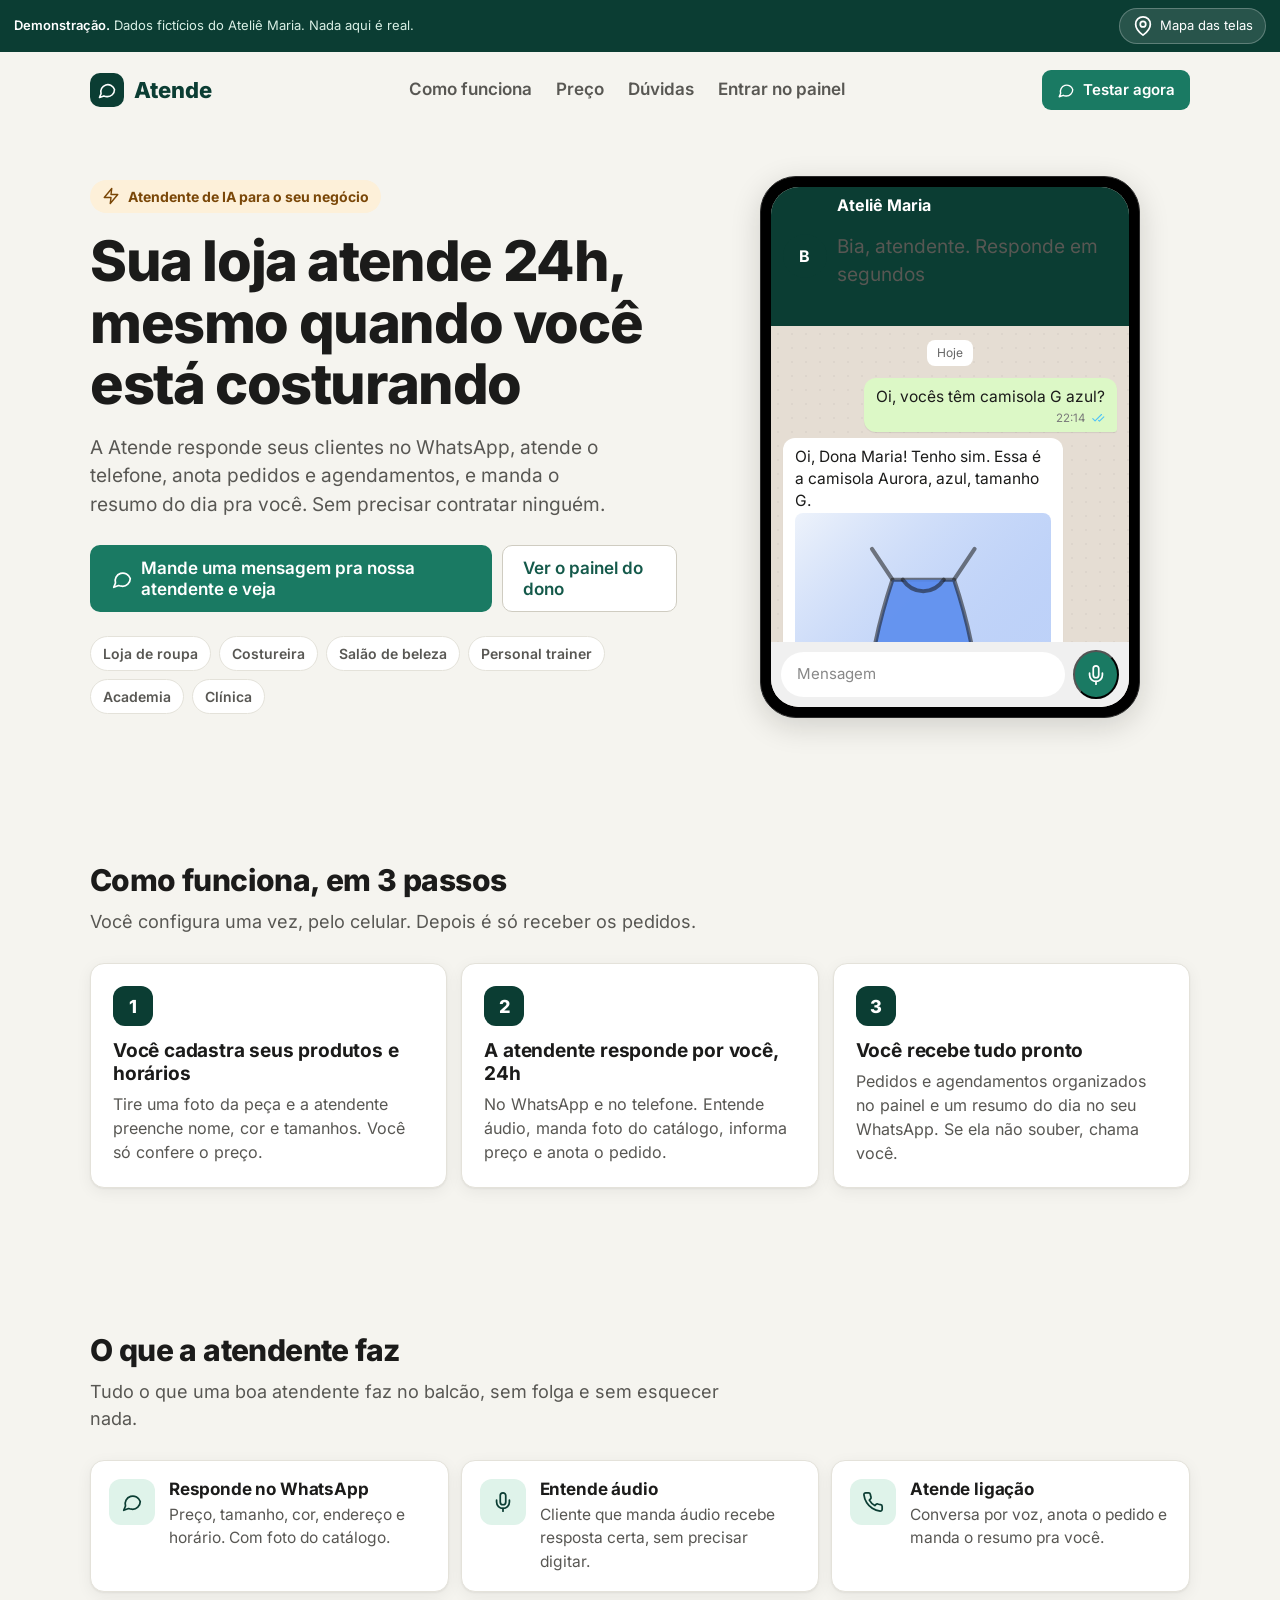
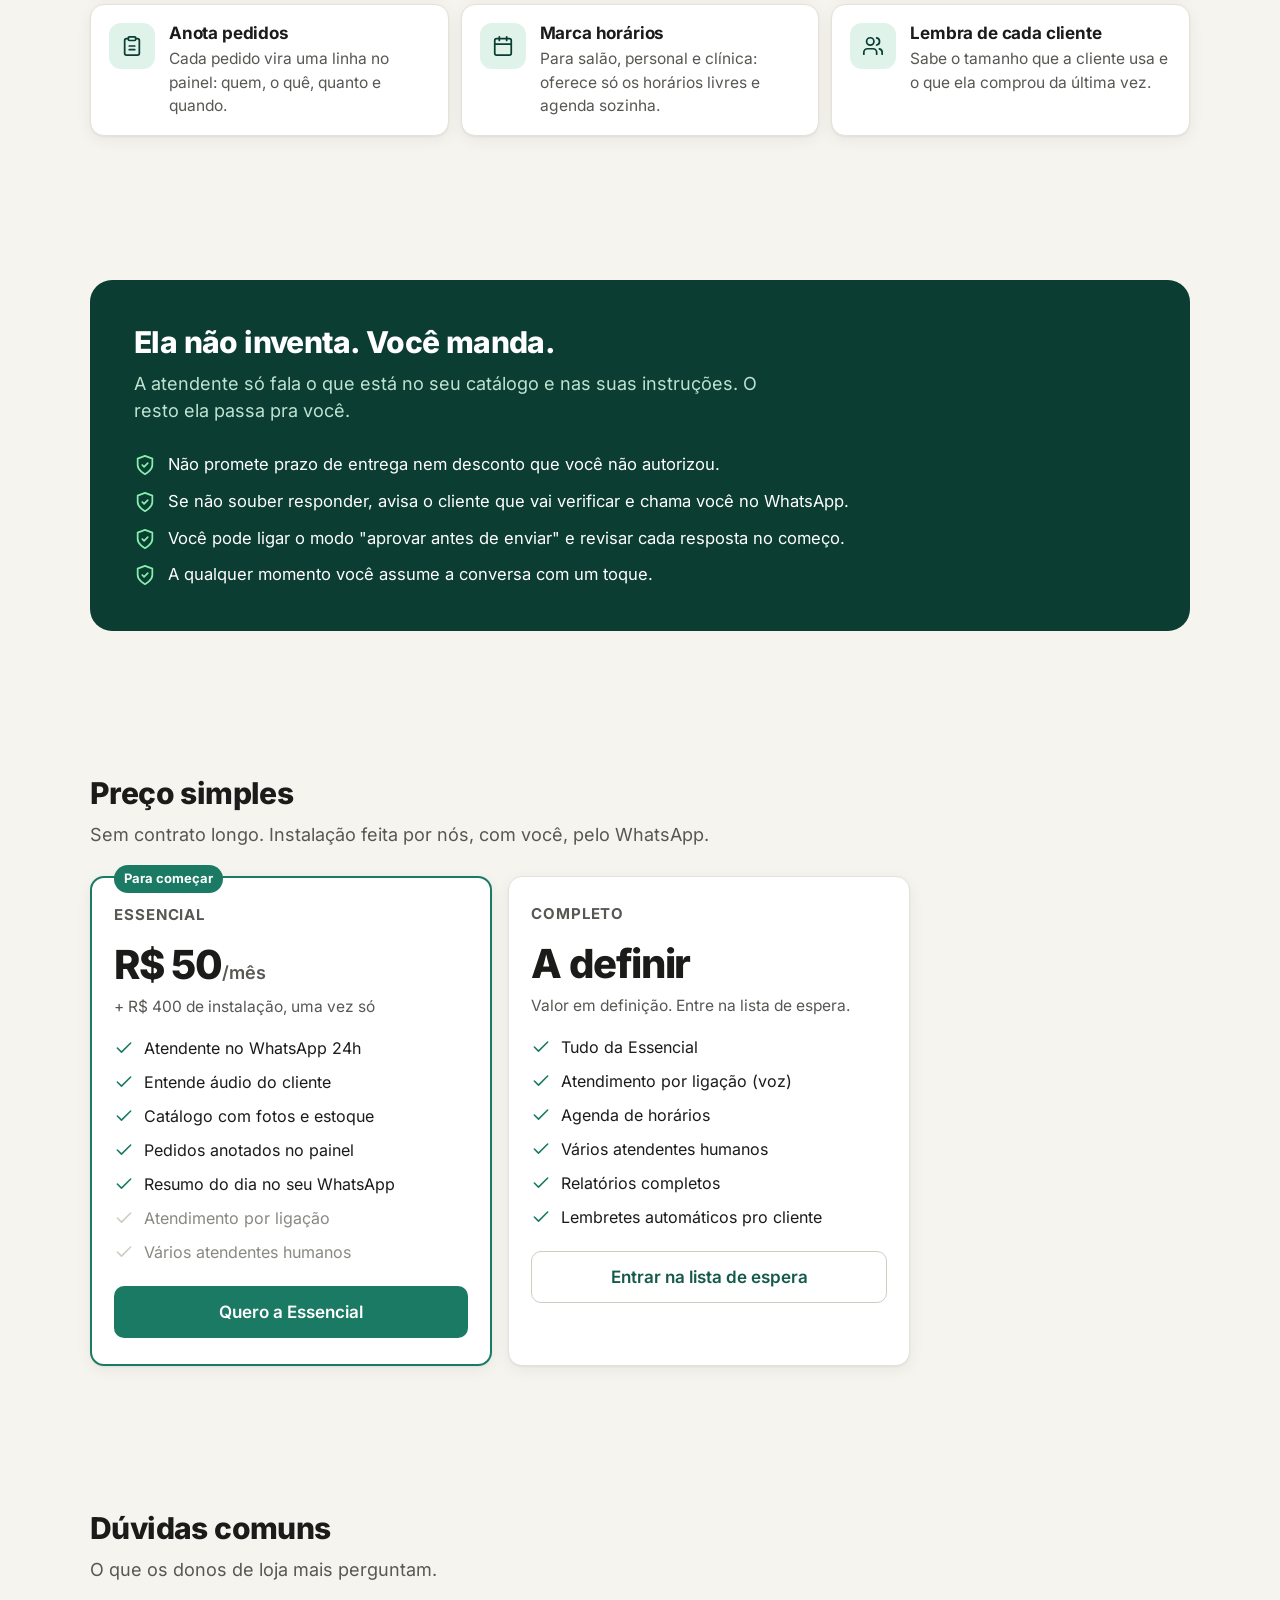
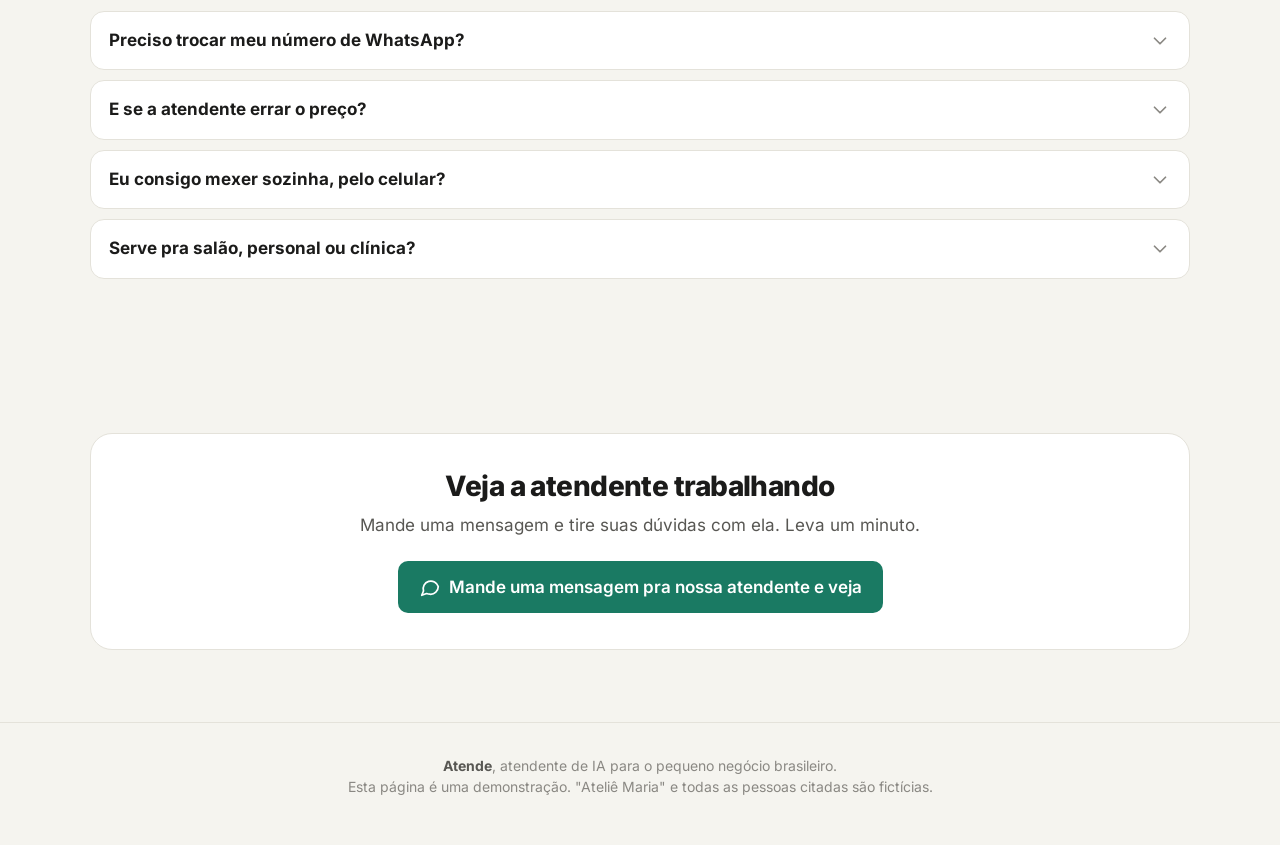
<file: Negócio/Plataforma Atendente IA/esboco/index.html>
<!doctype html>
<html lang="pt-BR">
<head>
<meta charset="utf-8">
<meta name="viewport" content="width=device-width, initial-scale=1">
<title>Atende: sua loja atende 24h</title>
<link rel="stylesheet" href="assets/inter.css">
<link rel="stylesheet" href="assets/style.css">
<script src="assets/app.js" defer></script>
</head>
<body class="site" data-raiz="">

<header class="site-topo">
  <a class="marca" href="index.html"><span class="marca-selo"><i data-icone="mensagem"></i></span>Atende</a>
  <nav class="site-nav">
    <a href="#como-funciona">Como funciona</a>
    <a href="#preco">Preço</a>
    <a href="#perguntas">Dúvidas</a>
    <a href="painel/inicio.html">Entrar no painel</a>
  </nav>
  <a class="btn btn-primario btn-p" href="whatsapp.html"><i data-icone="mensagem" class="ic-p"></i>Testar agora</a>
</header>

<main>
  <section class="secao heroi">
    <div>
      <span class="selo"><i data-icone="raio" class="ic-p"></i>Atendente de IA para o seu negócio</span>
      <h1>Sua loja atende 24h, mesmo quando você está costurando</h1>
      <p class="sub">A Atende responde seus clientes no WhatsApp, atende o telefone, anota pedidos e agendamentos, e manda o resumo do dia pra você. Sem precisar contratar ninguém.</p>
      <div class="cta">
        <a class="btn btn-primario" href="whatsapp.html"><i data-icone="mensagem"></i>Mande uma mensagem pra nossa atendente e veja</a>
        <a class="btn btn-secundario" href="painel/inicio.html">Ver o painel do dono</a>
      </div>
      <div class="publicos">
        <span>Loja de roupa</span><span>Costureira</span><span>Salão de beleza</span><span>Personal trainer</span><span>Academia</span><span>Clínica</span>
      </div>
    </div>
    <div class="heroi-celular">
      <div class="celular"><div class="tela zap">
        <div class="zap-topo"><span class="avatar a-ia avatar-p">B</span><div><div class="nome">Ateliê Maria</div><div class="sub">Bia, atendente. Responde em segundos</div></div></div>
        <div class="zap-corpo">
          <div class="dia-sep">Hoje</div>
          <div class="balao cliente">Oi, vocês têm camisola G azul?<span class="hora">22:14 <i data-icone="check-duplo"></i></span></div>
          <div class="balao ia">Oi, Dona Maria! Tenho sim. Essa é a camisola Aurora, azul, tamanho G.
            <div class="produto-foto" data-produto="camisola" data-cor="#5b8def" data-cor2="#eef3fb"></div>
            <span class="preco">R$ 89,90</span><span class="hora">22:14</span></div>
          <div class="balao cliente">Quero uma. Pode ser pra sexta?<span class="hora">22:15 <i data-icone="check-duplo"></i></span></div>
          <div class="balao ia">Anotei: 1 camisola Aurora azul, tamanho G, R$ 89,90. A Maria confirma o prazo com você amanhã cedo. Prefere pagar por Pix ou na entrega?<span class="hora">22:15</span></div>
          <div class="balao-sistema"><i data-icone="pedidos"></i>Pedido 118 anotado no painel</div>
        </div>
        <div class="zap-rodape"><div class="caixa">Mensagem</div><button class="btn-icone" type="button" aria-label="Enviar"><i data-icone="microfone"></i></button></div>
      </div></div>
    </div>
  </section>

  <section class="secao" id="como-funciona">
    <h2>Como funciona, em 3 passos</h2>
    <p class="sub">Você configura uma vez, pelo celular. Depois é só receber os pedidos.</p>
    <div class="passos">
      <div class="cartao passo"><div class="num">1</div><h3>Você cadastra seus produtos e horários</h3><p>Tire uma foto da peça e a atendente preenche nome, cor e tamanhos. Você só confere o preço.</p></div>
      <div class="cartao passo"><div class="num">2</div><h3>A atendente responde por você, 24h</h3><p>No WhatsApp e no telefone. Entende áudio, manda foto do catálogo, informa preço e anota o pedido.</p></div>
      <div class="cartao passo"><div class="num">3</div><h3>Você recebe tudo pronto</h3><p>Pedidos e agendamentos organizados no painel e um resumo do dia no seu WhatsApp. Se ela não souber, chama você.</p></div>
    </div>
  </section>

  <section class="secao">
    <h2>O que a atendente faz</h2>
    <p class="sub">Tudo o que uma boa atendente faz no balcão, sem folga e sem esquecer nada.</p>
    <div class="recursos">
      <div class="cartao recurso"><div class="ic-caixa"><i data-icone="mensagem"></i></div><div><h3>Responde no WhatsApp</h3><p>Preço, tamanho, cor, endereço e horário. Com foto do catálogo.</p></div></div>
      <div class="cartao recurso"><div class="ic-caixa"><i data-icone="microfone"></i></div><div><h3>Entende áudio</h3><p>Cliente que manda áudio recebe resposta certa, sem precisar digitar.</p></div></div>
      <div class="cartao recurso"><div class="ic-caixa"><i data-icone="telefone"></i></div><div><h3>Atende ligação</h3><p>Conversa por voz, anota o pedido e manda o resumo pra você.</p></div></div>
      <div class="cartao recurso"><div class="ic-caixa"><i data-icone="pedidos"></i></div><div><h3>Anota pedidos</h3><p>Cada pedido vira uma linha no painel: quem, o quê, quanto e quando.</p></div></div>
      <div class="cartao recurso"><div class="ic-caixa"><i data-icone="calendario"></i></div><div><h3>Marca horários</h3><p>Para salão, personal e clínica: oferece só os horários livres e agenda sozinha.</p></div></div>
      <div class="cartao recurso"><div class="ic-caixa"><i data-icone="pessoas"></i></div><div><h3>Lembra de cada cliente</h3><p>Sabe o tamanho que a cliente usa e o que ela comprou da última vez.</p></div></div>
    </div>
  </section>

  <section class="secao">
    <div class="limites">
      <h2>Ela não inventa. Você manda.</h2>
      <p class="sub">A atendente só fala o que está no seu catálogo e nas suas instruções. O resto ela passa pra você.</p>
      <ul>
        <li><i data-icone="escudo"></i>Não promete prazo de entrega nem desconto que você não autorizou.</li>
        <li><i data-icone="escudo"></i>Se não souber responder, avisa o cliente que vai verificar e chama você no WhatsApp.</li>
        <li><i data-icone="escudo"></i>Você pode ligar o modo "aprovar antes de enviar" e revisar cada resposta no começo.</li>
        <li><i data-icone="escudo"></i>A qualquer momento você assume a conversa com um toque.</li>
      </ul>
    </div>
  </section>

  <section class="secao" id="preco">
    <h2>Preço simples</h2>
    <p class="sub">Sem contrato longo. Instalação feita por nós, com você, pelo WhatsApp.</p>
    <div class="precos">
      <div class="cartao preco-cartao destaque">
        <span class="selo-top">Para começar</span>
        <div class="plano">Essencial</div>
        <div class="valor">R$ 50<small>/mês</small></div>
        <div class="instalacao">+ R$ 400 de instalação, uma vez só</div>
        <ul>
          <li><i data-icone="check"></i>Atendente no WhatsApp 24h</li>
          <li><i data-icone="check"></i>Entende áudio do cliente</li>
          <li><i data-icone="check"></i>Catálogo com fotos e estoque</li>
          <li><i data-icone="check"></i>Pedidos anotados no painel</li>
          <li><i data-icone="check"></i>Resumo do dia no seu WhatsApp</li>
          <li class="nao"><i data-icone="check"></i>Atendimento por ligação</li>
          <li class="nao"><i data-icone="check"></i>Vários atendentes humanos</li>
        </ul>
        <a class="btn btn-primario btn-bloco" href="whatsapp.html">Quero a Essencial</a>
      </div>
      <div class="cartao preco-cartao">
        <div class="plano">Completo</div>
        <div class="valor">A definir<small></small></div>
        <div class="instalacao">Valor em definição. Entre na lista de espera.</div>
        <ul>
          <li><i data-icone="check"></i>Tudo da Essencial</li>
          <li><i data-icone="check"></i>Atendimento por ligação (voz)</li>
          <li><i data-icone="check"></i>Agenda de horários</li>
          <li><i data-icone="check"></i>Vários atendentes humanos</li>
          <li><i data-icone="check"></i>Relatórios completos</li>
          <li><i data-icone="check"></i>Lembretes automáticos pro cliente</li>
        </ul>
        <button class="btn btn-secundario btn-bloco" type="button" data-aviso="Você entrou na lista de espera (demonstração)">Entrar na lista de espera</button>
      </div>
    </div>
  </section>

  <section class="secao faq" id="perguntas">
    <h2>Dúvidas comuns</h2>
    <p class="sub">O que os donos de loja mais perguntam.</p>
    <details><summary>Preciso trocar meu número de WhatsApp?<i data-icone="seta-baixo"></i></summary><p>Não. A atendente usa o número que você já tem, pela conexão oficial do WhatsApp. Sem gambiarra de QR code, que a Meta pode bloquear.</p></details>
    <details><summary>E se a atendente errar o preço?<i data-icone="seta-baixo"></i></summary><p>Ela só informa preços que estão no seu catálogo. Se um produto não estiver cadastrado, ela diz que vai verificar e chama você. Você também pode ligar o modo "aprovar antes de enviar".</p></details>
    <details><summary>Eu consigo mexer sozinha, pelo celular?<i data-icone="seta-baixo"></i></summary><p>Sim. O painel foi feito pra celular, com botões grandes. Mudar preço, adicionar peça por foto ou assumir uma conversa leva poucos toques. E a instalação é feita com você, pelo WhatsApp.</p></details>
    <details><summary>Serve pra salão, personal ou clínica?<i data-icone="seta-baixo"></i></summary><p>Sim. No plano Completo a atendente marca horários na sua agenda, oferecendo só os horários livres, e manda lembrete pro cliente.</p></details>
  </section>

  <section class="secao">
    <div class="cta-final">
      <h2>Veja a atendente trabalhando</h2>
      <p>Mande uma mensagem e tire suas dúvidas com ela. Leva um minuto.</p>
      <a class="btn btn-primario" href="whatsapp.html"><i data-icone="mensagem"></i>Mande uma mensagem pra nossa atendente e veja</a>
    </div>
  </section>
</main>

<footer class="rodape">
  <p><strong>Atende</strong>, atendente de IA para o pequeno negócio brasileiro.</p>
  <p>Esta página é uma demonstração. "Ateliê Maria" e todas as pessoas citadas são fictícias.</p>
</footer>

</body>
</html>
</file>
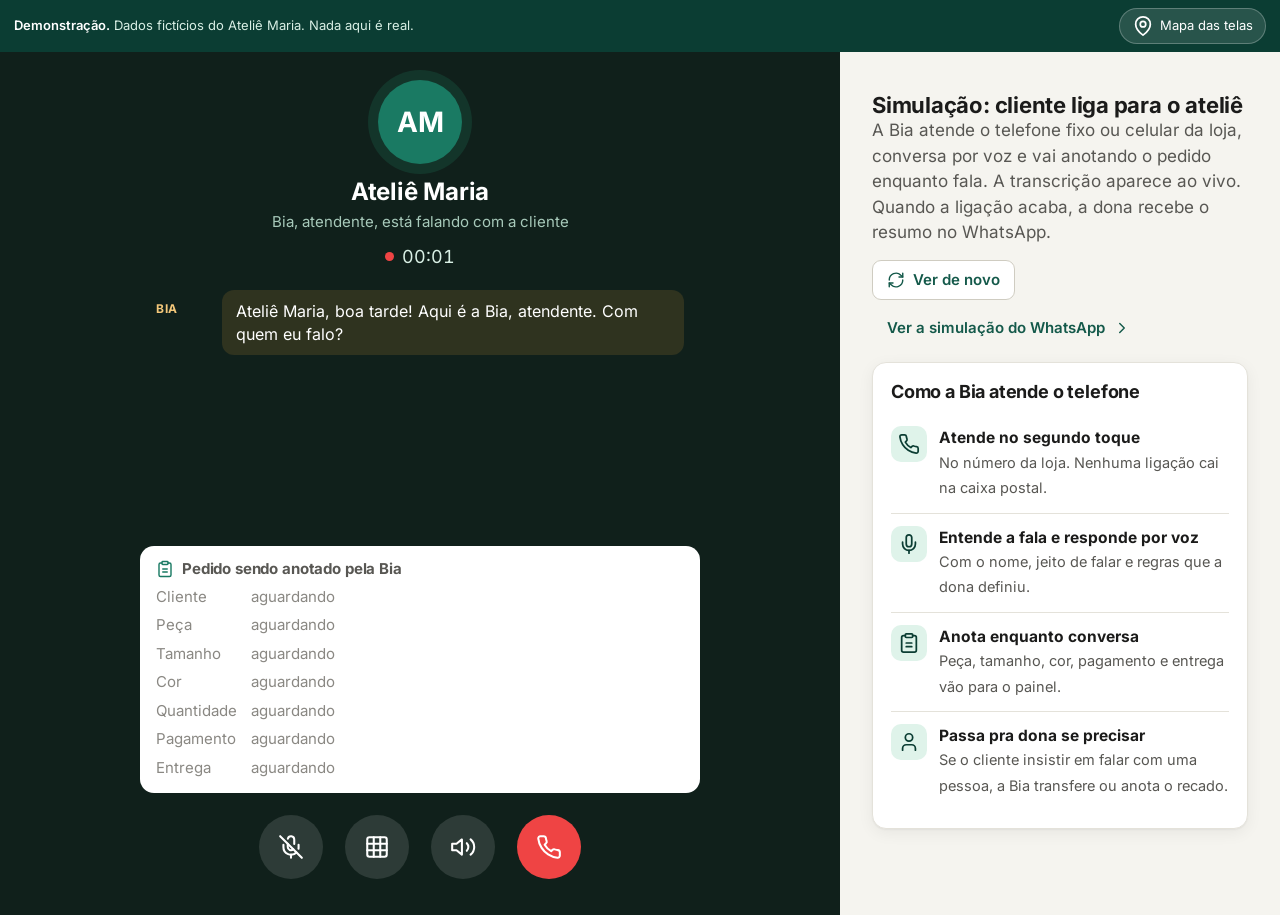
<file: Negócio/Plataforma Atendente IA/esboco/ligacao.html>
<!doctype html>
<html lang="pt-BR">
<head>
<meta charset="utf-8">
<meta name="viewport" content="width=device-width, initial-scale=1">
<title>Atende: simulação de ligação</title>
<link rel="stylesheet" href="assets/inter.css">
<link rel="stylesheet" href="assets/style.css">
<script src="assets/app.js" defer></script>
<style>
  .lado { padding: 20px 16px 40px; display: flex; flex-direction: column; gap: 14px; }
  .lado h2 { font-size: 22px; }
  .lado p.intro { color: var(--texto-2); }
  @media (min-width: 1024px) { .lado { padding: 40px 32px; position: sticky; top: 37px; } }
  .resumo-zap { background: #e5ddd3; border-radius: 12px; padding: 12px; display: flex; flex-direction: column; gap: 6px; }
  .resumo-zap .balao { max-width: 100%; font-size: 14.5px; }
  .depois { display: none; }
  .depois.visivel { display: block; }
</style>
</head>
<body data-raiz="">

<main class="ligacao-grade">
  <section class="chamada" aria-label="Tela de chamada">
    <div class="chamada-topo">
      <div class="avatar">AM</div>
      <h1>Ateliê Maria</h1>
      <div class="sub">Bia, atendente, está falando com a cliente</div>
      <div class="tempo"><span class="ponto"></span><span id="cronometro">00:00</span></div>
    </div>

    <div class="transcricao-viva" id="transcricao" aria-live="polite"></div>

    <div class="anotacao" aria-label="Pedido sendo anotado">
      <h2><i data-icone="pedidos"></i>Pedido sendo anotado pela Bia</h2>
      <dl>
        <dt>Cliente</dt><dd id="an-cliente" class="vazio">aguardando</dd>
        <dt>Peça</dt><dd id="an-peca" class="vazio">aguardando</dd>
        <dt>Tamanho</dt><dd id="an-tamanho" class="vazio">aguardando</dd>
        <dt>Cor</dt><dd id="an-cor" class="vazio">aguardando</dd>
        <dt>Quantidade</dt><dd id="an-qtd" class="vazio">aguardando</dd>
        <dt>Pagamento</dt><dd id="an-pag" class="vazio">aguardando</dd>
        <dt>Entrega</dt><dd id="an-ent" class="vazio">aguardando</dd>
      </dl>
    </div>

    <div class="chamada-controles">
      <button type="button" aria-label="Silenciar"><i data-icone="microfone-off"></i></button>
      <button type="button" aria-label="Teclado"><i data-icone="teclado"></i></button>
      <button type="button" aria-label="Viva-voz"><i data-icone="alto-falante"></i></button>
      <button type="button" class="desligar" aria-label="Desligar" id="desligar"><i data-icone="telefone"></i></button>
    </div>
  </section>

  <aside class="lado">
    <div>
      <h2>Simulação: cliente liga para o ateliê</h2>
      <p class="intro">A Bia atende o telefone fixo ou celular da loja, conversa por voz e vai anotando o pedido enquanto fala. A transcrição aparece ao vivo. Quando a ligação acaba, a dona recebe o resumo no WhatsApp.</p>
    </div>
    <div style="display:flex;gap:8px;flex-wrap:wrap">
      <button class="btn btn-secundario btn-p" type="button" id="reproduzir"><i data-icone="repetir" class="ic-p"></i>Ver de novo</button>
      <a class="btn btn-fantasma btn-p" href="whatsapp.html">Ver a simulação do WhatsApp<i data-icone="seta-direita" class="ic-p"></i></a>
    </div>

    <div class="cartao depois" id="depois">
      <div class="cartao-topo"><h3>Depois da ligação</h3><span class="etiqueta et-verde"><i data-icone="check"></i>Enviado</span></div>
      <p style="color:var(--texto-2);font-size:15px;margin-bottom:12px">Resumo que a Maria recebeu no WhatsApp dela, 10 segundos depois de a cliente desligar:</p>
      <div class="resumo-zap">
        <div class="balao ia"><strong>Ligação atendida, 1 min 32 s</strong><br>Cliente: Dona Maria Jacomim, (11) 9 ####-#### (número de exemplo)<br>Pedido 119: 1 camisola Aurora azul, G, R$ 89,90<br>Pagamento: Pix. Entrega: ela busca no ateliê.<br>Pendência: ela perguntou se tem na cor rosa. Não está no catálogo. Quer que eu responda algo?<span class="hora">10:42</span></div>
      </div>
      <div style="display:flex;gap:8px;margin-top:12px;flex-wrap:wrap">
        <a class="btn btn-primario btn-p" href="painel/pedidos.html">Ver o pedido 119</a>
        <a class="btn btn-secundario btn-p" href="painel/inicio.html">Ver a pendência</a>
      </div>
    </div>

    <div class="cartao">
      <div class="cartao-topo"><h3>Como a Bia atende o telefone</h3></div>
      <div class="passos-ia">
        <div class="passo-ia"><div class="ic-caixa"><i data-icone="telefone"></i></div><div><strong>Atende no segundo toque</strong><span>No número da loja. Nenhuma ligação cai na caixa postal.</span></div></div>
        <div class="passo-ia"><div class="ic-caixa"><i data-icone="microfone"></i></div><div><strong>Entende a fala e responde por voz</strong><span>Com o nome, jeito de falar e regras que a dona definiu.</span></div></div>
        <div class="passo-ia"><div class="ic-caixa"><i data-icone="pedidos"></i></div><div><strong>Anota enquanto conversa</strong><span>Peça, tamanho, cor, pagamento e entrega vão para o painel.</span></div></div>
        <div class="passo-ia"><div class="ic-caixa"><i data-icone="pessoa"></i></div><div><strong>Passa pra dona se precisar</strong><span>Se o cliente insistir em falar com uma pessoa, a Bia transfere ou anota o recado.</span></div></div>
      </div>
    </div>
  </aside>
</main>

<script>
  var FALAS = [
    { de: "ia", t: "Ateliê Maria, boa tarde! Aqui é a Bia, atendente. Com quem eu falo?" },
    { de: "cliente", t: "Oi, é a Maria Jacomim. Eu queria saber se vocês têm aquela camisola azul, tamanho G.", anota: { cliente: "Dona Maria Jacomim" } },
    { de: "ia", t: "Oi, Dona Maria! Tenho sim. É a camisola Aurora, azul, tamanho G, por 89 reais e 90. Quer que eu anote uma pra você?", anota: { peca: "Camisola Aurora", tamanho: "G", cor: "Azul" } },
    { de: "cliente", t: "Quero. Uma só. Tem na cor rosa também?" },
    { de: "ia", t: "Anotei uma, tamanho G. A cor rosa eu não tenho no catálogo, mas vou deixar anotado pra Maria te responder. Você prefere pagar por Pix ou na hora de pegar?", anota: { qtd: "1" } },
    { de: "cliente", t: "Pix. E eu busco aí no ateliê mesmo, é perto de casa." },
    { de: "ia", t: "Perfeito. Fica por Pix e retirada no ateliê, Rua das Flores, 123. A Maria te manda a chave Pix e confirma o dia pelo WhatsApp. Posso ajudar em mais alguma coisa?", anota: { pag: "Pix", ent: "Retira no ateliê" } },
    { de: "cliente", t: "Não, só isso. Obrigada!" },
    { de: "ia", t: "Eu que agradeço, Dona Maria. Até logo!" }
  ];
  var CAMPOS = { cliente: "an-cliente", peca: "an-peca", tamanho: "an-tamanho", cor: "an-cor", qtd: "an-qtd", pag: "an-pag", ent: "an-ent" };
  var temporizadores = [];
  var segundos = 0, cron = null;

  function limpar() {
    temporizadores.forEach(clearTimeout); temporizadores = [];
    clearInterval(cron); segundos = 0; document.getElementById("cronometro").textContent = "00:00";
    document.getElementById("transcricao").innerHTML = "";
    document.getElementById("depois").classList.remove("visivel");
    Object.keys(CAMPOS).forEach(function (k) { var d = document.getElementById(CAMPOS[k]); d.textContent = "aguardando"; d.className = "vazio"; });
  }
  function tique() { segundos++; var m = Math.floor(segundos / 60), s = segundos % 60; document.getElementById("cronometro").textContent = (m < 10 ? "0" : "") + m + ":" + (s < 10 ? "0" : "") + s; }
  function anotar(obj) {
    Object.keys(obj).forEach(function (k) {
      var d = document.getElementById(CAMPOS[k]); d.innerHTML = '<span class="preenchendo"></span>'; d.className = "";
      temporizadores.push(setTimeout(function () { d.textContent = obj[k]; }, 600));
    });
  }
  function digitar(el, texto, cb) {
    var i = 0; el.innerHTML = '<span class="cursor"></span>';
    function passo() {
      i += 3; el.innerHTML = texto.slice(0, i) + (i < texto.length ? '<span class="cursor"></span>' : "");
      el.parentNode.parentNode.scrollTop = el.parentNode.parentNode.scrollHeight;
      if (i < texto.length) temporizadores.push(setTimeout(passo, 28)); else cb();
    }
    passo();
  }
  function reproduzir(instantaneo) {
    limpar();
    var caixa = document.getElementById("transcricao");
    if (instantaneo) {
      FALAS.forEach(function (f) {
        caixa.insertAdjacentHTML("beforeend", '<div class="fala ' + f.de + '"><span class="quem">' + (f.de === "ia" ? "Bia" : "Cliente") + '</span><div class="texto">' + f.t + "</div></div>");
        if (f.anota) Object.keys(f.anota).forEach(function (k) { var d = document.getElementById(CAMPOS[k]); d.textContent = f.anota[k]; d.className = ""; });
      });
      segundos = 92; tique(); segundos--; tique();
      document.getElementById("depois").classList.add("visivel");
      return;
    }
    cron = setInterval(tique, 1000);
    var i = 0;
    function proxima() {
      if (i >= FALAS.length) {
        clearInterval(cron);
        temporizadores.push(setTimeout(function () { document.getElementById("depois").classList.add("visivel"); }, 800));
        return;
      }
      var f = FALAS[i++];
      caixa.insertAdjacentHTML("beforeend", '<div class="fala ' + f.de + '"><span class="quem">' + (f.de === "ia" ? "Bia" : "Cliente") + '</span><div class="texto"></div></div>');
      var el = caixa.lastElementChild.querySelector(".texto");
      digitar(el, f.t, function () {
        if (f.anota) anotar(f.anota);
        temporizadores.push(setTimeout(proxima, 700));
      });
    }
    temporizadores.push(setTimeout(proxima, 500));
  }
  window.aoIniciar = function () {
    document.getElementById("reproduzir").addEventListener("click", function () { reproduzir(false); });
    document.getElementById("desligar").addEventListener("click", function () { reproduzir(true); });
    reproduzir(location.hash === "#completo");
  };
</script>
</body>
</html>
</file>
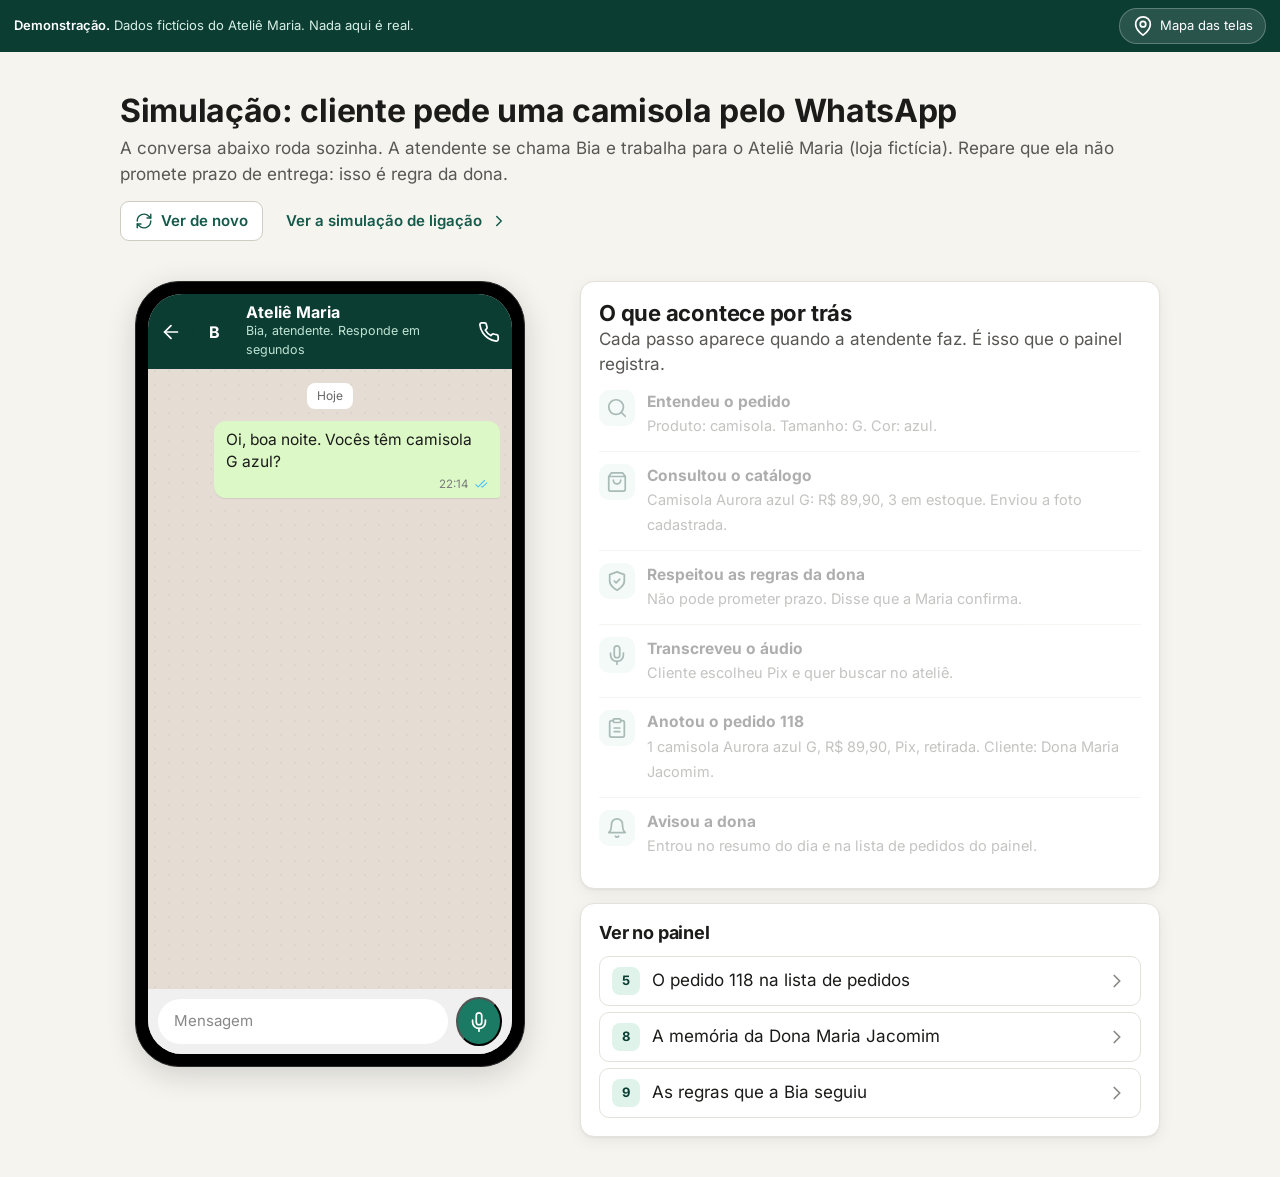
<file: Negócio/Plataforma Atendente IA/esboco/whatsapp.html>
<!doctype html>
<html lang="pt-BR">
<head>
<meta charset="utf-8">
<meta name="viewport" content="width=device-width, initial-scale=1">
<title>Atende: simulação do WhatsApp</title>
<link rel="stylesheet" href="assets/inter.css">
<link rel="stylesheet" href="assets/style.css">
<script src="assets/app.js" defer></script>
<style>
  .simulacao .cabeca { grid-column: 1 / -1; }
  .simulacao .cabeca h1 { font-size: 26px; }
  .simulacao .cabeca p { color: var(--texto-2); margin-top: 6px; }
  .simulacao .cabeca .acoes { display: flex; gap: 8px; margin-top: 14px; flex-wrap: wrap; }
  @media (min-width: 1024px) { .simulacao .cabeca h1 { font-size: 32px; } }
  .passo-ia.espera { opacity: .35; }
</style>
</head>
<body data-raiz="">

<main class="simulacao">
  <div class="cabeca">
    <h1>Simulação: cliente pede uma camisola pelo WhatsApp</h1>
    <p>A conversa abaixo roda sozinha. A atendente se chama Bia e trabalha para o Ateliê Maria (loja fictícia). Repare que ela não promete prazo de entrega: isso é regra da dona.</p>
    <div class="acoes">
      <button class="btn btn-secundario btn-p" type="button" id="reproduzir"><i data-icone="repetir" class="ic-p"></i>Ver de novo</button>
      <a class="btn btn-fantasma btn-p" href="ligacao.html">Ver a simulação de ligação<i data-icone="seta-direita" class="ic-p"></i></a>
    </div>
  </div>

  <div class="celular"><div class="tela zap">
    <div class="zap-topo">
      <i data-icone="voltar"></i>
      <span class="avatar a-ia avatar-p">B</span>
      <div style="flex:1"><div class="nome">Ateliê Maria</div><div class="sub" id="zap-status">Bia, atendente. Responde em segundos</div></div>
      <i data-icone="telefone"></i>
    </div>
    <div class="zap-corpo" id="zap-corpo"><div class="dia-sep">Hoje</div></div>
    <div class="zap-rodape"><div class="caixa">Mensagem</div><button class="btn-icone" type="button" aria-label="Gravar áudio"><i data-icone="microfone"></i></button></div>
  </div></div>

  <aside class="bastidores">
    <div class="cartao">
      <h2>O que acontece por trás</h2>
      <p class="intro">Cada passo aparece quando a atendente faz. É isso que o painel registra.</p>
      <div class="passos-ia" id="bastidores">
        <div class="passo-ia espera" data-passo="1"><div class="ic-caixa"><i data-icone="buscar"></i></div><div><strong>Entendeu o pedido</strong><span>Produto: camisola. Tamanho: G. Cor: azul.</span></div></div>
        <div class="passo-ia espera" data-passo="2"><div class="ic-caixa"><i data-icone="sacola"></i></div><div><strong>Consultou o catálogo</strong><span>Camisola Aurora azul G: R$ 89,90, 3 em estoque. Enviou a foto cadastrada.</span></div></div>
        <div class="passo-ia espera" data-passo="3"><div class="ic-caixa"><i data-icone="escudo"></i></div><div><strong>Respeitou as regras da dona</strong><span>Não pode prometer prazo. Disse que a Maria confirma.</span></div></div>
        <div class="passo-ia espera" data-passo="4"><div class="ic-caixa"><i data-icone="microfone"></i></div><div><strong>Transcreveu o áudio</strong><span>Cliente escolheu Pix e quer buscar no ateliê.</span></div></div>
        <div class="passo-ia espera" data-passo="5"><div class="ic-caixa"><i data-icone="pedidos"></i></div><div><strong>Anotou o pedido 118</strong><span>1 camisola Aurora azul G, R$ 89,90, Pix, retirada. Cliente: Dona Maria Jacomim.</span></div></div>
        <div class="passo-ia espera" data-passo="6"><div class="ic-caixa"><i data-icone="sino"></i></div><div><strong>Avisou a dona</strong><span>Entrou no resumo do dia e na lista de pedidos do painel.</span></div></div>
      </div>
    </div>
    <div class="cartao">
      <div class="cartao-topo"><h3>Ver no painel</h3></div>
      <div class="mapa-lista">
        <a href="painel/pedidos.html"><span class="num">5</span>O pedido 118 na lista de pedidos<i data-icone="seta-direita"></i></a>
        <a href="painel/clientes.html"><span class="num">8</span>A memória da Dona Maria Jacomim<i data-icone="seta-direita"></i></a>
        <a href="painel/atendente.html"><span class="num">9</span>As regras que a Bia seguiu<i data-icone="seta-direita"></i></a>
      </div>
    </div>
  </aside>
</main>

<script>
  var ROTEIRO = [
    { de: "cliente", h: "22:14", html: "Oi, boa noite. Vocês têm camisola G azul?" },
    { de: "ia", h: "22:14", passo: 1, html: "Oi, Dona Maria, boa noite! Tenho sim." },
    { de: "ia", h: "22:14", passo: 2, html: 'Essa é a camisola Aurora, azul, tamanho G. Tecido de cetim com renda no busto.<div class="produto-foto" data-produto="camisola" data-cor="#5b8def" data-cor2="#eef3fb"></div><span class="preco">R$ 89,90</span>' },
    { de: "cliente", h: "22:15", html: "Quero uma. Pode ser pra sexta?" },
    { de: "ia", h: "22:15", passo: 3, html: "Anotei: 1 camisola Aurora azul, tamanho G, R$ 89,90. Sobre o prazo, a Maria confirma com você amanhã cedo, ela é quem fecha a agenda de costura. Prefere pagar por Pix ou na entrega?" },
    { de: "cliente", h: "22:16", audio: true, dur: "0:11", transcricao: "Pix. E me manda o endereço do ateliê, se der eu busco lá mesmo." },
    { de: "ia", h: "22:16", passo: 4, html: "Entendi o seu áudio. Fica por Pix, então, e você pode buscar no ateliê." },
    { de: "ia", h: "22:16", passo: 5, html: "O endereço é Rua das Flores, 123, Centro (endereço de exemplo). Aberto de segunda a sábado, das 9h às 18h.<br><br>Seu pedido ficou assim:<br><strong>1 camisola Aurora azul, G</strong><br>R$ 89,90, pagamento por Pix, retirada no ateliê.<br><br>A Maria te manda a chave Pix e confirma o dia. Obrigada, Dona Maria!" },
    { de: "sistema", passo: 6, html: "Pedido 118 anotado no painel" },
    { de: "cliente", h: "22:17", html: "Obrigada, Bia!" },
    { de: "ia", h: "22:17", html: "Eu que agradeço. Qualquer coisa é só chamar." }
  ];

  function ondas() {
    var h = "", alturas = [8, 14, 20, 12, 24, 18, 10, 22, 16, 8, 20, 26, 14, 10, 18, 22, 12, 8, 16, 20, 10, 14, 24, 12, 8];
    alturas.forEach(function (a) { h += '<i style="height:' + a + 'px"></i>'; });
    return h;
  }
  function montarBalao(m) {
    if (m.de === "sistema") {
      return '<div class="balao-sistema"><i data-icone="pedidos"></i>' + m.html + "</div>";
    }
    var cls = "balao " + m.de;
    var corpo;
    if (m.audio) {
      corpo = '<div class="audio"><span class="play"><i data-icone="tocar"></i></span><span class="onda">' + ondas() + '</span><span class="dur">' + m.dur + '</span></div>' +
        '<div class="transcricao"><i data-icone="brilho"></i><span>A Bia entendeu: "' + m.transcricao + '"</span></div>';
    } else {
      corpo = m.html;
    }
    var hora = '<span class="hora">' + m.h + (m.de === "cliente" ? ' <i data-icone="check-duplo"></i>' : "") + "</span>";
    return '<div class="' + cls + '">' + corpo + hora + "</div>";
  }

  var tocando = null;
  function reproduzir() {
    if (tocando) clearTimeout(tocando);
    var corpo = document.getElementById("zap-corpo");
    corpo.innerHTML = '<div class="dia-sep">Hoje</div>';
    document.querySelectorAll(".passo-ia").forEach(function (p) { p.classList.add("espera"); });
    var i = 0;
    function proximo() {
      if (i >= ROTEIRO.length) { document.getElementById("zap-status").textContent = "Bia, atendente. Responde em segundos"; return; }
      var m = ROTEIRO[i++];
      var atraso = m.de === "ia" ? 1100 : 900;
      if (m.de === "ia") {
        document.getElementById("zap-status").textContent = "Bia está digitando...";
        var dig = document.createElement("div"); dig.className = "digitando"; dig.innerHTML = "<i></i><i></i><i></i>";
        corpo.appendChild(dig); corpo.scrollTop = corpo.scrollHeight;
        tocando = setTimeout(function () {
          dig.remove();
          inserir(m);
          document.getElementById("zap-status").textContent = "Bia, atendente. Responde em segundos";
          tocando = setTimeout(proximo, 700);
        }, atraso);
      } else {
        tocando = setTimeout(function () { inserir(m); tocando = setTimeout(proximo, 500); }, atraso);
      }
    }
    function inserir(m) {
      corpo.insertAdjacentHTML("beforeend", montarBalao(m));
      window.pintarIcones(corpo);
      corpo.querySelectorAll("[data-produto]").forEach(function (el) { if (!el.firstChild) el.innerHTML = window.produtoSVG(el.getAttribute("data-produto"), el.getAttribute("data-cor"), el.getAttribute("data-cor2")); });
      corpo.scrollTop = corpo.scrollHeight;
      if (m.passo) { var p = document.querySelector('.passo-ia[data-passo="' + m.passo + '"]'); if (p) p.classList.remove("espera"); }
    }
    proximo();
  }
  window.aoIniciar = function () {
    document.getElementById("reproduzir").addEventListener("click", reproduzir);
    if (location.hash === "#completo") {
      var corpo = document.getElementById("zap-corpo");
      ROTEIRO.forEach(function (m) { corpo.insertAdjacentHTML("beforeend", montarBalao(m)); });
      window.pintarIcones(corpo);
      corpo.querySelectorAll("[data-produto]").forEach(function (el) { el.innerHTML = window.produtoSVG(el.getAttribute("data-produto"), el.getAttribute("data-cor"), el.getAttribute("data-cor2")); });
      document.querySelectorAll(".passo-ia").forEach(function (p) { p.classList.remove("espera"); });
      corpo.scrollTop = corpo.scrollHeight;
    } else {
      reproduzir();
    }
  };
</script>
</body>
</html>
</file>
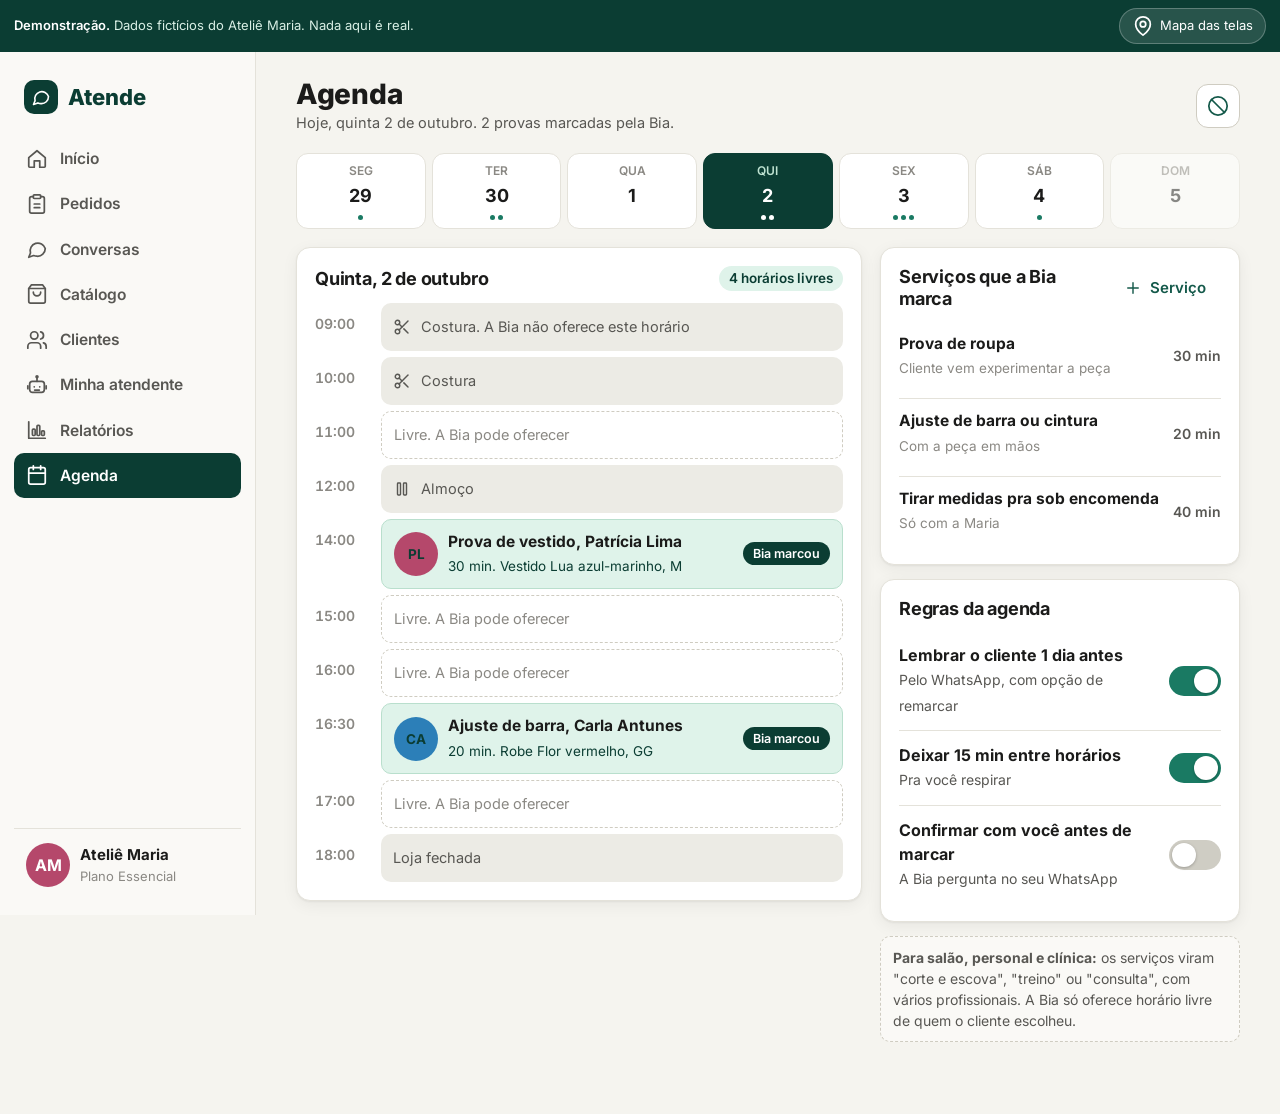
<file: Negócio/Plataforma Atendente IA/esboco/painel/agenda.html>
<!doctype html>
<html lang="pt-BR">
<head>
<meta charset="utf-8">
<meta name="viewport" content="width=device-width, initial-scale=1">
<title>Atende: Agenda</title>
<link rel="stylesheet" href="../assets/inter.css">
<link rel="stylesheet" href="../assets/style.css">
<script src="../assets/app.js" defer></script>
<style>
  .servicos { display: grid; gap: 8px; }
  .servico { display: flex; align-items: center; gap: 12px; padding: 10px 0; border-top: 1px solid var(--borda); }
  .servico:first-child { border-top: 0; }
  .servico strong { display: block; font-size: 15.5px; }
  .servico span { font-size: 13.5px; color: var(--texto-3); }
  .servico .dur { margin-left: auto; font-weight: 600; font-size: 14px; color: var(--texto-2); white-space: nowrap; }
  .exemplo-nota { font-size: 14px; color: var(--texto-2); background: var(--superficie-2); border: 1px dashed var(--borda-forte); border-radius: 10px; padding: 10px 12px; }
</style>
</head>
<body data-raiz="../" data-tela="agenda">

<div class="painel">
  <main class="painel-principal">
    <header class="app-barra">
      <div style="flex:1"><h1>Agenda</h1><div class="sub">Hoje, quinta 2 de outubro. 2 provas marcadas pela Bia.</div></div>
      <div class="acoes"><button class="btn btn-secundario btn-icone" type="button" aria-label="Bloquear horário" data-abrir="folha-bloquear"><i data-icone="bloquear"></i></button></div>
    </header>

    <div class="conteudo">
      <div class="semana" role="group" aria-label="Semana">
        <div class="dia"><div class="ds">Seg</div><div class="dn">29</div><div class="pts"><i></i></div></div>
        <div class="dia"><div class="ds">Ter</div><div class="dn">30</div><div class="pts"><i></i><i></i></div></div>
        <div class="dia"><div class="ds">Qua</div><div class="dn">1</div><div class="pts"></div></div>
        <div class="dia hoje"><div class="ds">Qui</div><div class="dn">2</div><div class="pts"><i></i><i></i></div></div>
        <div class="dia"><div class="ds">Sex</div><div class="dn">3</div><div class="pts"><i></i><i></i><i></i></div></div>
        <div class="dia"><div class="ds">Sáb</div><div class="dn">4</div><div class="pts"><i></i></div></div>
        <div class="dia" style="opacity:.5"><div class="ds">Dom</div><div class="dn">5</div><div class="pts"></div></div>
      </div>

      <div class="agenda-grade">
        <section class="cartao">
          <div class="cartao-topo"><h2>Quinta, 2 de outubro</h2><span class="etiqueta et-verde">4 horários livres</span></div>
          <div class="horarios">
            <div class="horario"><div class="h">09:00</div><div class="slot bloqueado"><i data-icone="tesoura" class="ic-p"></i>Costura. A Bia não oferece este horário</div></div>
            <div class="horario"><div class="h">10:00</div><div class="slot bloqueado"><i data-icone="tesoura" class="ic-p"></i>Costura</div></div>
            <div class="horario"><div class="h">11:00</div><div class="slot livre">Livre. A Bia pode oferecer</div></div>
            <div class="horario"><div class="h">12:00</div><div class="slot bloqueado"><i data-icone="pausa" class="ic-p"></i>Almoço</div></div>
            <div class="horario"><div class="h">14:00</div><div class="slot marcado"><span class="avatar a-4 avatar-p">PL</span><div><strong>Prova de vestido, Patrícia Lima</strong><span>30 min. Vestido Lua azul-marinho, M</span></div><span class="etiqueta et-ia ia-marca">Bia marcou</span></div></div>
            <div class="horario"><div class="h">15:00</div><div class="slot livre">Livre. A Bia pode oferecer</div></div>
            <div class="horario"><div class="h">16:00</div><div class="slot livre">Livre. A Bia pode oferecer</div></div>
            <div class="horario"><div class="h">16:30</div><div class="slot marcado"><span class="avatar a-3 avatar-p">CA</span><div><strong>Ajuste de barra, Carla Antunes</strong><span>20 min. Robe Flor vermelho, GG</span></div><span class="etiqueta et-ia ia-marca">Bia marcou</span></div></div>
            <div class="horario"><div class="h">17:00</div><div class="slot livre">Livre. A Bia pode oferecer</div></div>
            <div class="horario"><div class="h">18:00</div><div class="slot bloqueado">Loja fechada</div></div>
          </div>
        </section>

        <div style="display:grid;gap:14px">
          <section class="cartao">
            <div class="cartao-topo"><h2>Serviços que a Bia marca</h2><button class="btn btn-fantasma btn-p" type="button" data-aviso="Novo serviço (demonstração)"><i data-icone="mais" class="ic-p"></i>Serviço</button></div>
            <div class="servicos">
              <div class="servico"><div><strong>Prova de roupa</strong><span>Cliente vem experimentar a peça</span></div><span class="dur">30 min</span></div>
              <div class="servico"><div><strong>Ajuste de barra ou cintura</strong><span>Com a peça em mãos</span></div><span class="dur">20 min</span></div>
              <div class="servico"><div><strong>Tirar medidas pra sob encomenda</strong><span>Só com a Maria</span></div><span class="dur">40 min</span></div>
            </div>
          </section>

          <section class="cartao">
            <div class="cartao-topo"><h2>Regras da agenda</h2></div>
            <div class="lista-interruptores">
              <div class="item-interruptor"><div class="texto"><strong>Lembrar o cliente 1 dia antes</strong><span>Pelo WhatsApp, com opção de remarcar</span></div><button class="interruptor" type="button" role="switch" aria-checked="true" aria-label="Lembrete"></button></div>
              <div class="item-interruptor"><div class="texto"><strong>Deixar 15 min entre horários</strong><span>Pra você respirar</span></div><button class="interruptor" type="button" role="switch" aria-checked="true" aria-label="Intervalo"></button></div>
              <div class="item-interruptor"><div class="texto"><strong>Confirmar com você antes de marcar</strong><span>A Bia pergunta no seu WhatsApp</span></div><button class="interruptor" type="button" role="switch" aria-checked="false" aria-label="Confirmar antes"></button></div>
            </div>
          </section>

          <div class="exemplo-nota"><strong>Para salão, personal e clínica:</strong> os serviços viram "corte e escova", "treino" ou "consulta", com vários profissionais. A Bia só oferece horário livre de quem o cliente escolheu.</div>
        </div>
      </div>
    </div>
  </main>
</div>

<div class="veu" id="folha-bloquear">
  <div class="folha" role="dialog" aria-label="Bloquear horário">
    <div class="folha-alca"></div>
    <h2>Bloquear horário</h2>
    <p class="sub">A Bia para de oferecer esse horário na hora.</p>
    <div style="display:grid;gap:12px">
      <div class="campo"><label>Dia</label><input class="entrada" value="Quinta, 2 de outubro"></div>
      <div class="horas" style="display:grid;grid-template-columns:1fr 1fr;gap:10px"><div class="campo"><label>De</label><input class="entrada" value="15:00"></div><div class="campo"><label>Até</label><input class="entrada" value="17:00"></div></div>
      <div class="campo"><label>Motivo (só você vê)</label><input class="entrada" placeholder="Ex.: buscar tecido"></div>
    </div>
    <div style="display:grid;gap:8px;margin-top:16px">
      <button class="btn btn-primario btn-bloco" type="button" data-fechar data-aviso="Horário bloqueado (demonstração)"><i data-icone="check"></i>Bloquear</button>
      <button class="btn btn-secundario btn-bloco" type="button" data-fechar>Cancelar</button>
    </div>
  </div>
</div>

</body>
</html>
</file>
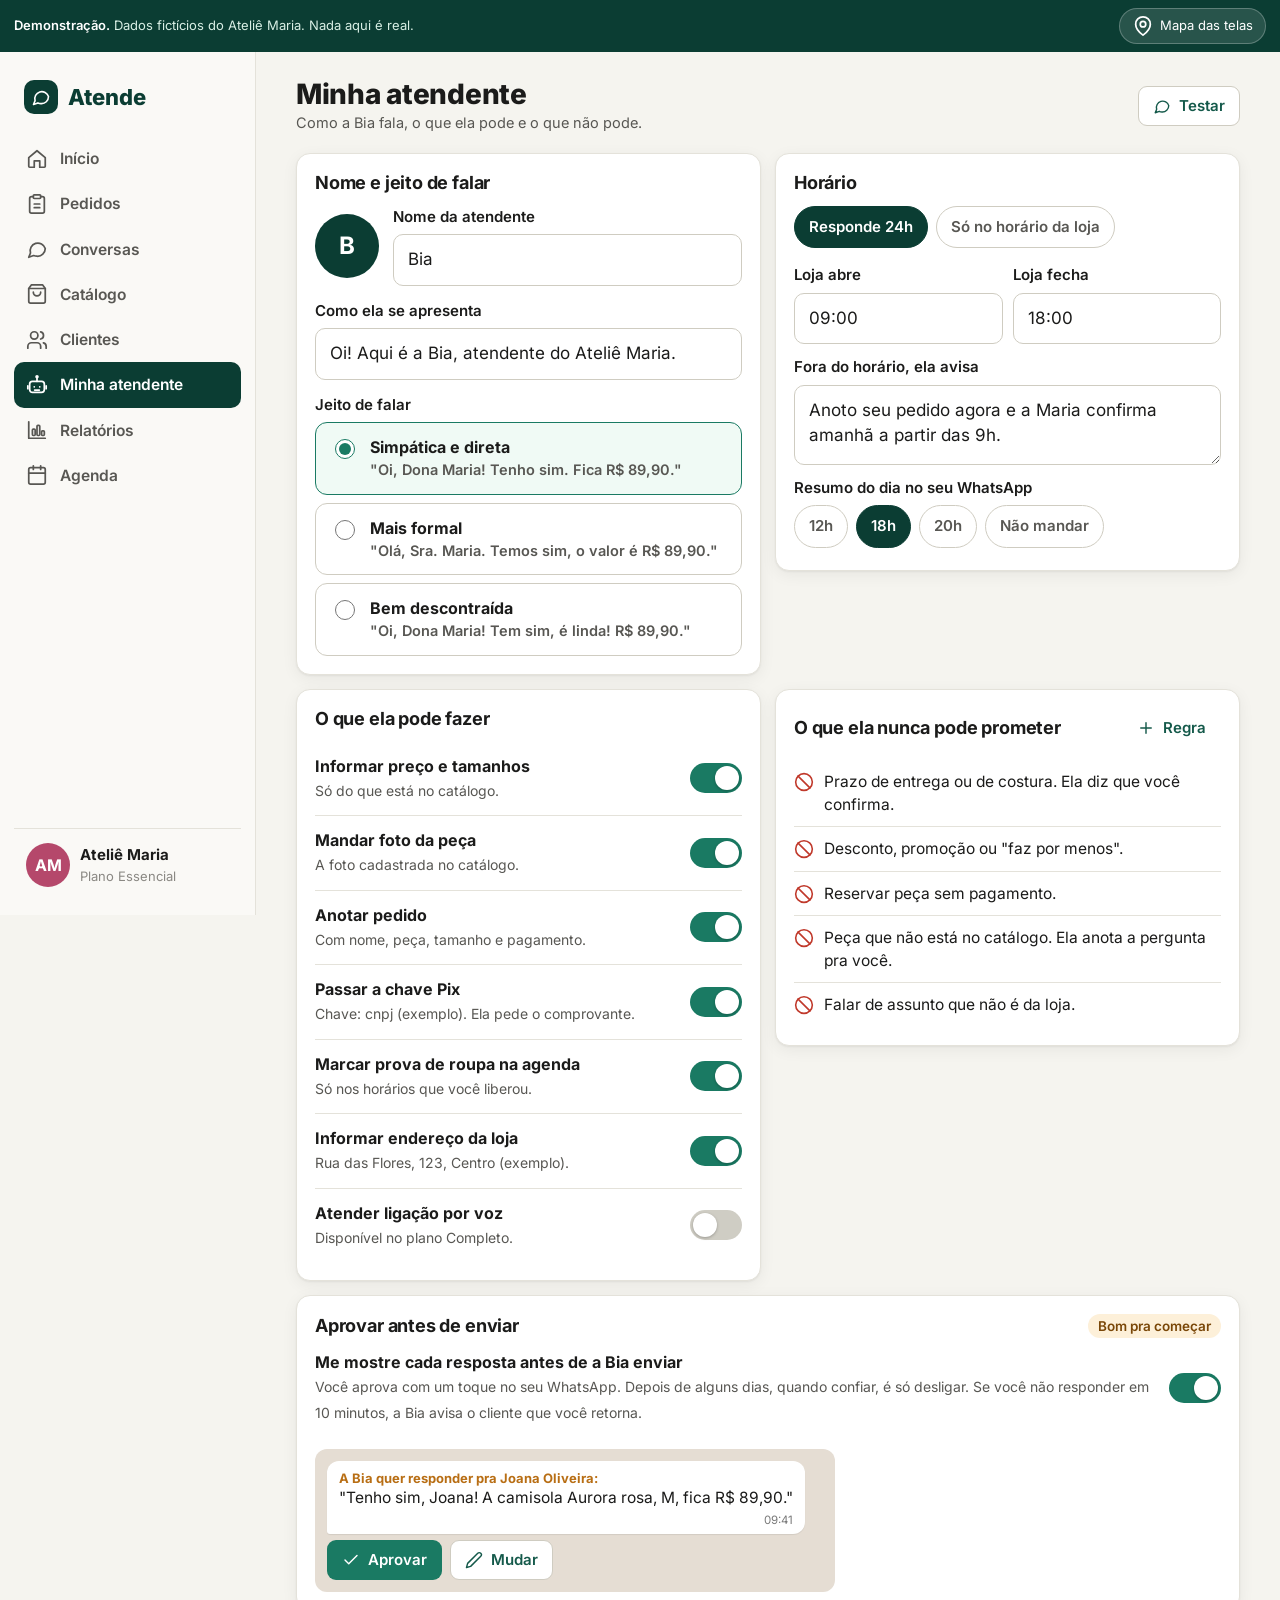
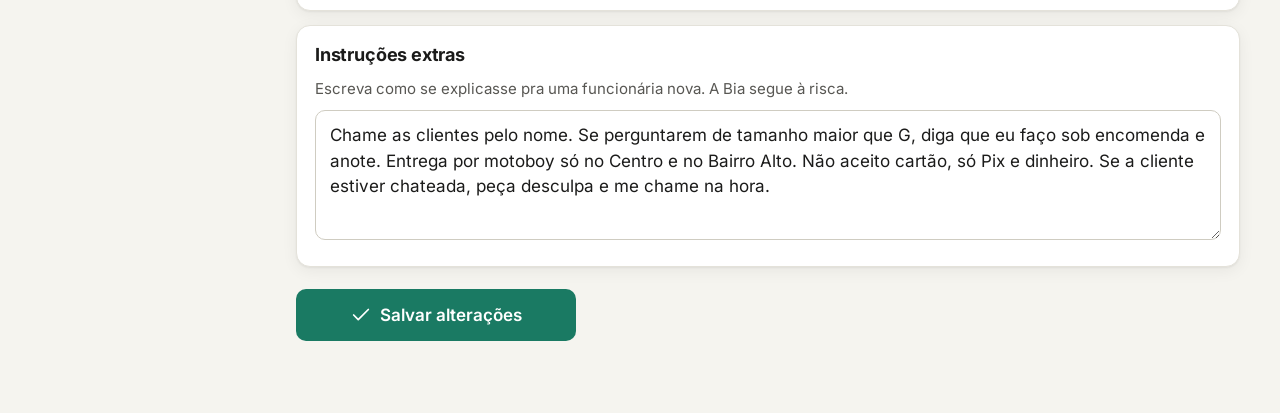
<file: Negócio/Plataforma Atendente IA/esboco/painel/atendente.html>
<!doctype html>
<html lang="pt-BR">
<head>
<meta charset="utf-8">
<meta name="viewport" content="width=device-width, initial-scale=1">
<title>Atende: Minha atendente</title>
<link rel="stylesheet" href="../assets/inter.css">
<link rel="stylesheet" href="../assets/style.css">
<script src="../assets/app.js" defer></script>
<style>
  .form-grade { display: grid; gap: 14px; }
  @media (min-width: 1024px) { .form-grade { grid-template-columns: 1fr 1fr; align-items: start; } .form-grade .largo { grid-column: 1 / -1; } }
  .nome-ia { display: flex; gap: 14px; align-items: center; }
  .nome-ia .avatar { width: 64px; height: 64px; font-size: 24px; }
  .horas { display: grid; grid-template-columns: 1fr 1fr; gap: 10px; }
  .regras-nao li { display: flex; gap: 10px; padding: 10px 0; border-top: 1px solid var(--borda); font-size: 15.5px; align-items: flex-start; }
  .regras-nao li:first-child { border-top: 0; }
  .regras-nao li .ic { color: var(--vermelho-600); margin-top: 2px; width: 20px; height: 20px; }
  .regras-nao li button { margin-left: auto; }
</style>
</head>
<body data-raiz="../" data-tela="atendente">

<div class="painel">
  <main class="painel-principal">
    <header class="app-barra">
      <div style="flex:1"><h1>Minha atendente</h1><div class="sub">Como a Bia fala, o que ela pode e o que não pode.</div></div>
      <div class="acoes"><a class="btn btn-secundario btn-p" href="../whatsapp.html"><i data-icone="mensagem" class="ic-p"></i>Testar</a></div>
    </header>

    <div class="conteudo">
      <div class="form-grade">
        <section class="cartao">
          <div class="cartao-topo"><h2>Nome e jeito de falar</h2></div>
          <div class="nome-ia" style="margin-bottom:14px"><span class="avatar a-ia">B</span><div class="campo" style="flex:1"><label for="nome">Nome da atendente</label><input class="entrada" id="nome" value="Bia"></div></div>
          <div class="campo" style="margin-bottom:14px"><label>Como ela se apresenta</label><input class="entrada" value="Oi! Aqui é a Bia, atendente do Ateliê Maria."></div>
          <div class="campo">
            <label>Jeito de falar</label>
            <div class="opcoes-radio">
              <label class="opcao-radio"><input type="radio" name="tom" checked><div><strong>Simpática e direta</strong><span>"Oi, Dona Maria! Tenho sim. Fica R$ 89,90."</span></div></label>
              <label class="opcao-radio"><input type="radio" name="tom"><div><strong>Mais formal</strong><span>"Olá, Sra. Maria. Temos sim, o valor é R$ 89,90."</span></div></label>
              <label class="opcao-radio"><input type="radio" name="tom"><div><strong>Bem descontraída</strong><span>"Oi, Dona Maria! Tem sim, é linda! R$ 89,90."</span></div></label>
            </div>
          </div>
        </section>

        <section class="cartao">
          <div class="cartao-topo"><h2>Horário</h2></div>
          <div class="fichas" style="margin-bottom:12px">
            <button class="ficha" data-grupo="hr" aria-pressed="true" type="button">Responde 24h</button>
            <button class="ficha" data-grupo="hr" aria-pressed="false" type="button">Só no horário da loja</button>
          </div>
          <div class="horas" style="margin-bottom:12px">
            <div class="campo"><label>Loja abre</label><input class="entrada" value="09:00"></div>
            <div class="campo"><label>Loja fecha</label><input class="entrada" value="18:00"></div>
          </div>
          <div class="campo" style="margin-bottom:12px"><label>Fora do horário, ela avisa</label><textarea class="entrada" style="min-height:80px">Anoto seu pedido agora e a Maria confirma amanhã a partir das 9h.</textarea></div>
          <div class="campo"><label>Resumo do dia no seu WhatsApp</label><div class="fichas"><button class="ficha" data-grupo="rs" aria-pressed="false" type="button">12h</button><button class="ficha" data-grupo="rs" aria-pressed="true" type="button">18h</button><button class="ficha" data-grupo="rs" aria-pressed="false" type="button">20h</button><button class="ficha" data-grupo="rs" aria-pressed="false" type="button">Não mandar</button></div></div>
        </section>

        <section class="cartao">
          <div class="cartao-topo"><h2>O que ela pode fazer</h2></div>
          <div class="lista-interruptores">
            <div class="item-interruptor"><div class="texto"><strong>Informar preço e tamanhos</strong><span>Só do que está no catálogo.</span></div><button class="interruptor" type="button" role="switch" aria-checked="true" aria-label="Informar preço"></button></div>
            <div class="item-interruptor"><div class="texto"><strong>Mandar foto da peça</strong><span>A foto cadastrada no catálogo.</span></div><button class="interruptor" type="button" role="switch" aria-checked="true" aria-label="Mandar foto"></button></div>
            <div class="item-interruptor"><div class="texto"><strong>Anotar pedido</strong><span>Com nome, peça, tamanho e pagamento.</span></div><button class="interruptor" type="button" role="switch" aria-checked="true" aria-label="Anotar pedido"></button></div>
            <div class="item-interruptor"><div class="texto"><strong>Passar a chave Pix</strong><span>Chave: cnpj (exemplo). Ela pede o comprovante.</span></div><button class="interruptor" type="button" role="switch" aria-checked="true" aria-label="Passar chave Pix"></button></div>
            <div class="item-interruptor"><div class="texto"><strong>Marcar prova de roupa na agenda</strong><span>Só nos horários que você liberou.</span></div><button class="interruptor" type="button" role="switch" aria-checked="true" aria-label="Marcar prova"></button></div>
            <div class="item-interruptor"><div class="texto"><strong>Informar endereço da loja</strong><span>Rua das Flores, 123, Centro (exemplo).</span></div><button class="interruptor" type="button" role="switch" aria-checked="true" aria-label="Informar endereço"></button></div>
            <div class="item-interruptor"><div class="texto"><strong>Atender ligação por voz</strong><span>Disponível no plano Completo.</span></div><button class="interruptor" type="button" role="switch" aria-checked="false" aria-label="Atender ligação"></button></div>
          </div>
        </section>

        <section class="cartao">
          <div class="cartao-topo"><h2>O que ela nunca pode prometer</h2><button class="btn btn-fantasma btn-p" type="button" data-aviso="Nova regra (demonstração)"><i data-icone="mais" class="ic-p"></i>Regra</button></div>
          <ul class="regras-nao">
            <li><i data-icone="bloquear"></i><span>Prazo de entrega ou de costura. Ela diz que você confirma.</span></li>
            <li><i data-icone="bloquear"></i><span>Desconto, promoção ou "faz por menos".</span></li>
            <li><i data-icone="bloquear"></i><span>Reservar peça sem pagamento.</span></li>
            <li><i data-icone="bloquear"></i><span>Peça que não está no catálogo. Ela anota a pergunta pra você.</span></li>
            <li><i data-icone="bloquear"></i><span>Falar de assunto que não é da loja.</span></li>
          </ul>
        </section>

        <section class="cartao largo">
          <div class="cartao-topo"><h2>Aprovar antes de enviar</h2><span class="etiqueta et-ambar">Bom pra começar</span></div>
          <div class="item-interruptor" style="border-top:0;padding-top:0">
            <div class="texto"><strong>Me mostre cada resposta antes de a Bia enviar</strong><span>Você aprova com um toque no seu WhatsApp. Depois de alguns dias, quando confiar, é só desligar. Se você não responder em 10 minutos, a Bia avisa o cliente que você retorna.</span></div>
            <button class="interruptor" type="button" role="switch" aria-checked="true" aria-label="Aprovar antes de enviar"></button>
          </div>
          <div class="previa-fala" style="margin-top:12px;max-width:520px">
            <div class="balao ia" style="max-width:100%"><strong style="font-size:13px;color:var(--ambar-600);display:block">A Bia quer responder pra Joana Oliveira:</strong>"Tenho sim, Joana! A camisola Aurora rosa, M, fica R$ 89,90."<span class="hora">09:41</span></div>
            <div style="display:flex;gap:8px"><button class="btn btn-primario btn-p" type="button" data-aviso="Resposta aprovada e enviada (demonstração)"><i data-icone="check" class="ic-p"></i>Aprovar</button><button class="btn btn-secundario btn-p" type="button" data-aviso="Edição aberta (demonstração)"><i data-icone="lapis" class="ic-p"></i>Mudar</button></div>
          </div>
        </section>

        <section class="cartao largo">
          <div class="cartao-topo"><h2>Instruções extras</h2></div>
          <p style="color:var(--texto-2);font-size:15px;margin-bottom:10px">Escreva como se explicasse pra uma funcionária nova. A Bia segue à risca.</p>
          <textarea class="entrada" style="min-height:130px">Chame as clientes pelo nome. Se perguntarem de tamanho maior que G, diga que eu faço sob encomenda e anote. Entrega por motoboy só no Centro e no Bairro Alto. Não aceito cartão, só Pix e dinheiro. Se a cliente estiver chateada, peça desculpa e me chame na hora.</textarea>
        </section>
      </div>

      <div class="rodape-salvar"><button class="btn btn-primario btn-bloco" type="button" data-aviso="Salvo. A Bia já está seguindo as novas regras"><i data-icone="check"></i>Salvar alterações</button></div>
    </div>
  </main>
</div>

</body>
</html>
</file>
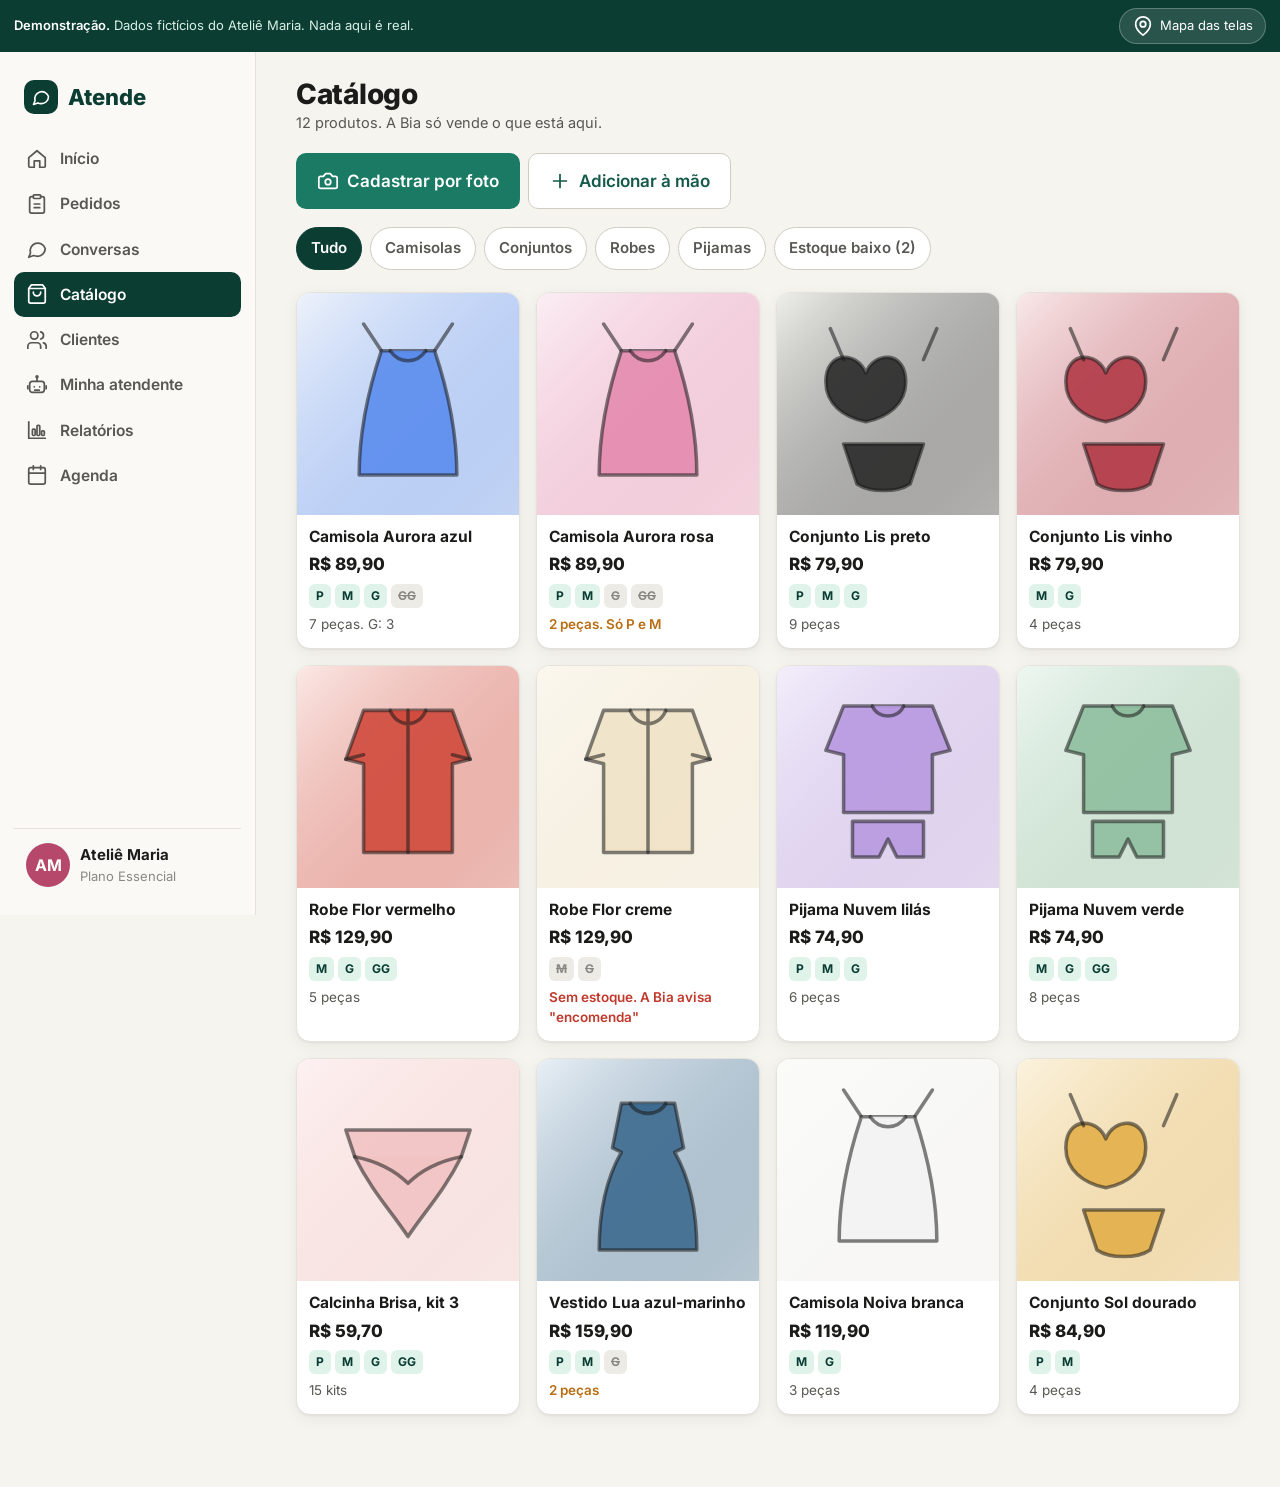
<file: Negócio/Plataforma Atendente IA/esboco/painel/catalogo.html>
<!doctype html>
<html lang="pt-BR">
<head>
<meta charset="utf-8">
<meta name="viewport" content="width=device-width, initial-scale=1">
<title>Atende: Catálogo</title>
<link rel="stylesheet" href="../assets/inter.css">
<link rel="stylesheet" href="../assets/style.css">
<script src="../assets/app.js" defer></script>
<style>
  .acoes-topo { display: grid; grid-template-columns: 1fr 1fr; gap: 8px; }
  .acoes-topo .btn { min-height: 56px; }
  @media (min-width: 1024px) { .acoes-topo { grid-template-columns: auto auto; justify-content: start; } }
</style>
</head>
<body data-raiz="../" data-tela="catalogo">

<div class="painel">
  <main class="painel-principal">
    <header class="app-barra">
      <div style="flex:1"><h1>Catálogo</h1><div class="sub">12 produtos. A Bia só vende o que está aqui.</div></div>
    </header>

    <div class="conteudo">
      <div class="acoes-topo">
        <button class="btn btn-primario" type="button" data-abrir="folha-foto"><i data-icone="camera"></i>Cadastrar por foto</button>
        <button class="btn btn-secundario" type="button" data-aviso="Cadastro manual (demonstração)"><i data-icone="mais"></i>Adicionar à mão</button>
      </div>

      <div class="fichas" role="group" aria-label="Filtrar por tipo">
        <button class="ficha" data-grupo="cat" aria-pressed="true" type="button">Tudo</button>
        <button class="ficha" data-grupo="cat" aria-pressed="false" type="button">Camisolas</button>
        <button class="ficha" data-grupo="cat" aria-pressed="false" type="button">Conjuntos</button>
        <button class="ficha" data-grupo="cat" aria-pressed="false" type="button">Robes</button>
        <button class="ficha" data-grupo="cat" aria-pressed="false" type="button">Pijamas</button>
        <button class="ficha" data-grupo="cat" aria-pressed="false" type="button">Estoque baixo (2)</button>
      </div>

      <div class="produtos">
        <button class="cartao produto" type="button" data-abrir="folha-produto">
          <div class="foto"><div data-produto="camisola" data-cor="#5b8def" data-cor2="#eef3fb"></div></div>
          <div class="info"><div class="nome">Camisola Aurora azul</div><div class="preco">R$ 89,90</div><div class="tamanhos"><span>P</span><span>M</span><span>G</span><span class="zero">GG</span></div><div class="estoque">7 peças. G: 3</div></div>
        </button>
        <button class="cartao produto" type="button" data-aviso="Abrir produto (demonstração)">
          <div class="foto"><div data-produto="camisola" data-cor="#e58bb0" data-cor2="#fbeef4"></div></div>
          <div class="info"><div class="nome">Camisola Aurora rosa</div><div class="preco">R$ 89,90</div><div class="tamanhos"><span>P</span><span>M</span><span class="zero">G</span><span class="zero">GG</span></div><div class="estoque baixo">2 peças. Só P e M</div></div>
        </button>
        <button class="cartao produto" type="button" data-aviso="Abrir produto (demonstração)">
          <div class="foto"><div data-produto="conjunto" data-cor="#2b2b2b" data-cor2="#eeeeea"></div></div>
          <div class="info"><div class="nome">Conjunto Lis preto</div><div class="preco">R$ 79,90</div><div class="tamanhos"><span>P</span><span>M</span><span>G</span></div><div class="estoque">9 peças</div></div>
        </button>
        <button class="cartao produto" type="button" data-aviso="Abrir produto (demonstração)">
          <div class="foto"><div data-produto="conjunto" data-cor="#b23a48" data-cor2="#f9e9ea"></div></div>
          <div class="info"><div class="nome">Conjunto Lis vinho</div><div class="preco">R$ 79,90</div><div class="tamanhos"><span>M</span><span>G</span></div><div class="estoque">4 peças</div></div>
        </button>
        <button class="cartao produto" type="button" data-aviso="Abrir produto (demonstração)">
          <div class="foto"><div data-produto="robe" data-cor="#d14b3d" data-cor2="#fbe9e6"></div></div>
          <div class="info"><div class="nome">Robe Flor vermelho</div><div class="preco">R$ 129,90</div><div class="tamanhos"><span>M</span><span>G</span><span>GG</span></div><div class="estoque">5 peças</div></div>
        </button>
        <button class="cartao produto" type="button" data-aviso="Abrir produto (demonstração)">
          <div class="foto"><div data-produto="robe" data-cor="#f0e3c8" data-cor2="#fbf7ee"></div></div>
          <div class="info"><div class="nome">Robe Flor creme</div><div class="preco">R$ 129,90</div><div class="tamanhos"><span class="zero">M</span><span class="zero">G</span></div><div class="estoque zerado">Sem estoque. A Bia avisa "encomenda"</div></div>
        </button>
        <button class="cartao produto" type="button" data-aviso="Abrir produto (demonstração)">
          <div class="foto"><div data-produto="pijama" data-cor="#b79ae0" data-cor2="#f3eefb"></div></div>
          <div class="info"><div class="nome">Pijama Nuvem lilás</div><div class="preco">R$ 74,90</div><div class="tamanhos"><span>P</span><span>M</span><span>G</span></div><div class="estoque">6 peças</div></div>
        </button>
        <button class="cartao produto" type="button" data-aviso="Abrir produto (demonstração)">
          <div class="foto"><div data-produto="pijama" data-cor="#8fbf9f" data-cor2="#eef7f1"></div></div>
          <div class="info"><div class="nome">Pijama Nuvem verde</div><div class="preco">R$ 74,90</div><div class="tamanhos"><span>M</span><span>G</span><span>GG</span></div><div class="estoque">8 peças</div></div>
        </button>
        <button class="cartao produto" type="button" data-aviso="Abrir produto (demonstração)">
          <div class="foto"><div data-produto="calcinha" data-cor="#f2c4c4" data-cor2="#fdf1f1"></div></div>
          <div class="info"><div class="nome">Calcinha Brisa, kit 3</div><div class="preco">R$ 59,70</div><div class="tamanhos"><span>P</span><span>M</span><span>G</span><span>GG</span></div><div class="estoque">15 kits</div></div>
        </button>
        <button class="cartao produto" type="button" data-aviso="Abrir produto (demonstração)">
          <div class="foto"><div data-produto="vestido" data-cor="#3d6b8f" data-cor2="#e9f0f6"></div></div>
          <div class="info"><div class="nome">Vestido Lua azul-marinho</div><div class="preco">R$ 159,90</div><div class="tamanhos"><span>P</span><span>M</span><span class="zero">G</span></div><div class="estoque baixo">2 peças</div></div>
        </button>
        <button class="cartao produto" type="button" data-aviso="Abrir produto (demonstração)">
          <div class="foto"><div data-produto="camisola" data-cor="#f3f3f3" data-cor2="#fbfbf8"></div></div>
          <div class="info"><div class="nome">Camisola Noiva branca</div><div class="preco">R$ 119,90</div><div class="tamanhos"><span>M</span><span>G</span></div><div class="estoque">3 peças</div></div>
        </button>
        <button class="cartao produto" type="button" data-aviso="Abrir produto (demonstração)">
          <div class="foto"><div data-produto="conjunto" data-cor="#e3b04b" data-cor2="#fbf3df"></div></div>
          <div class="info"><div class="nome">Conjunto Sol dourado</div><div class="preco">R$ 84,90</div><div class="tamanhos"><span>P</span><span>M</span></div><div class="estoque">4 peças</div></div>
        </button>
      </div>
    </div>
  </main>
</div>

<div class="veu" id="folha-foto">
  <div class="folha" role="dialog" aria-label="Cadastrar por foto">
    <div class="folha-alca"></div>
    <h2>Cadastrar por foto</h2>
    <p class="sub">Tire a foto da peça. A Bia preenche o que der e você só confere.</p>
    <div class="foto-ia">
      <div class="previa"><div data-produto="camisola" data-cor="#5fb3a0" data-cor2="#e8f5f1"></div><div class="lendo" id="lendo">Lendo a foto...</div></div>
      <div class="campos" id="campos-foto" style="display:none">
        <div class="campo"><label>Nome <span class="preenchido-ia"><i data-icone="brilho"></i>preenchido pela Bia</span></label><input class="entrada" value="Camisola Mar verde-água"></div>
        <div style="display:grid;grid-template-columns:1fr 1fr;gap:10px">
          <div class="campo"><label>Tipo <span class="preenchido-ia"><i data-icone="brilho"></i>Bia</span></label><input class="entrada" value="Camisola"></div>
          <div class="campo"><label>Cor <span class="preenchido-ia"><i data-icone="brilho"></i>Bia</span></label><input class="entrada" value="Verde-água"></div>
        </div>
        <div class="campo"><label>Tamanhos e estoque</label><div class="tags"><span class="etiqueta et-verde">P: 1</span><span class="etiqueta et-verde">M: 2</span><span class="etiqueta et-verde">G: 2</span><button class="ficha" type="button" style="min-height:32px;padding:4px 10px;font-size:13px">+ tamanho</button></div></div>
        <div class="campo"><label>Preço <span class="ajuda">(só você define, a Bia nunca chuta preço)</span></label><input class="entrada" placeholder="R$ 0,00" style="font-size:20px;font-weight:700"></div>
        <div class="campo"><label>Descrição curta <span class="preenchido-ia"><i data-icone="brilho"></i>Bia</span></label><textarea class="entrada" style="min-height:80px">Camisola de cetim verde-água com alça fina e renda no busto.</textarea></div>
      </div>
    </div>
    <div style="display:grid;gap:8px;margin-top:16px">
      <button class="btn btn-primario btn-bloco" type="button" data-fechar data-aviso="Produto cadastrado (demonstração)"><i data-icone="check"></i>Confirmar e colocar à venda</button>
      <button class="btn btn-secundario btn-bloco" type="button" data-fechar>Cancelar</button>
    </div>
  </div>
</div>

<div class="veu" id="folha-produto">
  <div class="folha" role="dialog" aria-label="Produto">
    <div class="folha-alca"></div>
    <div style="display:flex;gap:14px;align-items:center;margin-bottom:14px"><div style="width:84px;height:84px;border-radius:12px;overflow:hidden;flex:none" data-produto="camisola" data-cor="#5b8def" data-cor2="#eef3fb"></div><div><h2 style="margin:0">Camisola Aurora azul</h2><span class="etiqueta et-verde">À venda</span></div></div>
    <div class="campos" style="display:grid;gap:12px">
      <div class="campo"><label>Preço</label><input class="entrada" value="R$ 89,90" style="font-size:20px;font-weight:700"></div>
      <div class="campo"><label>Estoque por tamanho</label>
        <div style="display:grid;grid-template-columns:repeat(4,1fr);gap:8px">
          <div class="campo"><label style="font-size:13px;color:var(--texto-3)">P</label><input class="entrada" value="2" style="text-align:center"></div>
          <div class="campo"><label style="font-size:13px;color:var(--texto-3)">M</label><input class="entrada" value="2" style="text-align:center"></div>
          <div class="campo"><label style="font-size:13px;color:var(--texto-3)">G</label><input class="entrada" value="3" style="text-align:center"></div>
          <div class="campo"><label style="font-size:13px;color:var(--texto-3)">GG</label><input class="entrada" value="0" style="text-align:center"></div>
        </div>
      </div>
      <div class="campo"><label>O que a Bia diz sobre a peça</label><textarea class="entrada" style="min-height:80px">Camisola de cetim azul com renda no busto e alça fina. Veste bem do P ao G.</textarea></div>
      <div class="item-interruptor" style="border-top:1px solid var(--borda);padding-top:12px"><div class="texto"><strong>Mostrar no WhatsApp</strong><span>Se desligar, a Bia diz que a peça está indisponível.</span></div><button class="interruptor" type="button" role="switch" aria-checked="true" aria-label="Mostrar no WhatsApp"></button></div>
    </div>
    <div style="display:grid;gap:8px;margin-top:16px">
      <button class="btn btn-primario btn-bloco" type="button" data-fechar data-aviso="Produto salvo. A Bia já usa o novo valor"><i data-icone="check"></i>Salvar</button>
      <button class="btn btn-secundario btn-bloco" type="button" data-fechar>Cancelar</button>
    </div>
  </div>
</div>

<script>
  window.aoIniciar = function () {
    document.querySelectorAll('[data-abrir="folha-foto"]').forEach(function (b) {
      b.addEventListener("click", function () {
        document.getElementById("lendo").style.display = "grid";
        document.getElementById("campos-foto").style.display = "none";
        setTimeout(function () { document.getElementById("lendo").style.display = "none"; document.getElementById("campos-foto").style.display = "grid"; window.pintarIcones(document.getElementById("campos-foto")); }, location.hash === "#completo" ? 0 : 1400);
      });
    });
    if (location.hash === "#foto") { window.abrirFolha("folha-foto"); document.getElementById("lendo").style.display = "none"; document.getElementById("campos-foto").style.display = "grid"; }
  };
</script>
</body>
</html>
</file>
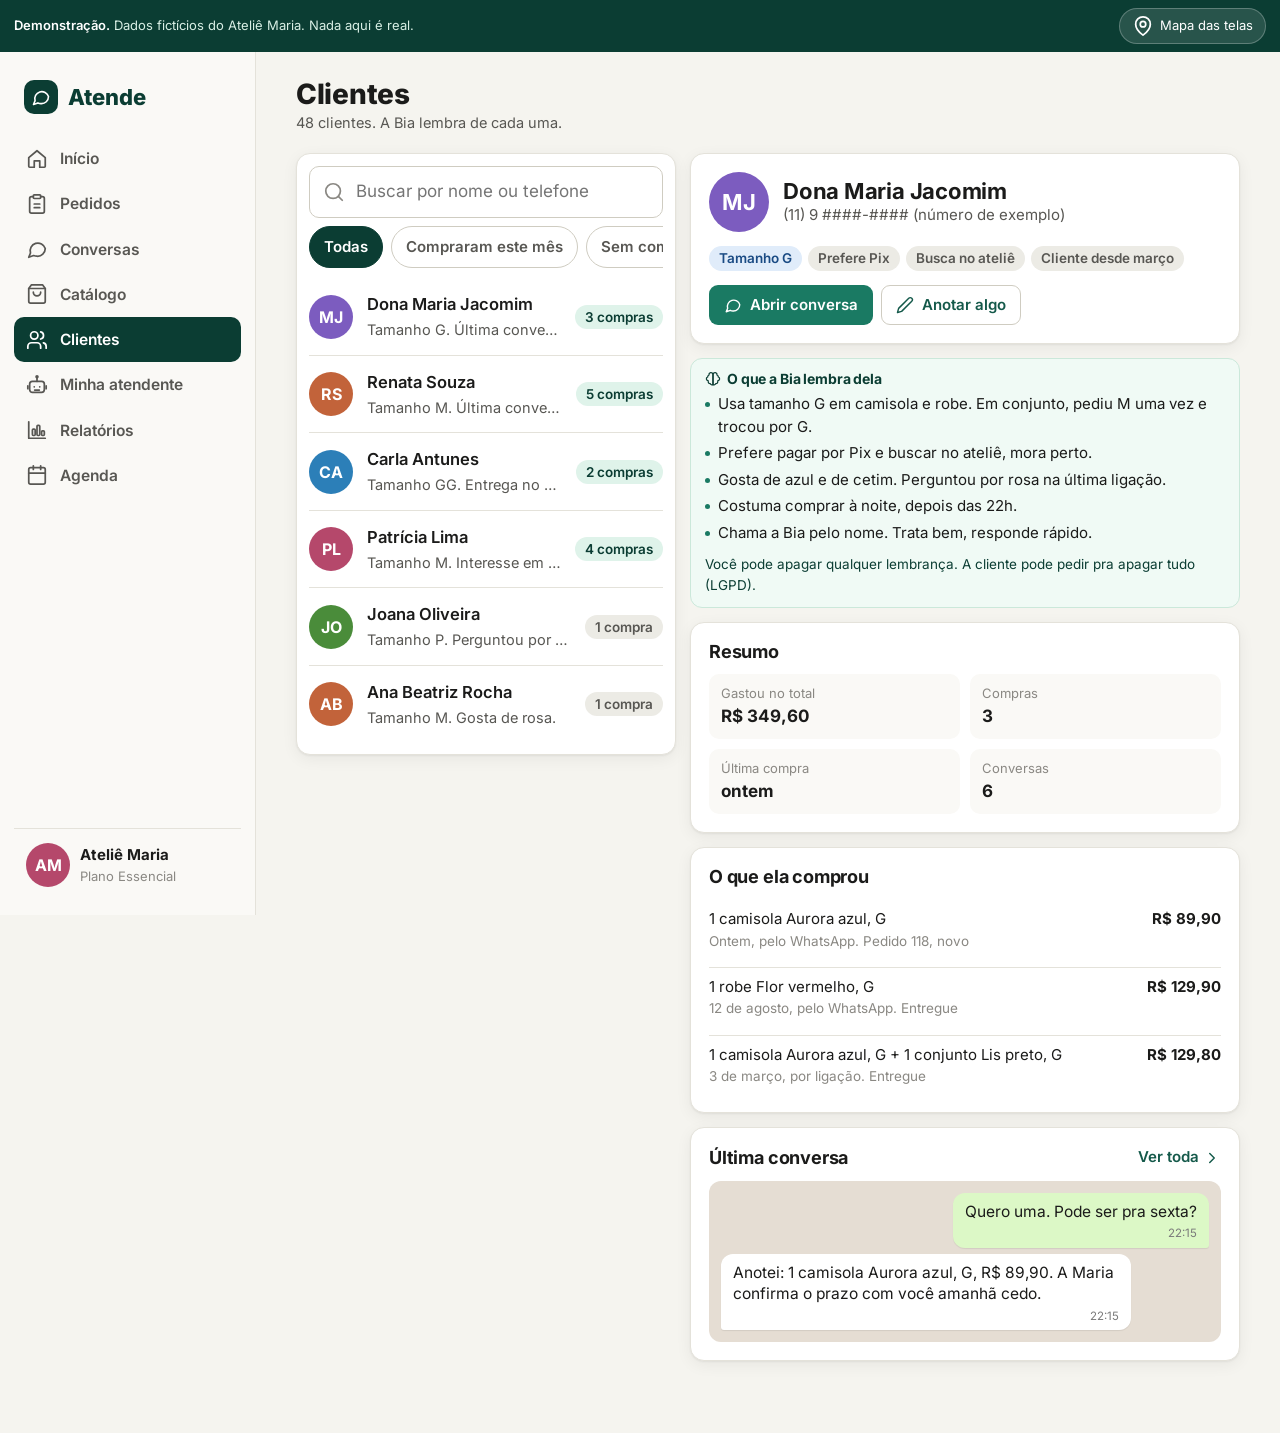
<file: Negócio/Plataforma Atendente IA/esboco/painel/clientes.html>
<!doctype html>
<html lang="pt-BR">
<head>
<meta charset="utf-8">
<meta name="viewport" content="width=device-width, initial-scale=1">
<title>Atende: Clientes</title>
<link rel="stylesheet" href="../assets/inter.css">
<link rel="stylesheet" href="../assets/style.css">
<script src="../assets/app.js" defer></script>
<style>
  .clientes-grade { display: grid; gap: 14px; }
  @media (min-width: 1024px) { .clientes-grade { grid-template-columns: 380px 1fr; align-items: start; } }
  .cliente-detalhe { display: grid; gap: 14px; }
  .cliente-topo { display: flex; gap: 14px; align-items: center; }
  .cliente-topo .avatar { width: 60px; height: 60px; font-size: 22px; }
  .cliente-topo h2 { font-size: 22px; }
  .cliente-topo .tel { color: var(--texto-2); font-size: 15px; }
  .acoes-cliente { display: flex; gap: 8px; flex-wrap: wrap; }
  .fatos { display: grid; grid-template-columns: 1fr 1fr; gap: 10px; }
  .fato { background: var(--superficie-2); border-radius: 10px; padding: 10px 12px; }
  .fato .r { font-size: 13px; color: var(--texto-3); }
  .fato .v { font-weight: 700; font-size: 17px; }
  .fechar-cliente { display: inline-flex; }
  @media (max-width: 1023px) {
    .cliente-detalhe { display: none; }
    .cliente-detalhe.aberta { display: grid; position: fixed; inset: 0; top: 37px; z-index: 70; background: var(--fundo); overflow: auto; padding: 12px 16px calc(var(--barra-inferior) + 16px); align-content: start; }
  }
  @media (min-width: 1024px) { .fechar-cliente { display: none; } }
</style>
</head>
<body data-raiz="../" data-tela="clientes">

<div class="painel">
  <main class="painel-principal">
    <header class="app-barra">
      <div style="flex:1"><h1>Clientes</h1><div class="sub">48 clientes. A Bia lembra de cada uma.</div></div>
    </header>

    <div class="conteudo">
      <div class="clientes-grade">
        <section class="cartao" style="padding:12px">
          <div class="busca" style="margin-bottom:8px"><i data-icone="buscar"></i><input class="entrada" type="search" placeholder="Buscar por nome ou telefone" aria-label="Buscar cliente"></div>
          <div class="fichas" style="margin-bottom:6px">
            <button class="ficha" data-grupo="cl" aria-pressed="true" type="button">Todas</button>
            <button class="ficha" data-grupo="cl" aria-pressed="false" type="button">Compraram este mês</button>
            <button class="ficha" data-grupo="cl" aria-pressed="false" type="button">Sem comprar há 60 dias</button>
          </div>
          <div class="linhas" id="lista-clientes">
            <button class="linha ativa" type="button" data-cliente="1"><span class="avatar a-1">MJ</span><span class="linha-corpo"><span class="linha-titulo">Dona Maria Jacomim</span><span class="linha-sub">Tamanho G. Última conversa ontem.</span></span><span class="linha-fim"><span class="etiqueta et-verde">3 compras</span></span></button>
            <button class="linha" type="button" data-cliente="2"><span class="avatar a-2">RS</span><span class="linha-corpo"><span class="linha-titulo">Renata Souza</span><span class="linha-sub">Tamanho M. Última conversa hoje.</span></span><span class="linha-fim"><span class="etiqueta et-verde">5 compras</span></span></button>
            <button class="linha" type="button" data-cliente="3"><span class="avatar a-3">CA</span><span class="linha-corpo"><span class="linha-titulo">Carla Antunes</span><span class="linha-sub">Tamanho GG. Entrega no Bairro Alto.</span></span><span class="linha-fim"><span class="etiqueta et-verde">2 compras</span></span></button>
            <button class="linha" type="button" data-cliente="4"><span class="avatar a-4">PL</span><span class="linha-corpo"><span class="linha-titulo">Patrícia Lima</span><span class="linha-sub">Tamanho M. Interesse em sob medida.</span></span><span class="linha-fim"><span class="etiqueta et-verde">4 compras</span></span></button>
            <button class="linha" type="button" data-cliente="5"><span class="avatar a-5">JO</span><span class="linha-corpo"><span class="linha-titulo">Joana Oliveira</span><span class="linha-sub">Tamanho P. Perguntou por GG pra presente.</span></span><span class="linha-fim"><span class="etiqueta et-cinza">1 compra</span></span></button>
            <button class="linha" type="button" data-cliente="6"><span class="avatar a-2">AB</span><span class="linha-corpo"><span class="linha-titulo">Ana Beatriz Rocha</span><span class="linha-sub">Tamanho M. Gosta de rosa.</span></span><span class="linha-fim"><span class="etiqueta et-cinza">1 compra</span></span></button>
          </div>
        </section>

        <section class="cliente-detalhe" id="detalhe">
          <button class="btn btn-fantasma btn-p fechar-cliente" type="button" id="fechar-cliente" style="justify-self:start"><i data-icone="voltar" class="ic-p"></i>Voltar pra lista</button>
          <div class="cartao">
            <div class="cliente-topo"><span class="avatar a-1">MJ</span><div><h2>Dona Maria Jacomim</h2><div class="tel">(11) 9 ####-#### (número de exemplo)</div></div></div>
            <div class="tags" style="margin:14px 0"><span class="etiqueta et-azul">Tamanho G</span><span class="etiqueta et-cinza">Prefere Pix</span><span class="etiqueta et-cinza">Busca no ateliê</span><span class="etiqueta et-cinza">Cliente desde março</span></div>
            <div class="acoes-cliente">
              <a class="btn btn-primario btn-p" href="conversas.html"><i data-icone="mensagem" class="ic-p"></i>Abrir conversa</a>
              <button class="btn btn-secundario btn-p" type="button" data-aviso="Lembrete anotado (demonstração)"><i data-icone="lapis" class="ic-p"></i>Anotar algo</button>
            </div>
          </div>

          <div class="cartao memoria" style="box-shadow:none">
            <h4><i data-icone="cerebro"></i>O que a Bia lembra dela</h4>
            <ul>
              <li>Usa tamanho G em camisola e robe. Em conjunto, pediu M uma vez e trocou por G.</li>
              <li>Prefere pagar por Pix e buscar no ateliê, mora perto.</li>
              <li>Gosta de azul e de cetim. Perguntou por rosa na última ligação.</li>
              <li>Costuma comprar à noite, depois das 22h.</li>
              <li>Chama a Bia pelo nome. Trata bem, responde rápido.</li>
            </ul>
            <div style="margin-top:10px;font-size:13.5px;color:var(--verde-900)">Você pode apagar qualquer lembrança. A cliente pode pedir pra apagar tudo (LGPD).</div>
          </div>

          <div class="cartao">
            <div class="cartao-topo"><h3>Resumo</h3></div>
            <div class="fatos">
              <div class="fato"><div class="r">Gastou no total</div><div class="v">R$ 349,60</div></div>
              <div class="fato"><div class="r">Compras</div><div class="v">3</div></div>
              <div class="fato"><div class="r">Última compra</div><div class="v">ontem</div></div>
              <div class="fato"><div class="r">Conversas</div><div class="v">6</div></div>
            </div>
          </div>

          <div class="cartao">
            <div class="cartao-topo"><h3>O que ela comprou</h3></div>
            <div class="compras">
              <div class="compra"><div><div>1 camisola Aurora azul, G</div><div class="data">Ontem, pelo WhatsApp. Pedido 118, novo</div></div><div class="valor">R$ 89,90</div></div>
              <div class="compra"><div><div>1 robe Flor vermelho, G</div><div class="data">12 de agosto, pelo WhatsApp. Entregue</div></div><div class="valor">R$ 129,90</div></div>
              <div class="compra"><div><div>1 camisola Aurora azul, G + 1 conjunto Lis preto, G</div><div class="data">3 de março, por ligação. Entregue</div></div><div class="valor">R$ 129,80</div></div>
            </div>
          </div>

          <div class="cartao">
            <div class="cartao-topo"><h3>Última conversa</h3><a href="conversas.html">Ver toda<i data-icone="seta-direita" class="ic-p"></i></a></div>
            <div class="previa-fala">
              <div class="balao cliente">Quero uma. Pode ser pra sexta?<span class="hora">22:15</span></div>
              <div class="balao ia">Anotei: 1 camisola Aurora azul, G, R$ 89,90. A Maria confirma o prazo com você amanhã cedo.<span class="hora">22:15</span></div>
            </div>
          </div>
        </section>
      </div>
    </div>
  </main>
</div>

<script>
  window.aoIniciar = function () {
    document.querySelectorAll("#lista-clientes .linha").forEach(function (l) {
      l.addEventListener("click", function () {
        document.querySelectorAll("#lista-clientes .linha").forEach(function (x) { x.classList.remove("ativa"); });
        l.classList.add("ativa");
        document.getElementById("detalhe").classList.add("aberta");
        if (l.getAttribute("data-cliente") !== "1") window.avisar("No esboço só a ficha da Dona Maria está preenchida");
      });
    });
    document.getElementById("fechar-cliente").addEventListener("click", function () { document.getElementById("detalhe").classList.remove("aberta"); });
    if (location.hash === "#aberta") document.getElementById("detalhe").classList.add("aberta");
  };
</script>
</body>
</html>
</file>
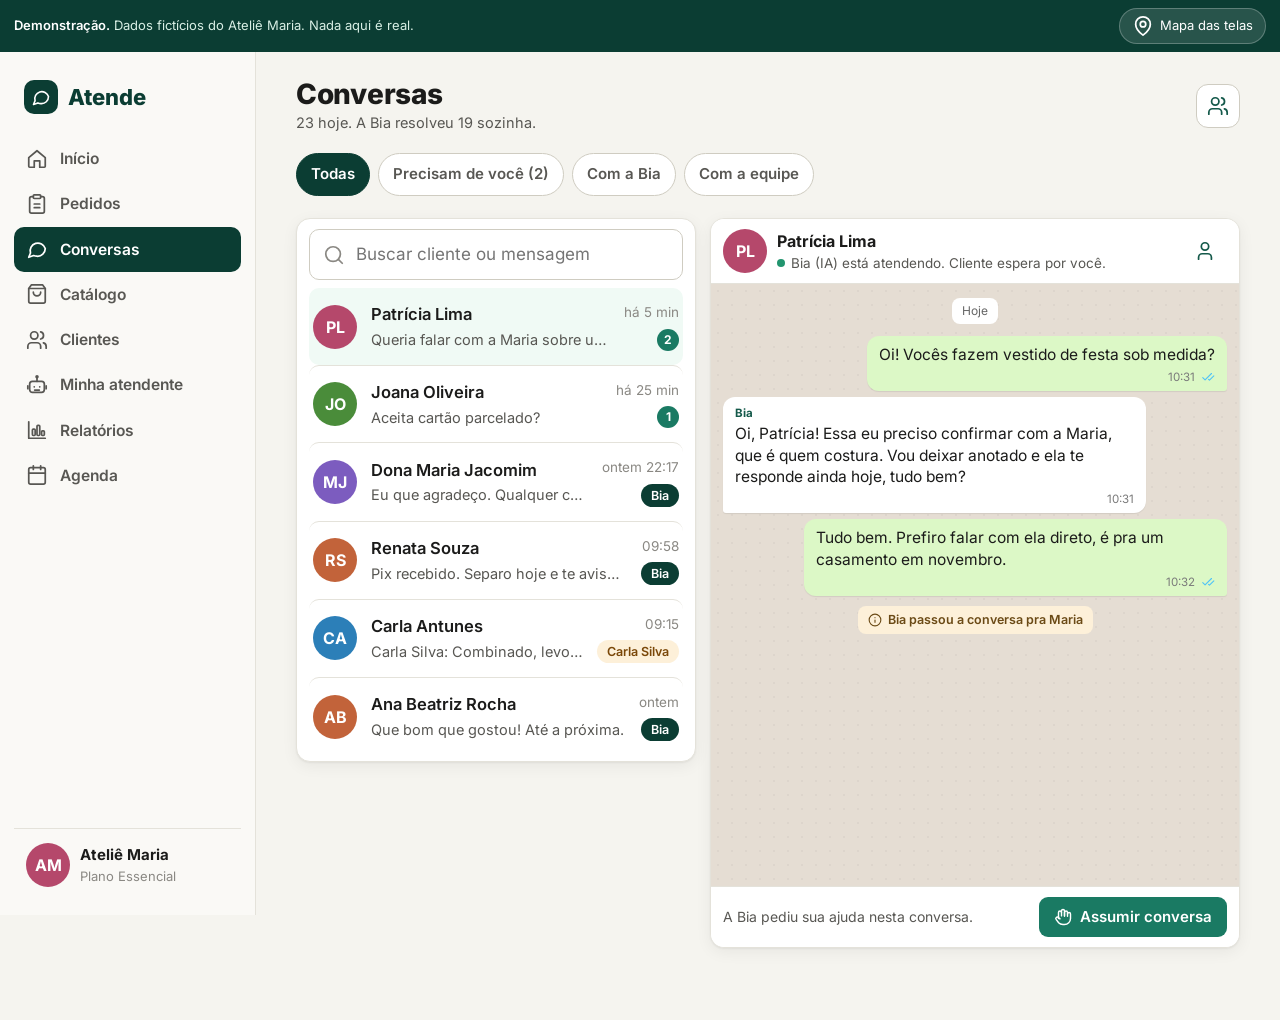
<file: Negócio/Plataforma Atendente IA/esboco/painel/conversas.html>
<!doctype html>
<html lang="pt-BR">
<head>
<meta charset="utf-8">
<meta name="viewport" content="width=device-width, initial-scale=1">
<title>Atende: Conversas</title>
<link rel="stylesheet" href="../assets/inter.css">
<link rel="stylesheet" href="../assets/style.css">
<script src="../assets/app.js" defer></script>
<style>
  .conv-lista { padding: 6px 12px; }
  .conv-lista .linha .linha-sub { max-width: 100%; }
  .quem-etq { font-size: 12.5px; }
  .conv-detalhe .zap-corpo { background: transparent; }
  .conv-vazia { display: none; }
  @media (min-width: 1024px) { .conv-vazia { display: grid; place-items: center; height: 100%; color: var(--texto-3); } }
  .humano .balao.ia { border-left: 3px solid var(--ambar-500); }
  .balao .quem-balao { display: block; font-size: 11.5px; font-weight: 700; color: var(--verde-700); margin-bottom: 2px; }
  .balao.humano-balao .quem-balao { color: var(--ambar-600); }
</style>
</head>
<body data-raiz="../" data-tela="conversas">

<div class="painel">
  <main class="painel-principal">
    <header class="app-barra">
      <div style="flex:1"><h1>Conversas</h1><div class="sub">23 hoje. A Bia resolveu 19 sozinha.</div></div>
      <div class="acoes">
        <button class="btn btn-secundario btn-icone" type="button" aria-label="Equipe" data-abrir="folha-equipe"><i data-icone="pessoas"></i></button>
      </div>
    </header>

    <div class="conteudo">
      <div class="fichas" role="group" aria-label="Filtrar conversas">
        <button class="ficha" data-grupo="cv" data-filtro="todas" aria-pressed="true" type="button">Todas</button>
        <button class="ficha" data-grupo="cv" data-filtro="voce" aria-pressed="false" type="button">Precisam de você (2)</button>
        <button class="ficha" data-grupo="cv" data-filtro="ia" aria-pressed="false" type="button">Com a Bia</button>
        <button class="ficha" data-grupo="cv" data-filtro="humano" aria-pressed="false" type="button">Com a equipe</button>
      </div>

      <div class="conversas-grade">
        <section class="cartao conv-lista">
          <div class="busca" style="margin:4px 0 8px"><i data-icone="buscar"></i><input class="entrada" type="search" placeholder="Buscar cliente ou mensagem" aria-label="Buscar"></div>
          <div class="linhas" id="lista-conversas"></div>
        </section>

        <section class="conv-detalhe" id="detalhe" aria-label="Conversa aberta">
          <div class="conv-vazia" id="vazia">Escolha uma conversa ao lado</div>
          <div id="conv-conteudo" style="display:none;flex:1;min-height:0;flex-direction:column">
            <div class="conv-cabecalho">
              <button class="btn btn-fantasma btn-icone fechar" type="button" id="fechar-conv" aria-label="Voltar"><i data-icone="voltar"></i></button>
              <span class="avatar avatar-p" id="d-avatar">MJ</span>
              <div style="flex:1;min-width:0"><div class="nome" id="d-nome">Nome</div><div class="quem-atende" id="d-quem"><span class="ponto"></span>Bia (IA) está atendendo</div></div>
              <a class="btn btn-fantasma btn-icone" href="clientes.html" aria-label="Ver cliente"><i data-icone="pessoa"></i></a>
            </div>
            <div class="zap" style="flex:1;min-height:0;display:flex;flex-direction:column">
              <div class="zap-corpo" id="d-corpo"></div>
            </div>
            <div class="conv-assumir" id="d-rodape"></div>
          </div>
        </section>
      </div>
    </div>
  </main>
</div>

<div class="veu" id="folha-equipe">
  <div class="folha" role="dialog" aria-label="Equipe">
    <div class="folha-alca"></div>
    <h2>Quem atende no Ateliê Maria</h2>
    <p class="sub">A Bia atende tudo primeiro. Quem está na equipe pode assumir qualquer conversa.</p>
    <div class="linhas">
      <div class="linha"><span class="avatar a-ia">B</span><span class="linha-corpo"><span class="linha-titulo">Bia</span><span class="linha-sub">Atendente de IA. Ativa 24h.</span></span><span class="etiqueta et-verde">Ativa</span></div>
      <div class="linha"><span class="avatar a-4">MA</span><span class="linha-corpo"><span class="linha-titulo">Maria (você)</span><span class="linha-sub">Dona. Recebe o resumo e as pendências.</span></span><span class="etiqueta et-verde">Ativa</span></div>
      <div class="linha"><span class="avatar a-3">CS</span><span class="linha-corpo"><span class="linha-titulo">Carla Silva</span><span class="linha-sub">Ajudante. Atende de terça a sábado.</span></span><span class="etiqueta et-cinza">Fora do horário</span></div>
    </div>
    <div style="display:grid;gap:8px;margin-top:16px">
      <button class="btn btn-secundario btn-bloco" type="button" data-aviso="Convite enviado por WhatsApp (demonstração)"><i data-icone="mais"></i>Adicionar pessoa da equipe</button>
      <button class="btn btn-fantasma btn-bloco" type="button" data-fechar>Fechar</button>
    </div>
  </div>
</div>

<script>
  var CONVERSAS = [
    { id: 1, ini: "PL", cls: "a-4", nome: "Patrícia Lima", hora: "há 5 min", quem: "voce", naoLida: 2, ultima: "Queria falar com a Maria sobre um vestido sob medida",
      msgs: [
        { de: "cliente", h: "10:31", t: "Oi! Vocês fazem vestido de festa sob medida?" },
        { de: "ia", h: "10:31", t: "Oi, Patrícia! Essa eu preciso confirmar com a Maria, que é quem costura. Vou deixar anotado e ela te responde ainda hoje, tudo bem?" },
        { de: "cliente", h: "10:32", t: "Tudo bem. Prefiro falar com ela direto, é pra um casamento em novembro." },
        { de: "sistema", t: "Bia passou a conversa pra Maria" }
      ] },
    { id: 2, ini: "JO", cls: "a-5", nome: "Joana Oliveira", hora: "há 25 min", quem: "voce", naoLida: 1, ultima: "Aceita cartão parcelado?",
      msgs: [
        { de: "cliente", h: "09:40", t: "Bom dia. Tem camisola em tamanho GG ou plus size?" },
        { de: "ia", h: "09:40", t: "Bom dia, Joana! Hoje no catálogo tenho até o G. Vou verificar com a Maria se ela faz em GG e te aviso." },
        { de: "cliente", h: "09:42", t: "Ok. E aceita cartão parcelado?" },
        { de: "ia", h: "09:42", t: "Essa também vou confirmar com ela. Já anotei suas duas perguntas, respondo em breve." },
        { de: "sistema", t: "2 perguntas sem resposta anotadas" }
      ] },
    { id: 3, ini: "MJ", cls: "a-1", nome: "Dona Maria Jacomim", hora: "ontem 22:17", quem: "ia", naoLida: 0, ultima: "Eu que agradeço. Qualquer coisa é só chamar.",
      msgs: [
        { de: "cliente", h: "22:14", t: "Oi, boa noite. Vocês têm camisola G azul?" },
        { de: "ia", h: "22:14", t: "Oi, Dona Maria, boa noite! Tenho sim. Essa é a camisola Aurora, azul, tamanho G. R$ 89,90." },
        { de: "cliente", h: "22:15", t: "Quero uma. Pode ser pra sexta?" },
        { de: "ia", h: "22:15", t: "Anotei: 1 camisola Aurora azul, G, R$ 89,90. A Maria confirma o prazo com você amanhã cedo. Prefere Pix ou na entrega?" },
        { de: "cliente", h: "22:16", t: "Pix. Eu busco no ateliê." },
        { de: "ia", h: "22:16", t: "Fechado. Pedido anotado: Pix e retirada. A Maria te manda a chave Pix. Obrigada, Dona Maria!" },
        { de: "sistema", t: "Pedido 118 anotado" },
        { de: "cliente", h: "22:17", t: "Obrigada, Bia!" },
        { de: "ia", h: "22:17", t: "Eu que agradeço. Qualquer coisa é só chamar." }
      ] },
    { id: 4, ini: "RS", cls: "a-2", nome: "Renata Souza", hora: "09:58", quem: "ia", naoLida: 0, ultima: "Pix recebido. Separo hoje e te aviso quando sair.",
      msgs: [
        { de: "cliente", h: "09:50", t: "Oi, quero 2 conjuntos Lis preto M. Entrega em casa." },
        { de: "ia", h: "09:50", t: "Oi, Renata! Anotei 2 conjuntos Lis preto, M, R$ 159,80. Pode pagar por Pix na chave do ateliê. Me manda o comprovante que eu confirmo." },
        { de: "cliente", h: "09:57", t: "Mandei o Pix." },
        { de: "ia", h: "09:58", t: "Pix recebido. Separo hoje e te aviso quando sair." },
        { de: "sistema", t: "Pedido 117 anotado e pago" }
      ] },
    { id: 5, ini: "CA", cls: "a-3", nome: "Carla Antunes", hora: "09:15", quem: "humano", humano: "Carla Silva", naoLida: 0, ultima: "Carla Silva: Combinado, levo na sexta de manhã.",
      msgs: [
        { de: "cliente", h: "09:08", t: "Oi, o robe vermelho GG ainda tem?" },
        { de: "ia", h: "09:08", t: "Oi, Carla! Tem sim, o robe Flor vermelho GG, R$ 129,90. Quer que eu anote?" },
        { de: "cliente", h: "09:10", t: "Quero. Mas a entrega pode ser no Bairro Alto? A moça da última vez levou pra mim." },
        { de: "sistema", t: "Carla Silva assumiu a conversa" },
        { de: "humano", quem: "Carla Silva", h: "09:15", t: "Oi, Carla! Sou eu, a Carla do ateliê. Combinado, levo na sexta de manhã." }
      ] },
    { id: 6, ini: "AB", cls: "a-2", nome: "Ana Beatriz Rocha", hora: "ontem", quem: "ia", naoLida: 0, ultima: "Que bom que gostou! Até a próxima.",
      msgs: [
        { de: "cliente", h: "17:20", t: "Peguei a camisola rosa, ficou linda. Obrigada!" },
        { de: "ia", h: "17:21", t: "Que bom que gostou! Até a próxima." }
      ] }
  ];
  var assumidas = {};

  function etiquetaQuem(c) {
    if (c.quem === "voce") return '<span class="etiqueta et-vermelho quem-etq">Esperando você</span>';
    if (c.quem === "humano") return '<span class="etiqueta et-ambar quem-etq">' + c.humano + '</span>';
    return '<span class="etiqueta et-ia quem-etq">Bia</span>';
  }
  function montarLista(filtro) {
    var h = "";
    CONVERSAS.forEach(function (c) {
      var q = assumidas[c.id] ? "humano" : c.quem;
      if (filtro === "voce" && c.quem !== "voce") return;
      if (filtro === "ia" && q !== "ia") return;
      if (filtro === "humano" && q !== "humano" && c.quem !== "voce") return;
      var cc = Object.assign({}, c, { quem: assumidas[c.id] ? "humano" : c.quem, humano: assumidas[c.id] ? "Maria (você)" : c.humano });
      h += '<button class="linha" type="button" data-id="' + c.id + '"><span class="avatar ' + c.cls + '">' + c.ini + '</span><span class="linha-corpo"><span class="linha-titulo">' + c.nome + '</span><span class="linha-sub">' + c.ultima + '</span></span><span class="linha-fim"><span class="linha-hora">' + c.hora + '</span>' + (c.naoLida ? '<span class="nao-lida">' + c.naoLida + '</span>' : etiquetaQuem(cc)) + '</span></button>';
    });
    document.getElementById("lista-conversas").innerHTML = h;
    document.querySelectorAll("#lista-conversas .linha").forEach(function (l) { l.addEventListener("click", function () { abrirConversa(+l.getAttribute("data-id")); }); });
  }
  function abrirConversa(id) {
    var c = CONVERSAS.filter(function (x) { return x.id === id; })[0];
    document.getElementById("vazia").style.display = "none";
    document.getElementById("conv-conteudo").style.display = "flex";
    document.getElementById("detalhe").classList.add("aberta");
    document.querySelectorAll("#lista-conversas .linha").forEach(function (l) { l.classList.toggle("ativa", +l.getAttribute("data-id") === id); });
    var av = document.getElementById("d-avatar"); av.className = "avatar avatar-p " + c.cls; av.textContent = c.ini;
    document.getElementById("d-nome").textContent = c.nome;
    var corpo = document.getElementById("d-corpo"), h = '<div class="dia-sep">' + (c.hora.indexOf("ontem") === 0 ? "Ontem" : "Hoje") + "</div>";
    c.msgs.forEach(function (m) {
      if (m.de === "sistema") { h += '<div class="balao-sistema"><i data-icone="info"></i>' + m.t + "</div>"; return; }
      if (m.de === "humano") { h += '<div class="balao ia humano-balao"><span class="quem-balao">' + m.quem + '</span>' + m.t + '<span class="hora">' + m.h + "</span></div>"; return; }
      h += '<div class="balao ' + m.de + '">' + (m.de === "ia" ? '<span class="quem-balao">Bia</span>' : "") + m.t + '<span class="hora">' + m.h + (m.de === "cliente" ? ' <i data-icone="check-duplo"></i>' : "") + "</span></div>";
    });
    if (assumidas[id]) h += '<div class="balao-sistema"><i data-icone="info"></i>Você assumiu a conversa</div>';
    corpo.innerHTML = h; window.pintarIcones(corpo); corpo.scrollTop = corpo.scrollHeight;
    atualizarRodape(c);
  }
  function atualizarRodape(c) {
    var quem = document.getElementById("d-quem"), rod = document.getElementById("d-rodape");
    if (assumidas[c.id]) {
      quem.innerHTML = '<span class="ponto" style="background:var(--ambar-500)"></span>Você está atendendo. A Bia está em espera.';
      rod.innerHTML = '<div class="caixa" style="flex:1;background:#fff;border:1px solid var(--borda-forte);border-radius:999px;padding:11px 16px;color:#888;font-size:15px">Escreva sua resposta</div><button class="btn btn-primario btn-icone" type="button" aria-label="Enviar" data-aviso="Mensagem enviada (demonstração)"><i data-icone="enviar"></i></button><button class="btn btn-secundario btn-p" type="button" id="devolver">Devolver pra Bia</button>';
      window.pintarIcones(rod);
      document.getElementById("devolver").addEventListener("click", function () { delete assumidas[c.id]; window.avisar("A Bia voltou a atender " + c.nome); abrirConversa(c.id); montarLista(filtroAtual); });
    } else if (c.quem === "humano") {
      quem.innerHTML = '<span class="ponto" style="background:var(--ambar-500)"></span>' + c.humano + " está atendendo";
      rod.innerHTML = '<span class="texto">' + c.humano + ' está respondendo esta cliente.</span><button class="btn btn-primario btn-p" type="button" id="assumir">Assumir conversa</button>';
      document.getElementById("assumir").addEventListener("click", function () { assumir(c); });
    } else {
      quem.innerHTML = '<span class="ponto"></span>Bia (IA) está atendendo' + (c.quem === "voce" ? ". Cliente espera por você." : "");
      rod.innerHTML = '<span class="texto">' + (c.quem === "voce" ? "A Bia pediu sua ajuda nesta conversa." : "A Bia está cuidando. Você pode entrar a qualquer momento.") + '</span><button class="btn btn-primario btn-p" type="button" id="assumir"><i data-icone="mao" class="ic-p"></i>Assumir conversa</button>';
      window.pintarIcones(rod);
      document.getElementById("assumir").addEventListener("click", function () { assumir(c); });
    }
  }
  function assumir(c) { assumidas[c.id] = true; window.avisar("Você assumiu a conversa com " + c.nome); abrirConversa(c.id); montarLista(filtroAtual); }
  var filtroAtual = "todas";
  window.aoIniciar = function () {
    montarLista("todas");
    document.querySelectorAll('.ficha[data-grupo="cv"]').forEach(function (f) { f.addEventListener("click", function () { filtroAtual = f.getAttribute("data-filtro"); montarLista(filtroAtual); }); });
    document.getElementById("fechar-conv").addEventListener("click", function () { document.getElementById("detalhe").classList.remove("aberta"); });
    if (window.innerWidth >= 1024 || location.hash === "#aberta") abrirConversa(1);
  };
</script>
</body>
</html>
</file>
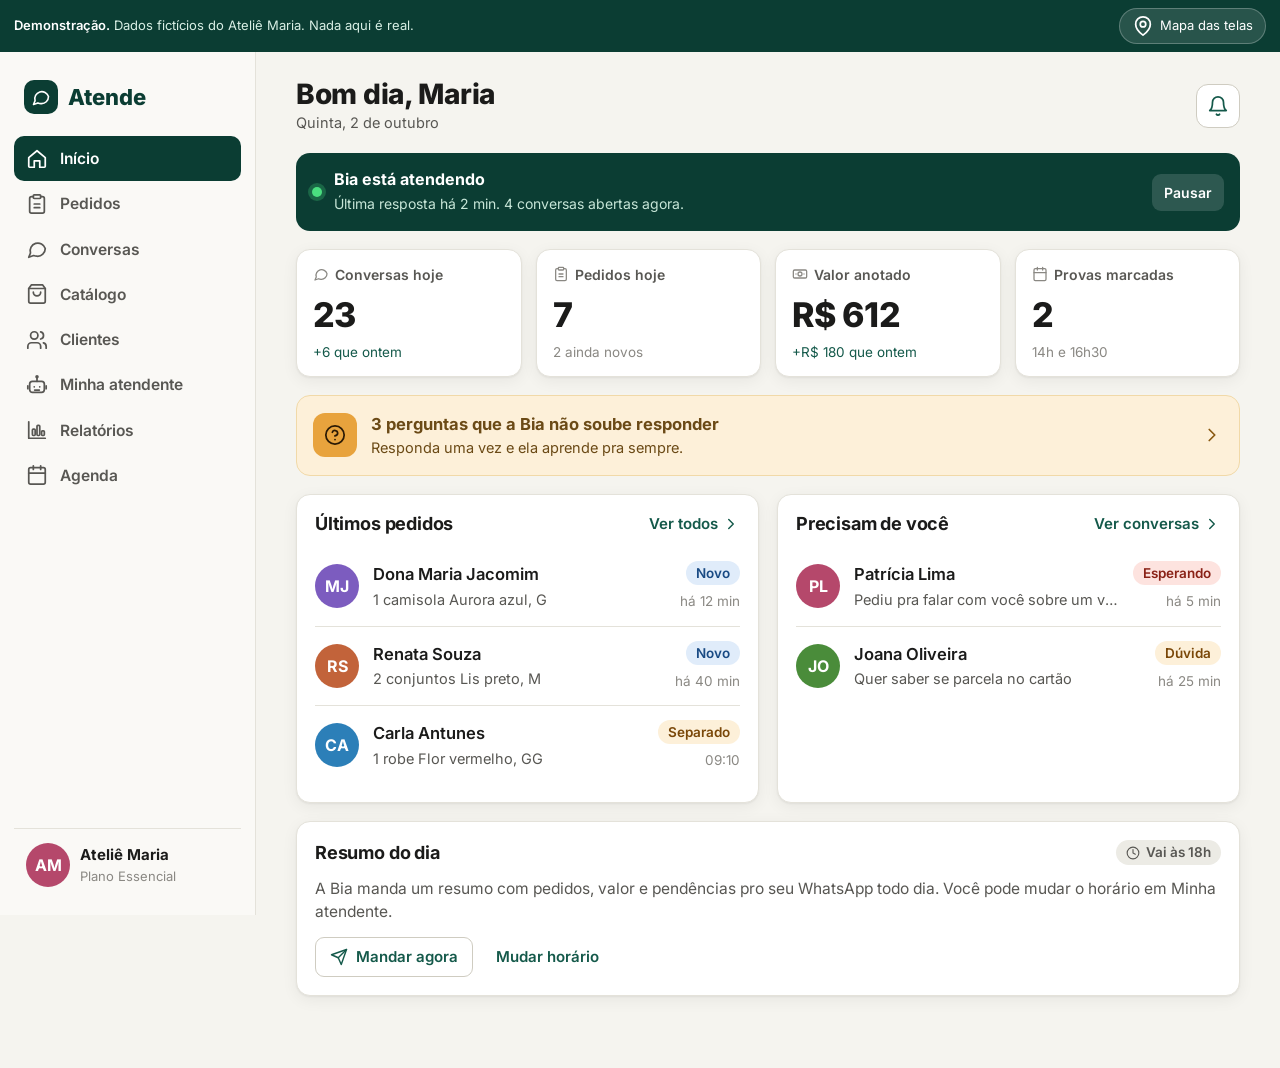
<file: Negócio/Plataforma Atendente IA/esboco/painel/inicio.html>
<!doctype html>
<html lang="pt-BR">
<head>
<meta charset="utf-8">
<meta name="viewport" content="width=device-width, initial-scale=1">
<title>Atende: Início</title>
<link rel="stylesheet" href="../assets/inter.css">
<link rel="stylesheet" href="../assets/style.css">
<script src="../assets/app.js" defer></script>
<style>
  .duvida { display: flex; flex-direction: column; gap: 10px; padding: 14px 0; border-top: 1px solid var(--borda); }
  .duvida:first-child { border-top: 0; padding-top: 4px; }
  .duvida .pergunta { font-weight: 600; font-size: 16px; }
  .duvida .meta { font-size: 13.5px; color: var(--texto-3); }
  .duvida .acoes { display: flex; gap: 8px; flex-wrap: wrap; }
</style>
</head>
<body data-raiz="../" data-tela="inicio">

<div class="painel">
  <main class="painel-principal">
    <header class="app-barra">
      <div style="flex:1"><h1>Bom dia, Maria</h1><div class="sub">Quinta, 2 de outubro</div></div>
      <div class="acoes">
        <button class="btn btn-secundario btn-icone" type="button" aria-label="Avisos" data-abrir="folha-duvidas"><i data-icone="sino"></i></button>
      </div>
    </header>

    <div class="conteudo">
      <div class="status-ia">
        <span class="ponto"></span>
        <div><strong>Bia está atendendo</strong><span>Última resposta há 2 min. 4 conversas abertas agora.</span></div>
        <button class="acao" type="button" data-aviso="Bia pausada. Você recebe tudo no seu WhatsApp (demonstração)">Pausar</button>
      </div>

      <div class="numeros">
        <div class="cartao numero"><div class="rotulo"><i data-icone="mensagem"></i>Conversas hoje</div><div class="valor">23</div><div class="delta alta">+6 que ontem</div></div>
        <div class="cartao numero"><div class="rotulo"><i data-icone="pedidos"></i>Pedidos hoje</div><div class="valor">7</div><div class="delta">2 ainda novos</div></div>
        <div class="cartao numero"><div class="rotulo"><i data-icone="dinheiro"></i>Valor anotado</div><div class="valor">R$ 612</div><div class="delta alta">+R$ 180 que ontem</div></div>
        <div class="cartao numero"><div class="rotulo"><i data-icone="calendario"></i>Provas marcadas</div><div class="valor">2</div><div class="delta">14h e 16h30</div></div>
      </div>

      <button class="destaque-duvidas" type="button" data-abrir="folha-duvidas">
        <span class="ic-caixa"><i data-icone="duvida"></i></span>
        <span><strong>3 perguntas que a Bia não soube responder</strong><span>Responda uma vez e ela aprende pra sempre.</span></span>
        <i data-icone="seta-direita" class="seta"></i>
      </button>

      <div class="grade-2">
        <section class="cartao">
          <div class="cartao-topo"><h2>Últimos pedidos</h2><a href="pedidos.html">Ver todos<i data-icone="seta-direita" class="ic-p"></i></a></div>
          <div class="linhas">
            <a class="linha" href="pedidos.html"><span class="avatar a-1 avatar-p">MJ</span><span class="linha-corpo"><span class="linha-titulo">Dona Maria Jacomim</span><span class="linha-sub">1 camisola Aurora azul, G</span></span><span class="linha-fim"><span class="etiqueta et-azul">Novo</span><span class="linha-hora">há 12 min</span></span></a>
            <a class="linha" href="pedidos.html"><span class="avatar a-2 avatar-p">RS</span><span class="linha-corpo"><span class="linha-titulo">Renata Souza</span><span class="linha-sub">2 conjuntos Lis preto, M</span></span><span class="linha-fim"><span class="etiqueta et-azul">Novo</span><span class="linha-hora">há 40 min</span></span></a>
            <a class="linha" href="pedidos.html"><span class="avatar a-3 avatar-p">CA</span><span class="linha-corpo"><span class="linha-titulo">Carla Antunes</span><span class="linha-sub">1 robe Flor vermelho, GG</span></span><span class="linha-fim"><span class="etiqueta et-ambar">Separado</span><span class="linha-hora">09:10</span></span></a>
          </div>
        </section>

        <section class="cartao">
          <div class="cartao-topo"><h2>Precisam de você</h2><a href="conversas.html">Ver conversas<i data-icone="seta-direita" class="ic-p"></i></a></div>
          <div class="linhas">
            <a class="linha" href="conversas.html"><span class="avatar a-4 avatar-p">PL</span><span class="linha-corpo"><span class="linha-titulo">Patrícia Lima</span><span class="linha-sub">Pediu pra falar com você sobre um vestido sob medida</span></span><span class="linha-fim"><span class="etiqueta et-vermelho">Esperando</span><span class="linha-hora">há 5 min</span></span></a>
            <a class="linha" href="conversas.html"><span class="avatar a-5 avatar-p">JO</span><span class="linha-corpo"><span class="linha-titulo">Joana Oliveira</span><span class="linha-sub">Quer saber se parcela no cartão</span></span><span class="linha-fim"><span class="etiqueta et-ambar">Dúvida</span><span class="linha-hora">há 25 min</span></span></a>
          </div>
        </section>
      </div>

      <section class="cartao">
        <div class="cartao-topo"><h2>Resumo do dia</h2><span class="etiqueta et-cinza"><i data-icone="relogio"></i>Vai às 18h</span></div>
        <p style="color:var(--texto-2);font-size:15.5px">A Bia manda um resumo com pedidos, valor e pendências pro seu WhatsApp todo dia. Você pode mudar o horário em Minha atendente.</p>
        <div style="display:flex;gap:8px;margin-top:14px;flex-wrap:wrap">
          <button class="btn btn-secundario btn-p" type="button" data-aviso="Resumo enviado pro seu WhatsApp (demonstração)"><i data-icone="enviar" class="ic-p"></i>Mandar agora</button>
          <a class="btn btn-fantasma btn-p" href="atendente.html">Mudar horário</a>
        </div>
      </section>
    </div>
  </main>
</div>

<div class="veu" id="folha-duvidas">
  <div class="folha" role="dialog" aria-label="Perguntas sem resposta">
    <div class="folha-alca"></div>
    <h2>O que a Bia não soube responder</h2>
    <p class="sub">Ela avisou o cliente que ia verificar. Responda aqui e ela aprende pra sempre.</p>
    <div class="linhas">
      <div class="duvida">
        <div class="pergunta">"Tem camisola em tamanho GG ou plus size?"</div>
        <div class="meta">Joana Oliveira, hoje às 09:40. A Bia respondeu: "Vou verificar com a Maria e te aviso."</div>
        <div class="acoes"><button class="btn btn-primario btn-p" type="button" data-aviso="Resposta salva. A Bia já responde isso sozinha">Responder e ensinar</button><button class="btn btn-fantasma btn-p" type="button">Ignorar</button></div>
      </div>
      <div class="duvida">
        <div class="pergunta">"Vocês fazem vestido de festa sob medida?"</div>
        <div class="meta">Patrícia Lima, hoje às 10:05</div>
        <div class="acoes"><button class="btn btn-primario btn-p" type="button" data-aviso="Resposta salva. A Bia já responde isso sozinha">Responder e ensinar</button><button class="btn btn-fantasma btn-p" type="button">Ignorar</button></div>
      </div>
      <div class="duvida">
        <div class="pergunta">"Aceita cartão parcelado?"</div>
        <div class="meta">Joana Oliveira, hoje às 09:42</div>
        <div class="acoes"><button class="btn btn-primario btn-p" type="button" data-aviso="Resposta salva. A Bia já responde isso sozinha">Responder e ensinar</button><button class="btn btn-fantasma btn-p" type="button">Ignorar</button></div>
      </div>
    </div>
    <div style="margin-top:16px"><button class="btn btn-secundario btn-bloco" type="button" data-fechar>Fechar</button></div>
  </div>
</div>

</body>
</html>
</file>
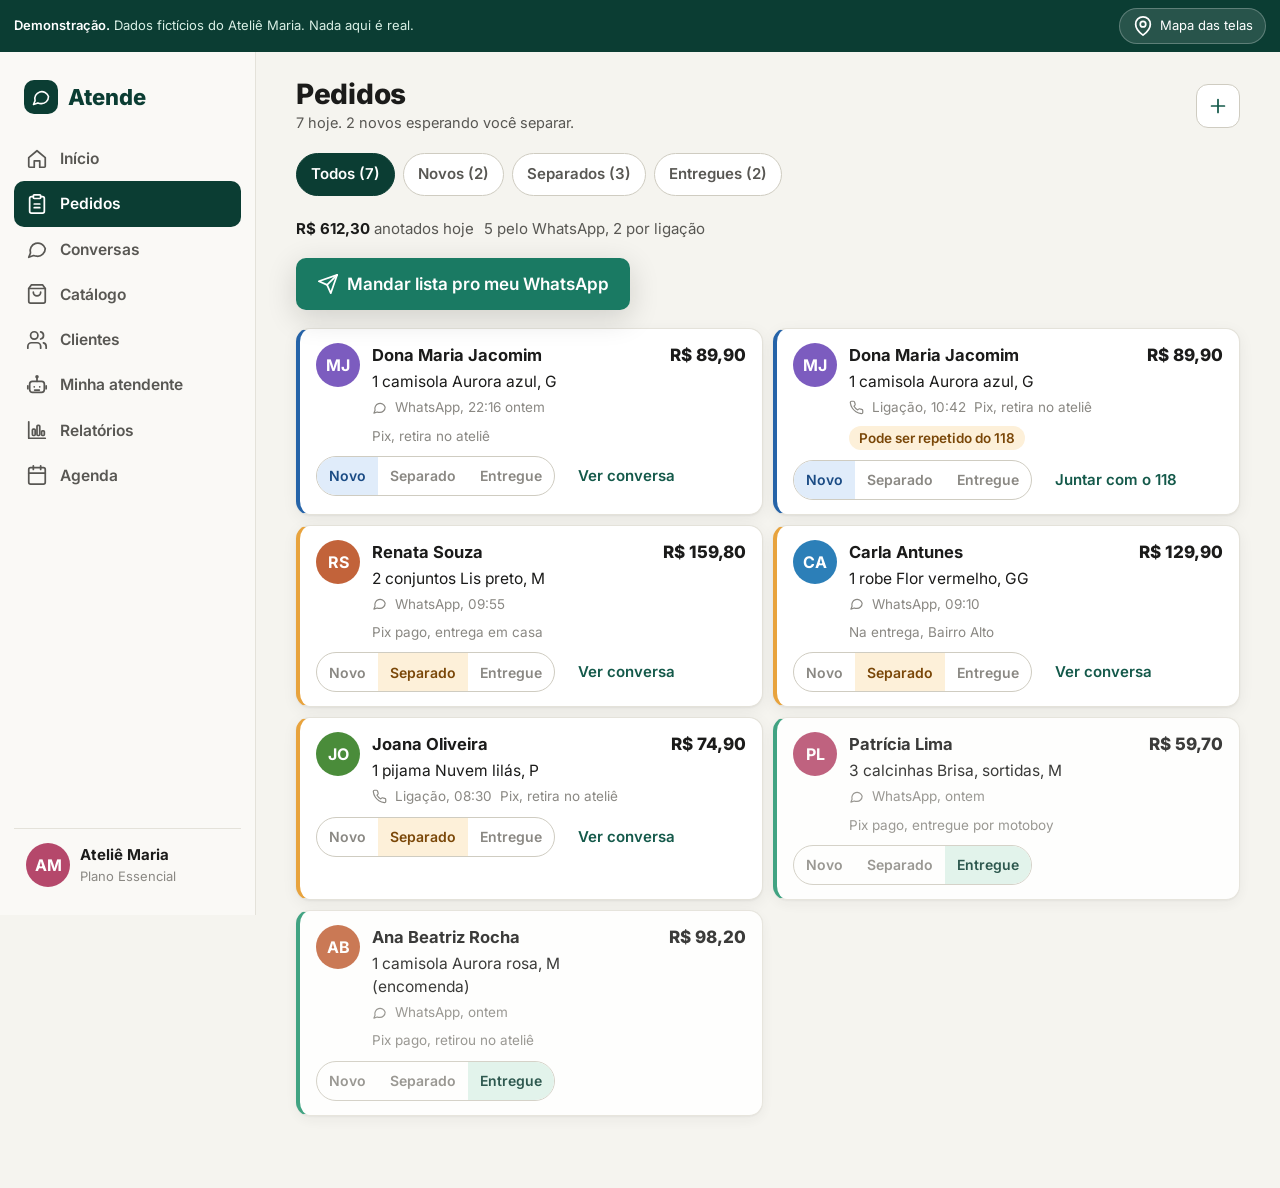
<file: Negócio/Plataforma Atendente IA/esboco/painel/pedidos.html>
<!doctype html>
<html lang="pt-BR">
<head>
<meta charset="utf-8">
<meta name="viewport" content="width=device-width, initial-scale=1">
<title>Atende: Pedidos</title>
<link rel="stylesheet" href="../assets/inter.css">
<link rel="stylesheet" href="../assets/style.css">
<script src="../assets/app.js" defer></script>
<style>
  .lista-pedidos { display: grid; gap: 10px; }
  .pedido[data-status] { border-left: 4px solid var(--azul-600); }
  .pedido[data-status="separado"] { border-left-color: var(--ambar-500); }
  .pedido[data-status="entregue"] { border-left-color: var(--verde-500); opacity: .85; }
  .resumo-lista { display: flex; gap: 10px; flex-wrap: wrap; font-size: 15px; color: var(--texto-2); }
  .resumo-lista strong { color: var(--texto); }
  .previa-zap { background: #e5ddd3; border-radius: 12px; padding: 12px; }
  .previa-zap .balao { max-width: 100%; font-size: 14.5px; white-space: pre-line; }
  @media (min-width: 1024px) { .lista-pedidos { grid-template-columns: 1fr 1fr; } }
</style>
</head>
<body data-raiz="../" data-tela="pedidos">

<div class="painel">
  <main class="painel-principal">
    <header class="app-barra">
      <div style="flex:1"><h1>Pedidos</h1><div class="sub">7 hoje. 2 novos esperando você separar.</div></div>
      <div class="acoes">
        <button class="btn btn-secundario btn-icone" type="button" aria-label="Novo pedido" data-aviso="Novo pedido manual (demonstração)"><i data-icone="mais"></i></button>
      </div>
    </header>

    <div class="conteudo">
      <div class="fichas" role="group" aria-label="Filtrar por status">
        <button class="ficha" data-grupo="st" data-filtro="todos" aria-pressed="true" type="button">Todos (7)</button>
        <button class="ficha" data-grupo="st" data-filtro="novo" aria-pressed="false" type="button">Novos (2)</button>
        <button class="ficha" data-grupo="st" data-filtro="separado" aria-pressed="false" type="button">Separados (3)</button>
        <button class="ficha" data-grupo="st" data-filtro="entregue" aria-pressed="false" type="button">Entregues (2)</button>
      </div>

      <div class="resumo-lista"><span><strong>R$ 612,30</strong> anotados hoje</span><span>5 pelo WhatsApp, 2 por ligação</span></div>

      <div class="acao-flutuante" style="position:static">
        <button class="btn btn-primario btn-bloco" type="button" data-abrir="folha-lista"><i data-icone="enviar"></i>Mandar lista pro meu WhatsApp</button>
      </div>

      <div class="lista-pedidos" id="lista">
        <article class="cartao pedido" data-status="novo">
          <div class="pedido-topo"><span class="avatar a-1">MJ</span><div class="quem"><div class="nome">Dona Maria Jacomim</div><div class="itens">1 camisola Aurora azul, G</div><div class="meta"><i data-icone="mensagem"></i>WhatsApp, 22:16 ontem<span>Pix, retira no ateliê</span></div></div><div class="valor">R$ 89,90</div></div>
          <div class="pedido-acoes">
            <div class="status-seg"><button type="button" class="ativo" data-s="novo">Novo</button><button type="button" data-s="separado">Separado</button><button type="button" data-s="entregue">Entregue</button></div>
            <a class="btn btn-fantasma btn-p" href="conversas.html">Ver conversa</a>
          </div>
        </article>

        <article class="cartao pedido" data-status="novo">
          <div class="pedido-topo"><span class="avatar a-1">MJ</span><div class="quem"><div class="nome">Dona Maria Jacomim</div><div class="itens">1 camisola Aurora azul, G</div><div class="meta"><i data-icone="telefone"></i>Ligação, 10:42<span>Pix, retira no ateliê</span><span class="etiqueta et-ambar">Pode ser repetido do 118</span></div></div><div class="valor">R$ 89,90</div></div>
          <div class="pedido-acoes">
            <div class="status-seg"><button type="button" class="ativo" data-s="novo">Novo</button><button type="button" data-s="separado">Separado</button><button type="button" data-s="entregue">Entregue</button></div>
            <button class="btn btn-fantasma btn-p" type="button" data-aviso="Pedido 119 juntado ao 118 (demonstração)">Juntar com o 118</button>
          </div>
        </article>

        <article class="cartao pedido" data-status="separado">
          <div class="pedido-topo"><span class="avatar a-2">RS</span><div class="quem"><div class="nome">Renata Souza</div><div class="itens">2 conjuntos Lis preto, M</div><div class="meta"><i data-icone="mensagem"></i>WhatsApp, 09:55<span>Pix pago, entrega em casa</span></div></div><div class="valor">R$ 159,80</div></div>
          <div class="pedido-acoes">
            <div class="status-seg"><button type="button" data-s="novo">Novo</button><button type="button" class="ativo" data-s="separado">Separado</button><button type="button" data-s="entregue">Entregue</button></div>
            <a class="btn btn-fantasma btn-p" href="conversas.html">Ver conversa</a>
          </div>
        </article>

        <article class="cartao pedido" data-status="separado">
          <div class="pedido-topo"><span class="avatar a-3">CA</span><div class="quem"><div class="nome">Carla Antunes</div><div class="itens">1 robe Flor vermelho, GG</div><div class="meta"><i data-icone="mensagem"></i>WhatsApp, 09:10<span>Na entrega, Bairro Alto</span></div></div><div class="valor">R$ 129,90</div></div>
          <div class="pedido-acoes">
            <div class="status-seg"><button type="button" data-s="novo">Novo</button><button type="button" class="ativo" data-s="separado">Separado</button><button type="button" data-s="entregue">Entregue</button></div>
            <a class="btn btn-fantasma btn-p" href="conversas.html">Ver conversa</a>
          </div>
        </article>

        <article class="cartao pedido" data-status="separado">
          <div class="pedido-topo"><span class="avatar a-5">JO</span><div class="quem"><div class="nome">Joana Oliveira</div><div class="itens">1 pijama Nuvem lilás, P</div><div class="meta"><i data-icone="telefone"></i>Ligação, 08:30<span>Pix, retira no ateliê</span></div></div><div class="valor">R$ 74,90</div></div>
          <div class="pedido-acoes">
            <div class="status-seg"><button type="button" data-s="novo">Novo</button><button type="button" class="ativo" data-s="separado">Separado</button><button type="button" data-s="entregue">Entregue</button></div>
            <a class="btn btn-fantasma btn-p" href="conversas.html">Ver conversa</a>
          </div>
        </article>

        <article class="cartao pedido" data-status="entregue">
          <div class="pedido-topo"><span class="avatar a-4">PL</span><div class="quem"><div class="nome">Patrícia Lima</div><div class="itens">3 calcinhas Brisa, sortidas, M</div><div class="meta"><i data-icone="mensagem"></i>WhatsApp, ontem<span>Pix pago, entregue por motoboy</span></div></div><div class="valor">R$ 59,70</div></div>
          <div class="pedido-acoes">
            <div class="status-seg"><button type="button" data-s="novo">Novo</button><button type="button" data-s="separado">Separado</button><button type="button" class="ativo" data-s="entregue">Entregue</button></div>
          </div>
        </article>

        <article class="cartao pedido" data-status="entregue">
          <div class="pedido-topo"><span class="avatar a-2">AB</span><div class="quem"><div class="nome">Ana Beatriz Rocha</div><div class="itens">1 camisola Aurora rosa, M (encomenda)</div><div class="meta"><i data-icone="mensagem"></i>WhatsApp, ontem<span>Pix pago, retirou no ateliê</span></div></div><div class="valor">R$ 98,20</div></div>
          <div class="pedido-acoes">
            <div class="status-seg"><button type="button" data-s="novo">Novo</button><button type="button" data-s="separado">Separado</button><button type="button" class="ativo" data-s="entregue">Entregue</button></div>
          </div>
        </article>
      </div>
    </div>
  </main>
</div>

<div class="veu" id="folha-lista">
  <div class="folha" role="dialog" aria-label="Mandar lista pro WhatsApp">
    <div class="folha-alca"></div>
    <h2>Mandar lista pro meu WhatsApp</h2>
    <p class="sub">Assim fica fácil separar as peças com o celular na mão.</p>
    <div class="fichas" style="margin-bottom:14px">
      <button class="ficha" data-grupo="ql" aria-pressed="true" type="button">Só os novos e separados</button>
      <button class="ficha" data-grupo="ql" aria-pressed="false" type="button">Todos de hoje</button>
    </div>
    <div class="previa-zap"><div class="balao ia">Lista de pedidos, quinta 2 de outubro

1. Dona Maria Jacomim: 1 camisola Aurora azul, G. R$ 89,90. Pix, retira. NOVO
2. Renata Souza: 2 conjuntos Lis preto, M. R$ 159,80. Pix pago, entrega. SEPARADO
3. Carla Antunes: 1 robe Flor vermelho, GG. R$ 129,90. Na entrega. SEPARADO
4. Joana Oliveira: 1 pijama Nuvem lilás, P. R$ 74,90. Pix, retira. SEPARADO

Total: R$ 454,50<span class="hora">10:48</span></div></div>
    <div style="display:grid;gap:8px;margin-top:16px">
      <button class="btn btn-primario btn-bloco" type="button" data-fechar data-aviso="Lista enviada pro seu WhatsApp (demonstração)"><i data-icone="enviar"></i>Enviar agora</button>
      <button class="btn btn-secundario btn-bloco" type="button" data-fechar>Cancelar</button>
    </div>
  </div>
</div>

<script>
  window.aoIniciar = function () {
    document.querySelectorAll(".status-seg button").forEach(function (b) {
      b.addEventListener("click", function () {
        var seg = b.parentNode, art = b.closest(".pedido");
        seg.querySelectorAll("button").forEach(function (x) { x.classList.remove("ativo"); });
        b.classList.add("ativo");
        art.setAttribute("data-status", b.getAttribute("data-s"));
        window.avisar("Pedido marcado como " + b.textContent.toLowerCase());
      });
    });
    document.querySelectorAll('.ficha[data-grupo="st"]').forEach(function (f) {
      f.addEventListener("click", function () {
        var filtro = f.getAttribute("data-filtro");
        document.querySelectorAll(".pedido").forEach(function (p) {
          p.classList.toggle("oculto", filtro !== "todos" && p.getAttribute("data-status") !== filtro);
        });
      });
    });
  };
</script>
</body>
</html>
</file>
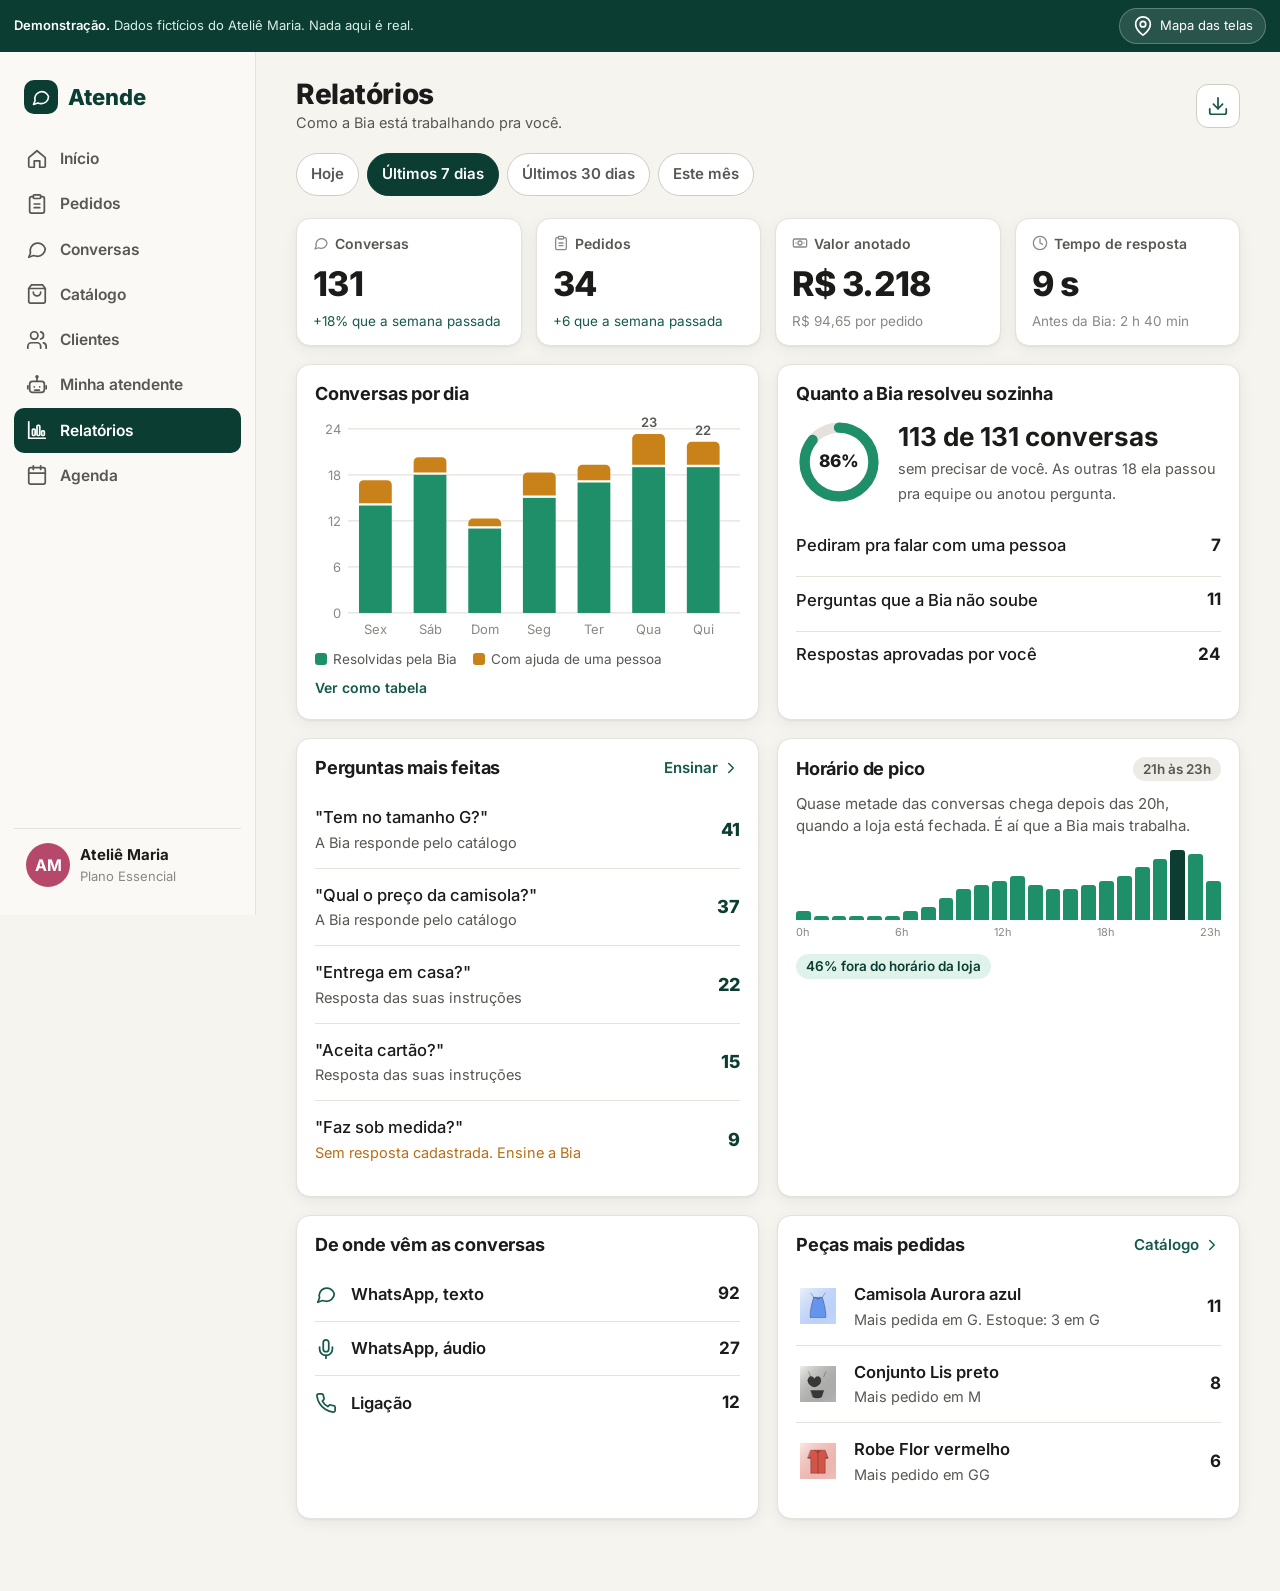
<file: Negócio/Plataforma Atendente IA/esboco/painel/relatorios.html>
<!doctype html>
<html lang="pt-BR">
<head>
<meta charset="utf-8">
<meta name="viewport" content="width=device-width, initial-scale=1">
<title>Atende: Relatórios</title>
<link rel="stylesheet" href="../assets/inter.css">
<link rel="stylesheet" href="../assets/style.css">
<script src="../assets/app.js" defer></script>
<style>
  .grafico .barra { fill: #1f8f6a; }
  .grafico .barra.hum { fill: #c9821a; }
  .grafico .alvo { fill: transparent; cursor: pointer; }
  .grafico .alvo:hover + .par .barra, .grafico .par:hover .barra { opacity: .85; }
  .legenda .ia-cor { background: #1f8f6a; } .legenda .hum-cor { background: #c9821a; }
  .pico div { background: #1f8f6a; } .pico div.max { background: var(--verde-900); }
  .tabela-toggle { font-size: 14px; color: var(--verde-700); font-weight: 600; background: none; border: 0; padding: 0; margin-top: 8px; }
  table.dados { width: 100%; border-collapse: collapse; font-size: 14px; margin-top: 8px; display: none; }
  table.dados th, table.dados td { text-align: right; padding: 6px 4px; border-top: 1px solid var(--borda); }
  table.dados th:first-child, table.dados td:first-child { text-align: left; }
  table.dados.visivel { display: table; }
</style>
</head>
<body data-raiz="../" data-tela="relatorios">

<div class="painel">
  <main class="painel-principal">
    <header class="app-barra">
      <div style="flex:1"><h1>Relatórios</h1><div class="sub">Como a Bia está trabalhando pra você.</div></div>
      <div class="acoes"><button class="btn btn-secundario btn-icone" type="button" aria-label="Baixar relatório" data-aviso="Relatório enviado pro seu WhatsApp em PDF (demonstração)"><i data-icone="download"></i></button></div>
    </header>

    <div class="conteudo">
      <div class="fichas" role="group" aria-label="Período">
        <button class="ficha" data-grupo="per" aria-pressed="false" type="button">Hoje</button>
        <button class="ficha" data-grupo="per" aria-pressed="true" type="button">Últimos 7 dias</button>
        <button class="ficha" data-grupo="per" aria-pressed="false" type="button">Últimos 30 dias</button>
        <button class="ficha" data-grupo="per" aria-pressed="false" type="button">Este mês</button>
      </div>

      <div class="numeros">
        <div class="cartao numero"><div class="rotulo"><i data-icone="mensagem"></i>Conversas</div><div class="valor">131</div><div class="delta alta">+18% que a semana passada</div></div>
        <div class="cartao numero"><div class="rotulo"><i data-icone="pedidos"></i>Pedidos</div><div class="valor">34</div><div class="delta alta">+6 que a semana passada</div></div>
        <div class="cartao numero"><div class="rotulo"><i data-icone="dinheiro"></i>Valor anotado</div><div class="valor">R$ 3.218</div><div class="delta">R$ 94,65 por pedido</div></div>
        <div class="cartao numero"><div class="rotulo"><i data-icone="relogio"></i>Tempo de resposta</div><div class="valor">9 s</div><div class="delta">Antes da Bia: 2 h 40 min</div></div>
      </div>

      <div class="grade-2">
        <section class="cartao">
          <div class="cartao-topo"><h2>Conversas por dia</h2></div>
          <div class="grafico" id="g-conversas"></div>
          <div class="legenda"><span><i class="ia-cor"></i>Resolvidas pela Bia</span><span><i class="hum-cor"></i>Com ajuda de uma pessoa</span></div>
          <button class="tabela-toggle" type="button" id="ver-tabela">Ver como tabela</button>
          <table class="dados" id="tabela-conversas"><thead><tr><th>Dia</th><th>Bia</th><th>Pessoa</th><th>Total</th></tr></thead><tbody></tbody></table>
        </section>

        <section class="cartao">
          <div class="cartao-topo"><h2>Quanto a Bia resolveu sozinha</h2></div>
          <div class="resolvido">
            <div class="anel"><svg viewBox="0 0 100 100"><circle cx="50" cy="50" r="40" fill="none" stroke="#e4e2da" stroke-width="12"/><circle cx="50" cy="50" r="40" fill="none" stroke="#1f8f6a" stroke-width="12" stroke-dasharray="216 251" stroke-linecap="round" transform="rotate(-90 50 50)"/><text x="50" y="56" text-anchor="middle" font-size="20" font-weight="800" fill="#1b1b1a" font-family="Inter, system-ui, sans-serif">86%</text></svg></div>
            <div><strong>113 de 131 conversas</strong><span>sem precisar de você. As outras 18 ela passou pra equipe ou anotou pergunta.</span></div>
          </div>
          <div style="margin-top:16px;display:grid;gap:8px">
            <div class="linha" style="padding:10px 0"><span class="linha-corpo"><span class="linha-titulo" style="font-weight:500">Pediram pra falar com uma pessoa</span></span><strong>7</strong></div>
            <div class="linha" style="padding:10px 0"><span class="linha-corpo"><span class="linha-titulo" style="font-weight:500">Perguntas que a Bia não soube</span></span><strong>11</strong></div>
            <div class="linha" style="padding:10px 0"><span class="linha-corpo"><span class="linha-titulo" style="font-weight:500">Respostas aprovadas por você</span></span><strong>24</strong></div>
          </div>
        </section>

        <section class="cartao perguntas">
          <div class="cartao-topo"><h2>Perguntas mais feitas</h2><a href="atendente.html">Ensinar<i data-icone="seta-direita" class="ic-p"></i></a></div>
          <div class="linhas">
            <div class="linha"><span class="linha-corpo"><span class="linha-titulo">"Tem no tamanho G?"</span><span class="linha-sub">A Bia responde pelo catálogo</span></span><span class="qtd">41</span></div>
            <div class="linha"><span class="linha-corpo"><span class="linha-titulo">"Qual o preço da camisola?"</span><span class="linha-sub">A Bia responde pelo catálogo</span></span><span class="qtd">37</span></div>
            <div class="linha"><span class="linha-corpo"><span class="linha-titulo">"Entrega em casa?"</span><span class="linha-sub">Resposta das suas instruções</span></span><span class="qtd">22</span></div>
            <div class="linha"><span class="linha-corpo"><span class="linha-titulo">"Aceita cartão?"</span><span class="linha-sub">Resposta das suas instruções</span></span><span class="qtd">15</span></div>
            <div class="linha"><span class="linha-corpo"><span class="linha-titulo">"Faz sob medida?"</span><span class="linha-sub" style="color:var(--ambar-600)">Sem resposta cadastrada. Ensine a Bia</span></span><span class="qtd">9</span></div>
          </div>
        </section>

        <section class="cartao">
          <div class="cartao-topo"><h2>Horário de pico</h2><span class="etiqueta et-cinza">21h às 23h</span></div>
          <p style="color:var(--texto-2);font-size:15px;margin-bottom:12px">Quase metade das conversas chega depois das 20h, quando a loja está fechada. É aí que a Bia mais trabalha.</p>
          <div class="pico" id="pico" aria-label="Conversas por hora do dia"></div>
          <div class="pico-horas"><span>0h</span><span>6h</span><span>12h</span><span>18h</span><span>23h</span></div>
          <div style="display:flex;gap:8px;margin-top:14px;font-size:14px;color:var(--texto-2)"><span class="etiqueta et-verde">46% fora do horário da loja</span></div>
        </section>

        <section class="cartao">
          <div class="cartao-topo"><h2>De onde vêm as conversas</h2></div>
          <div class="linhas">
            <div class="linha"><i data-icone="mensagem" style="color:var(--verde-700)"></i><span class="linha-corpo"><span class="linha-titulo">WhatsApp, texto</span></span><strong>92</strong></div>
            <div class="linha"><i data-icone="microfone" style="color:var(--verde-700)"></i><span class="linha-corpo"><span class="linha-titulo">WhatsApp, áudio</span></span><strong>27</strong></div>
            <div class="linha"><i data-icone="telefone" style="color:var(--verde-700)"></i><span class="linha-corpo"><span class="linha-titulo">Ligação</span></span><strong>12</strong></div>
          </div>
        </section>

        <section class="cartao">
          <div class="cartao-topo"><h2>Peças mais pedidas</h2><a href="catalogo.html">Catálogo<i data-icone="seta-direita" class="ic-p"></i></a></div>
          <div class="linhas">
            <div class="linha"><span class="avatar avatar-p" style="border-radius:8px;overflow:hidden;background:none"><span data-produto="camisola" data-cor="#5b8def" data-cor2="#eef3fb" style="display:block;width:36px;height:36px"></span></span><span class="linha-corpo"><span class="linha-titulo">Camisola Aurora azul</span><span class="linha-sub">Mais pedida em G. Estoque: 3 em G</span></span><strong>11</strong></div>
            <div class="linha"><span class="avatar avatar-p" style="border-radius:8px;overflow:hidden;background:none"><span data-produto="conjunto" data-cor="#2b2b2b" data-cor2="#eeeeea" style="display:block;width:36px;height:36px"></span></span><span class="linha-corpo"><span class="linha-titulo">Conjunto Lis preto</span><span class="linha-sub">Mais pedido em M</span></span><strong>8</strong></div>
            <div class="linha"><span class="avatar avatar-p" style="border-radius:8px;overflow:hidden;background:none"><span data-produto="robe" data-cor="#d14b3d" data-cor2="#fbe9e6" style="display:block;width:36px;height:36px"></span></span><span class="linha-corpo"><span class="linha-titulo">Robe Flor vermelho</span><span class="linha-sub">Mais pedido em GG</span></span><strong>6</strong></div>
          </div>
        </section>
      </div>
    </div>
  </main>
</div>

<script>
  var DIAS = [
    { d: "Sex", ia: 14, hum: 3 }, { d: "Sáb", ia: 18, hum: 2 }, { d: "Dom", ia: 11, hum: 1 },
    { d: "Seg", ia: 15, hum: 3 }, { d: "Ter", ia: 17, hum: 2 }, { d: "Qua", ia: 19, hum: 4 }, { d: "Qui", ia: 19, hum: 3 }
  ];
  function graficoConversas() {
    var L = 360, A = 190, mE = 28, mB = 24, mT = 10, larguraUtil = L - mE - 8, altUtil = A - mB - mT;
    var max = 24, passo = larguraUtil / DIAS.length, barraL = Math.min(34, passo * 0.6);
    var h = '<svg viewBox="0 0 ' + L + ' ' + A + '" role="img" aria-label="Conversas por dia nos últimos 7 dias">';
    [0, 6, 12, 18, 24].forEach(function (v) {
      var y = mT + altUtil - (v / max) * altUtil;
      h += '<line class="grade" x1="' + mE + '" x2="' + L + '" y1="' + y + '" y2="' + y + '"/><text class="eixo" x="' + (mE - 6) + '" y="' + (y + 4) + '" text-anchor="end">' + v + "</text>";
    });
    DIAS.forEach(function (dia, i) {
      var x = mE + i * passo + (passo - barraL) / 2;
      var hIa = (dia.ia / max) * altUtil, hHum = (dia.hum / max) * altUtil;
      var yIa = mT + altUtil - hIa, yHum = yIa - hHum - 2;
      var total = dia.ia + dia.hum;
      h += '<g class="par" data-dia="' + dia.d + '" data-ia="' + dia.ia + '" data-hum="' + dia.hum + '">';
      h += '<rect class="barra" x="' + x + '" y="' + yIa + '" width="' + barraL + '" height="' + hIa + '" rx="0"/>';
      h += '<path class="barra hum" d="M' + x + ' ' + (yHum + hHum) + ' v-' + Math.max(hHum - 4, 0) + ' a4 4 0 0 1 4 -4 h' + (barraL - 8) + ' a4 4 0 0 1 4 4 v' + Math.max(hHum - 4, 0) + ' z"/>';
      h += '<rect class="alvo" x="' + (mE + i * passo) + '" y="' + mT + '" width="' + passo + '" height="' + altUtil + '"/>';
      if (i === DIAS.length - 1 || total >= 23) h += '<text class="rotulo" x="' + (x + barraL / 2) + '" y="' + (yHum - 6) + '" text-anchor="middle">' + total + "</text>";
      h += '<text class="eixo" x="' + (x + barraL / 2) + '" y="' + (A - 6) + '" text-anchor="middle">' + dia.d + "</text></g>";
    });
    h += "</svg>" + '<div class="dica" id="dica"></div>';
    var el = document.getElementById("g-conversas"); el.innerHTML = h;
    var dica = document.getElementById("dica");
    el.querySelectorAll(".par").forEach(function (g) {
      g.addEventListener("mousemove", function (e) {
        var r = el.getBoundingClientRect();
        dica.style.display = "block"; dica.style.left = (e.clientX - r.left) + "px"; dica.style.top = (e.clientY - r.top - 8) + "px";
        dica.textContent = g.getAttribute("data-dia") + ": " + g.getAttribute("data-ia") + " pela Bia, " + g.getAttribute("data-hum") + " com pessoa";
      });
      g.addEventListener("mouseleave", function () { dica.style.display = "none"; });
    });
    var tb = document.querySelector("#tabela-conversas tbody"), t = "";
    DIAS.forEach(function (d) { t += "<tr><td>" + d.d + "</td><td>" + d.ia + "</td><td>" + d.hum + "</td><td>" + (d.ia + d.hum) + "</td></tr>"; });
    tb.innerHTML = t;
  }
  function pico() {
    var horas = [2, 1, 0, 0, 0, 1, 2, 3, 5, 7, 8, 9, 10, 8, 7, 7, 8, 9, 10, 12, 14, 16, 15, 9];
    var max = Math.max.apply(null, horas), h = "";
    horas.forEach(function (v, i) { h += '<div class="' + (v === max ? "max" : "") + '" style="height:' + Math.max(4, (v / max) * 70) + 'px" title="' + i + 'h: ' + v + ' conversas"></div>'; });
    document.getElementById("pico").innerHTML = h;
  }
  window.aoIniciar = function () {
    graficoConversas(); pico();
    document.getElementById("ver-tabela").addEventListener("click", function () {
      var t = document.getElementById("tabela-conversas"); t.classList.toggle("visivel");
      this.textContent = t.classList.contains("visivel") ? "Esconder tabela" : "Ver como tabela";
    });
  };
</script>
</body>
</html>
</file>
<file: Negócio/Plataforma Atendente IA/esboco/assets/inter.css>
/* Inter (fonte variável), servida localmente para o esboço funcionar sem internet. Licença SIL OFL. */
@font-face {
  font-family: "Inter"; font-style: normal; font-weight: 100 900; font-display: swap;
  src: url(fontes/inter-latin-ext.woff2) format("woff2");
  unicode-range: U+0100-02BA, U+02BD-02C5, U+02C7-02CC, U+02CE-02D7, U+02DD-02FF, U+0304, U+0308, U+0329, U+1D00-1DBF, U+1E00-1E9F, U+1EF2-1EFF, U+2020, U+20A0-20AB, U+20AD-20C0, U+2113, U+2C60-2C7F, U+A720-A7FF;
}
@font-face {
  font-family: "Inter"; font-style: normal; font-weight: 100 900; font-display: swap;
  src: url(fontes/inter-latin.woff2) format("woff2");
  unicode-range: U+0000-00FF, U+0131, U+0152-0153, U+02BB-02BC, U+02C6, U+02DA, U+02DC, U+0304, U+0308, U+0329, U+2000-206F, U+20AC, U+2122, U+2191, U+2193, U+2212, U+2215, U+FEFF, U+FFFD;
}
</file>
<file: Negócio/Plataforma Atendente IA/esboco/assets/style.css>
/* Atende: esboço navegável. Celular primeiro. */
:root {
  --verde-900: #0b3d33;
  --verde-700: #14594a;
  --verde-600: #1a7a63;
  --verde-500: #22956f;
  --verde-100: #dff3ea;
  --verde-50: #f0faf5;
  --ambar-600: #b86e14;
  --ambar-500: #e8a33d;
  --ambar-100: #fdf0d9;
  --vermelho-600: #c0392b;
  --vermelho-100: #fde3df;
  --azul-600: #2563a8;
  --azul-100: #e0ecfa;
  --fundo: #f5f4ef;
  --superficie: #ffffff;
  --superficie-2: #faf9f6;
  --borda: #e4e2da;
  --borda-forte: #cfccc1;
  --texto: #1b1b1a;
  --texto-2: #585753;
  --texto-3: #8a8883;
  --raio: 14px;
  --raio-p: 10px;
  --sombra: 0 1px 2px rgba(20, 20, 10, 0.05), 0 4px 16px rgba(20, 20, 10, 0.06);
  --sombra-forte: 0 8px 30px rgba(20, 20, 10, 0.16);
  --fonte: "Inter", system-ui, -apple-system, "Segoe UI", Roboto, "Helvetica Neue", Arial, sans-serif;
  --barra-inferior: 68px;
}

* { box-sizing: border-box; }
html { -webkit-text-size-adjust: 100%; }
body {
  margin: 0;
  overflow-x: hidden;
  font-family: var(--fonte);
  font-size: 17px;
  line-height: 1.5;
  color: var(--texto);
  background: var(--fundo);
  -webkit-font-smoothing: antialiased;
}
h1, h2, h3, h4 { margin: 0; line-height: 1.2; letter-spacing: -0.01em; }
p { margin: 0; }
a { color: inherit; text-decoration: none; }
button { font: inherit; color: inherit; cursor: pointer; }
ul { list-style: none; margin: 0; padding: 0; }
img, svg { display: block; }
.oculto { display: none !important; }
.so-leitor { position: absolute; width: 1px; height: 1px; overflow: hidden; clip: rect(0 0 0 0); }

/* Ícones */
.ic { display: inline-block; width: 22px; height: 22px; flex: none; vertical-align: middle; }
.ic svg { width: 100%; height: 100%; stroke: currentColor; fill: none; stroke-width: 1.9; stroke-linecap: round; stroke-linejoin: round; }
.ic.ic-p { width: 18px; height: 18px; }
.ic.ic-g { width: 28px; height: 28px; }

/* Faixa de demonstração */
.demo-faixa {
  display: flex; align-items: center; justify-content: space-between; gap: 12px;
  padding: 8px 14px; background: var(--verde-900); color: #d9efe5; font-size: 13px;
  position: sticky; top: 0; z-index: 60;
}
.demo-faixa > span { white-space: nowrap; overflow: hidden; text-overflow: ellipsis; }
.demo-faixa strong { color: #fff; font-weight: 600; }
.demo-faixa .longo { display: none; }
@media (min-width: 720px) { .demo-faixa .longo { display: inline; } }
.demo-faixa button {
  background: rgba(255,255,255,0.12); border: 1px solid rgba(255,255,255,0.25); color: #fff;
  border-radius: 999px; padding: 6px 12px; font-size: 13px; display: inline-flex; align-items: center; gap: 6px; white-space: nowrap;
}
.demo-faixa button:hover { background: rgba(255,255,255,0.2); }

/* Botões */
.btn {
  display: inline-flex; align-items: center; justify-content: center; gap: 8px;
  min-height: 52px; padding: 12px 20px; border-radius: var(--raio-p); border: 1px solid transparent;
  font-weight: 600; font-size: 17px; line-height: 1.2; transition: background .15s, transform .05s;
}
.btn:active { transform: translateY(1px); }
.btn-primario { background: var(--verde-600); color: #fff; }
.btn-primario:hover { background: var(--verde-700); }
.btn-secundario { background: var(--superficie); color: var(--verde-700); border-color: var(--borda-forte); }
.btn-secundario:hover { background: var(--verde-50); }
.btn-ambar { background: var(--ambar-500); color: #2b1a05; }
.btn-ambar:hover { background: #d9942f; }
.btn-fantasma { background: transparent; color: var(--verde-700); }
.btn-fantasma:hover { background: var(--verde-50); }
.btn-perigo { background: var(--vermelho-600); color: #fff; }
.btn-bloco { width: 100%; }
.btn-p { min-height: 40px; padding: 8px 14px; font-size: 15px; border-radius: 9px; }
.btn-icone { min-height: 44px; min-width: 44px; padding: 10px; border-radius: 12px; }

/* Cartões */
.cartao {
  background: var(--superficie); border: 1px solid var(--borda); border-radius: var(--raio);
  padding: 18px; box-shadow: var(--sombra);
}
.cartao-topo { display: flex; align-items: center; justify-content: space-between; gap: 12px; margin-bottom: 12px; }
.cartao-topo h2, .cartao-topo h3 { font-size: 18px; font-weight: 700; }
.cartao-topo a, .cartao-topo .link { color: var(--verde-700); font-weight: 600; font-size: 15px; display: inline-flex; align-items: center; gap: 4px; }

/* Etiquetas */
.etiqueta {
  display: inline-flex; align-items: center; gap: 6px; padding: 4px 10px; border-radius: 999px;
  font-size: 13.5px; font-weight: 600; line-height: 1.2; white-space: nowrap;
}
.etiqueta .ic { width: 14px; height: 14px; }
.et-verde { background: var(--verde-100); color: var(--verde-900); }
.et-ambar { background: var(--ambar-100); color: #7a4708; }
.et-vermelho { background: var(--vermelho-100); color: #8a2217; }
.et-azul { background: var(--azul-100); color: #1a4b84; }
.et-cinza { background: #ecebe5; color: var(--texto-2); }
.et-ia { background: var(--verde-900); color: #fff; }

/* Fichas (chips de filtro) */
.fichas { display: flex; gap: 8px; overflow-x: auto; padding-bottom: 4px; scrollbar-width: none; }
.fichas::-webkit-scrollbar { display: none; }
.ficha {
  flex: none; padding: 9px 14px; border-radius: 999px; border: 1px solid var(--borda-forte);
  background: var(--superficie); font-size: 15px; font-weight: 600; color: var(--texto-2); min-height: 40px;
}
.ficha[aria-pressed="true"], .ficha.ativa { background: var(--verde-900); color: #fff; border-color: var(--verde-900); }

/* Avatares */
.avatar {
  width: 44px; height: 44px; border-radius: 50%; flex: none; display: grid; place-items: center;
  font-weight: 700; font-size: 16px; color: #fff; background: var(--verde-600);
}
.avatar.a-ia { background: var(--verde-900); }
.avatar.a-1 { background: #7c5cbf; }
.avatar.a-2 { background: #c2633a; }
.avatar.a-3 { background: #2c7fb8; }
.avatar.a-4 { background: #b5486b; }
.avatar.a-5 { background: #4a8c3a; }
.avatar.a-p { width: 36px; height: 36px; font-size: 14px; }

/* Interruptores */
.interruptor {
  position: relative; width: 52px; height: 30px; border-radius: 999px; background: #cfcdc4; border: none; flex: none;
  transition: background .15s;
}
.interruptor::after {
  content: ""; position: absolute; top: 3px; left: 3px; width: 24px; height: 24px; border-radius: 50%;
  background: #fff; box-shadow: 0 1px 3px rgba(0,0,0,.25); transition: left .15s;
}
.interruptor[aria-checked="true"] { background: var(--verde-600); }
.interruptor[aria-checked="true"]::after { left: 25px; }

/* Campos */
.campo { display: flex; flex-direction: column; gap: 6px; }
.campo label { font-weight: 600; font-size: 15px; }
.campo .ajuda { font-size: 14px; color: var(--texto-3); }
.entrada, textarea.entrada, select.entrada {
  width: 100%; min-height: 50px; padding: 12px 14px; border-radius: var(--raio-p); border: 1px solid var(--borda-forte);
  background: var(--superficie); font: inherit; color: var(--texto);
}
textarea.entrada { min-height: 110px; resize: vertical; line-height: 1.5; }
.entrada:focus { outline: 2px solid var(--verde-500); outline-offset: 1px; border-color: transparent; }
.busca { position: relative; }
.busca .ic { position: absolute; left: 14px; top: 50%; transform: translateY(-50%); color: var(--texto-3); }
.busca .entrada { padding-left: 46px; }

/* Lista de linhas */
.linhas { display: flex; flex-direction: column; }
.linha {
  min-width: 0;
  display: flex; align-items: center; gap: 14px; padding: 14px 0; border-top: 1px solid var(--borda);
  text-align: left; background: none; border-left: 0; border-right: 0; border-bottom: 0; width: 100%;
}
.linha:first-child { border-top: 0; }
.linha-corpo { flex: 1; min-width: 0; display: flex; flex-direction: column; }
.linha-titulo, .linha-sub { display: block; }
.linha-titulo { font-weight: 600; font-size: 16.5px; }
.linha-sub { color: var(--texto-2); font-size: 14.5px; margin-top: 2px; white-space: nowrap; overflow: hidden; text-overflow: ellipsis; }
.linha-fim { display: flex; flex-direction: column; align-items: flex-end; gap: 6px; flex: none; }
.linha-hora { color: var(--texto-3); font-size: 13.5px; }

/* Modais e folhas */
.veu {
  position: fixed; inset: 0; background: rgba(15, 20, 18, 0.5); z-index: 90;
  display: none; align-items: flex-end; justify-content: center; padding: 0;
}
.veu.aberto { display: flex; }
.folha {
  background: var(--superficie); width: 100%; max-height: 88vh; overflow: auto;
  border-radius: 20px 20px 0 0; padding: 12px 20px 28px; box-shadow: var(--sombra-forte);
  animation: subir .22s ease-out;
}
.folha-alca { width: 44px; height: 5px; border-radius: 999px; background: var(--borda-forte); margin: 0 auto 14px; }
.folha h2 { font-size: 20px; margin-bottom: 6px; }
.folha .sub { color: var(--texto-2); font-size: 15px; margin-bottom: 16px; }
@keyframes subir { from { transform: translateY(30px); opacity: .6; } to { transform: none; opacity: 1; } }
@media (min-width: 720px) {
  .veu { align-items: center; padding: 24px; }
  .folha { max-width: 560px; border-radius: 20px; padding: 24px 28px; }
}

/* Aviso (toast) */
.aviso {
  position: fixed; left: 50%; bottom: calc(var(--barra-inferior) + 16px); transform: translateX(-50%);
  background: var(--verde-900); color: #fff; padding: 12px 18px; border-radius: 12px; font-size: 15px; font-weight: 600;
  box-shadow: var(--sombra-forte); z-index: 100; display: flex; align-items: center; gap: 8px; max-width: calc(100vw - 32px);
  opacity: 0; pointer-events: none; transition: opacity .2s;
}
.aviso.visivel { opacity: 1; }
@media (min-width: 1024px) { .aviso { bottom: 28px; } }

/* ======= Mapa das telas (demonstração) ======= */
.mapa-lista { display: grid; gap: 6px; }
.mapa-lista a {
  display: flex; align-items: center; gap: 12px; padding: 10px 12px; border-radius: 10px; border: 1px solid var(--borda);
}
.mapa-lista a:hover { background: var(--verde-50); }
.mapa-lista .num { width: 28px; height: 28px; border-radius: 8px; background: var(--verde-100); color: var(--verde-900); font-weight: 700; font-size: 13px; display: grid; place-items: center; flex: none; }
.mapa-lista .ic { color: var(--texto-3); margin-left: auto; }
.mapa-grupo { font-size: 13px; font-weight: 700; color: var(--texto-3); text-transform: uppercase; letter-spacing: .06em; margin: 12px 0 4px; }

/* ======= Painel ======= */
.painel { display: flex; min-height: 100vh; }
.painel-lateral { display: none; }
.painel-principal { flex: 1; min-width: 0; padding-bottom: calc(var(--barra-inferior) + 16px); }
.app-barra {
  display: flex; align-items: center; gap: 12px; padding: 14px 16px 10px; background: var(--fundo);
  position: sticky; top: 37px; z-index: 40;
}
.app-barra h1 { font-size: 24px; font-weight: 800; flex: 1; }
.app-barra .sub { font-size: 14.5px; color: var(--texto-2); }
.app-barra .acoes { display: flex; gap: 6px; }
.conteudo { padding: 6px 16px 24px; display: flex; flex-direction: column; gap: 14px; max-width: 1120px; }
.barra-inferior {
  position: fixed; left: 0; right: 0; bottom: 0; height: var(--barra-inferior); background: var(--superficie);
  border-top: 1px solid var(--borda); display: grid; grid-template-columns: repeat(5, 1fr); z-index: 50;
  padding-bottom: env(safe-area-inset-bottom);
}
.barra-inferior a, .barra-inferior button {
  display: flex; flex-direction: column; align-items: center; justify-content: center; gap: 3px;
  font-size: 12px; font-weight: 600; color: var(--texto-3); background: none; border: 0;
}
.barra-inferior .ic { width: 24px; height: 24px; }
.barra-inferior .ativo { color: var(--verde-700); }
.barra-inferior .ativo .ic { color: var(--verde-700); }

.lateral-marca { display: flex; align-items: center; gap: 10px; padding: 8px 10px 22px; font-weight: 800; font-size: 22px; color: var(--verde-900); }
.marca-selo { width: 34px; height: 34px; border-radius: 10px; background: var(--verde-900); color: #fff; display: grid; place-items: center; }
.marca-selo .ic { width: 20px; height: 20px; }
.lateral-nav a {
  display: flex; align-items: center; gap: 12px; padding: 11px 12px; border-radius: 10px; font-weight: 600; color: var(--texto-2); font-size: 15.5px;
}
.lateral-nav a:hover { background: var(--superficie); color: var(--texto); }
.lateral-nav a.ativo { background: var(--verde-900); color: #fff; }
.lateral-loja { margin-top: auto; padding: 14px 12px; border-top: 1px solid var(--borda); display: flex; align-items: center; gap: 10px; }
.lateral-loja .nome { font-weight: 700; font-size: 15px; }
.lateral-loja .sub { font-size: 13px; color: var(--texto-3); }

@media (min-width: 1024px) {
  .painel-lateral {
    display: flex; flex-direction: column; width: 256px; flex: none; padding: 20px 14px 14px;
    border-right: 1px solid var(--borda); background: var(--superficie-2); position: sticky; top: 37px; height: calc(100vh - 37px);
  }
  .painel-principal { padding-bottom: 32px; }
  .barra-inferior { display: none; }
  .app-barra { padding: 26px 40px 10px; }
  .app-barra h1 { font-size: 28px; }
  .conteudo { padding: 10px 40px 40px; gap: 18px; }
}

/* Grade de números */
.numeros { display: grid; grid-template-columns: 1fr 1fr; gap: 10px; }
.numero { padding: 14px 16px; }
.numero .rotulo { font-size: 14px; color: var(--texto-2); font-weight: 600; display: flex; align-items: center; gap: 6px; }
.numero .rotulo .ic { width: 16px; height: 16px; color: var(--texto-3); }
.numero .valor { font-size: 30px; font-weight: 800; letter-spacing: -0.02em; margin-top: 4px; }
.numero .delta { font-size: 13.5px; color: var(--texto-3); margin-top: 2px; }
.numero .delta.alta { color: var(--verde-700); }
@media (min-width: 1024px) { .numeros { grid-template-columns: repeat(4, 1fr); gap: 14px; } .numero .valor { font-size: 34px; } }

.grade-2 { display: grid; gap: 14px; }
.grade-2 > *, .conversas-grade > *, .clientes-grade > *, .agenda-grade > *, .conteudo > *, .form-grade > * { min-width: 0; }
@media (min-width: 1024px) { .grade-2 { grid-template-columns: 1fr 1fr; gap: 18px; } }

/* Status da atendente */
.status-ia { display: flex; align-items: center; gap: 12px; padding: 14px 16px; background: var(--verde-900); color: #fff; border-radius: var(--raio); }
.status-ia .ponto { width: 10px; height: 10px; border-radius: 50%; background: #4ade80; box-shadow: 0 0 0 4px rgba(74,222,128,.25); flex: none; }
.status-ia strong { display: block; font-size: 16px; }
.status-ia span { font-size: 14px; color: #c7e6d8; }
.status-ia .acao { margin-left: auto; background: rgba(255,255,255,.14); border: 0; color: #fff; border-radius: 9px; padding: 8px 12px; font-weight: 600; font-size: 14px; white-space: nowrap; }

/* Botão de destaque (não soube responder) */
.destaque-duvidas {
  display: flex; align-items: center; gap: 14px; padding: 16px; border-radius: var(--raio); border: 1px solid #f1d9a8;
  background: var(--ambar-100); width: 100%; text-align: left;
}
.destaque-duvidas .ic-caixa { width: 44px; height: 44px; border-radius: 12px; background: var(--ambar-500); color: #2b1a05; display: grid; place-items: center; flex: none; }
.destaque-duvidas strong { display: block; font-size: 16.5px; }
.destaque-duvidas span { font-size: 14.5px; color: #6b4a16; }
.destaque-duvidas .seta { margin-left: auto; color: #8a5a12; }

/* ======= Conversa estilo WhatsApp ======= */
.zap {
  background: #e5ddd3; display: flex; flex-direction: column; position: relative;
  background-image: radial-gradient(rgba(0,0,0,.035) 1px, transparent 1px); background-size: 14px 14px;
}
.zap-topo { display: flex; align-items: center; gap: 10px; padding: 10px 12px; background: var(--verde-900); color: #fff; }
.zap-topo .nome { font-weight: 700; font-size: 16px; line-height: 1.1; }
.zap-topo .sub { font-size: 12.5px; color: #bfe3d2; }
.zap-corpo { flex: 1; padding: 14px 12px; display: flex; flex-direction: column; gap: 6px; overflow: auto; }
.balao {
  max-width: 84%; padding: 8px 12px 6px; border-radius: 12px; background: #fff; font-size: 15.5px; line-height: 1.4;
  box-shadow: 0 1px 1px rgba(0,0,0,.08); position: relative;
}
.zap-corpo .balao, .zap-corpo .balao-sistema { animation: aparecer .25s ease-out; }
.balao.cliente { align-self: flex-end; background: #dcf8c6; border-bottom-right-radius: 3px; }
.balao.ia { align-self: flex-start; border-bottom-left-radius: 3px; }
.balao .hora { display: block; text-align: right; font-size: 11.5px; color: #7a7a7a; margin-top: 3px; }
.balao .hora .ic { display: inline-block; width: 14px; height: 14px; vertical-align: -3px; color: #4fc3f7; margin-left: 3px; }
.balao .produto-foto { border-radius: 8px; overflow: hidden; margin: 2px 0 8px; }
.balao .produto-foto svg { width: 100%; height: auto; }
.balao .preco { font-weight: 700; }
.balao-sistema { align-self: center; background: #fdf0d9; color: #6b4a16; font-size: 12.5px; font-weight: 600; padding: 5px 10px; border-radius: 8px; margin: 4px 0; display: flex; align-items: center; gap: 6px; }
.balao-sistema .ic { width: 14px; height: 14px; }
.dia-sep { align-self: center; background: #fff; color: #666; font-size: 12px; padding: 4px 10px; border-radius: 8px; margin-bottom: 6px; }
.audio { display: flex; align-items: center; gap: 8px; min-width: 220px; padding: 4px 0 2px; }
.audio .play { width: 34px; height: 34px; border-radius: 50%; background: var(--verde-600); color: #fff; display: grid; place-items: center; flex: none; }
.audio .play .ic { width: 18px; height: 18px; }
.audio .onda { display: flex; align-items: center; gap: 2px; height: 26px; flex: 1; }
.audio .onda i { display: block; width: 3px; background: #6c8f6c; border-radius: 2px; }
.audio .dur { font-size: 12.5px; color: #555; }
.transcricao { margin-top: 6px; padding-top: 6px; border-top: 1px dashed #b9cfa9; font-size: 13.5px; color: #3f5a3a; display: flex; gap: 6px; }
.transcricao .ic { width: 15px; height: 15px; margin-top: 2px; }
.digitando { align-self: flex-start; background: #fff; border-radius: 12px; padding: 10px 14px; display: flex; gap: 4px; }
.digitando i { width: 7px; height: 7px; border-radius: 50%; background: #9a9a9a; animation: pulsar 1s infinite; }
.digitando i:nth-child(2) { animation-delay: .15s; } .digitando i:nth-child(3) { animation-delay: .3s; }
@keyframes pulsar { 0%, 100% { opacity: .3; } 50% { opacity: 1; } }
@keyframes aparecer { from { opacity: 0; transform: translateY(6px); } to { opacity: 1; transform: none; } }
.zap-rodape { display: flex; align-items: center; gap: 8px; padding: 8px 10px; background: #f0f0f0; }
.zap-rodape .caixa { flex: 1; background: #fff; border-radius: 999px; padding: 11px 16px; color: #888; font-size: 15px; }
.zap-rodape .btn-icone { background: var(--verde-600); color: #fff; border-radius: 50%; }

/* Moldura de celular (telas grandes) */
.celular {
  width: 100%; margin: 0 auto; background: #000; border-radius: 0; overflow: hidden;
}
.celular .tela { min-height: calc(100vh - 37px); display: flex; flex-direction: column; }
@media (min-width: 720px) {
  .celular { width: 390px; border-radius: 44px; padding: 12px; box-shadow: var(--sombra-forte); border: 1px solid #2a2a2a; }
  .celular .tela { min-height: 760px; height: 760px; border-radius: 34px; overflow: hidden; }
}
.simulacao { display: grid; gap: 24px; padding: 20px 16px 40px; max-width: 1120px; margin: 0 auto; }
@media (min-width: 1024px) { .simulacao { grid-template-columns: 420px 1fr; align-items: start; padding: 40px; gap: 40px; } }
.bastidores { display: flex; flex-direction: column; gap: 14px; }
.bastidores h2 { font-size: 22px; }
.bastidores p.intro { color: var(--texto-2); }
.passos-ia { display: flex; flex-direction: column; gap: 0; }
.passo-ia { display: flex; gap: 12px; padding: 12px 0; border-top: 1px solid var(--borda); align-items: flex-start; }
.passo-ia:first-child { border-top: 0; }
.passo-ia .ic-caixa { width: 36px; height: 36px; border-radius: 10px; background: var(--verde-100); color: var(--verde-900); display: grid; place-items: center; flex: none; }
.passo-ia strong { display: block; font-size: 15.5px; }
.passo-ia span { font-size: 14.5px; color: var(--texto-2); }

/* ======= Página de venda ======= */
.site { background: var(--fundo); }
.site-topo { display: flex; align-items: center; justify-content: space-between; padding: 14px 16px; max-width: 1180px; margin: 0 auto; }
.site-topo .marca { display: flex; align-items: center; gap: 10px; font-weight: 800; font-size: 22px; color: var(--verde-900); }
.site-nav { display: none; gap: 24px; font-weight: 600; color: var(--texto-2); }
.site-nav a:hover { color: var(--texto); }
.secao { padding: 48px 16px; max-width: 1180px; margin: 0 auto; }
.secao h2 { font-size: 30px; font-weight: 800; letter-spacing: -0.02em; margin-bottom: 10px; }
.secao .sub { color: var(--texto-2); font-size: 18px; max-width: 640px; margin-bottom: 28px; }
.heroi { display: grid; gap: 32px; padding-top: 24px; }
.heroi h1 { font-size: 36px; font-weight: 800; letter-spacing: -0.025em; line-height: 1.1; }
.heroi .sub { font-size: 19px; color: var(--texto-2); margin: 18px 0 26px; max-width: 540px; }
.heroi .cta { display: flex; flex-direction: column; gap: 10px; }
.heroi .selo { display: inline-flex; align-items: center; gap: 8px; background: var(--ambar-100); color: #7a4708; font-weight: 700; font-size: 14px; padding: 6px 12px; border-radius: 999px; margin-bottom: 18px; }
.heroi-celular { justify-self: center; width: 100%; max-width: 360px; }
.heroi-celular .celular { width: 100%; border-radius: 36px; padding: 10px; box-shadow: var(--sombra-forte); border: 1px solid #2a2a2a; }
.heroi-celular .tela { height: 520px; min-height: 0; border-radius: 28px; overflow: hidden; }
.publicos { display: flex; flex-wrap: wrap; gap: 8px; margin-top: 24px; }
.publicos span { background: var(--superficie); border: 1px solid var(--borda); border-radius: 999px; padding: 6px 12px; font-size: 14px; font-weight: 600; color: var(--texto-2); }
.passos { display: grid; gap: 14px; }
.passo { padding: 22px; }
.passo .num { width: 40px; height: 40px; border-radius: 12px; background: var(--verde-900); color: #fff; font-weight: 800; display: grid; place-items: center; margin-bottom: 14px; font-size: 18px; }
.passo h3 { font-size: 19px; margin-bottom: 6px; }
.passo p { color: var(--texto-2); font-size: 16px; }
.recursos { display: grid; gap: 12px; }
.recurso { display: flex; gap: 14px; padding: 18px; }
.recurso .ic-caixa { width: 46px; height: 46px; border-radius: 12px; background: var(--verde-100); color: var(--verde-900); display: grid; place-items: center; flex: none; }
.recurso h3 { font-size: 17px; margin-bottom: 4px; }
.recurso p { color: var(--texto-2); font-size: 15.5px; }
.limites { background: var(--verde-900); color: #fff; border-radius: 22px; padding: 32px 22px; }
.limites h2 { color: #fff; }
.limites .sub { color: #bfe3d2; }
.limites ul { display: grid; gap: 12px; }
.limites li { display: flex; gap: 12px; align-items: flex-start; font-size: 16.5px; }
.limites li .ic { color: #86efac; margin-top: 2px; }
.precos { display: grid; gap: 16px; }
.preco-cartao { padding: 26px 22px; position: relative; }
.preco-cartao.destaque { border: 2px solid var(--verde-600); }
.preco-cartao .plano { font-weight: 700; color: var(--texto-2); font-size: 15px; text-transform: uppercase; letter-spacing: .06em; }
.preco-cartao .valor { font-size: 40px; font-weight: 800; letter-spacing: -0.03em; margin: 8px 0 0; }
.preco-cartao .valor small { font-size: 18px; font-weight: 600; color: var(--texto-2); letter-spacing: 0; }
.preco-cartao .instalacao { color: var(--texto-2); font-size: 15.5px; margin-bottom: 18px; }
.preco-cartao ul { display: grid; gap: 10px; margin-bottom: 22px; }
.preco-cartao li { display: flex; gap: 10px; font-size: 16px; align-items: flex-start; }
.preco-cartao li .ic { color: var(--verde-600); margin-top: 2px; width: 20px; height: 20px; }
.preco-cartao li.nao { color: var(--texto-3); }
.preco-cartao li.nao .ic { color: var(--borda-forte); }
.preco-cartao .selo-top { position: absolute; top: -13px; left: 22px; background: var(--verde-600); color: #fff; font-size: 13px; font-weight: 700; padding: 4px 10px; border-radius: 999px; }
.faq details { background: var(--superficie); border: 1px solid var(--borda); border-radius: var(--raio); padding: 0 18px; margin-bottom: 10px; }
.faq summary { cursor: pointer; font-weight: 700; font-size: 17px; padding: 16px 0; list-style: none; display: flex; justify-content: space-between; align-items: center; gap: 12px; }
.faq summary::-webkit-details-marker { display: none; }
.faq summary .ic { color: var(--texto-3); transition: transform .15s; }
.faq details[open] summary .ic { transform: rotate(180deg); }
.faq details p { padding: 0 0 16px; color: var(--texto-2); }
.rodape { padding: 32px 16px 48px; text-align: center; color: var(--texto-3); font-size: 14px; border-top: 1px solid var(--borda); }
.rodape strong { color: var(--texto-2); }
.cta-final { background: var(--superficie); border: 1px solid var(--borda); border-radius: 22px; padding: 36px 22px; text-align: center; }
.cta-final h2 { font-size: 28px; }
.cta-final p { color: var(--texto-2); margin: 10px 0 22px; }
@media (min-width: 720px) {
  .site-nav { display: flex; }
  .heroi .cta { flex-direction: row; }
  .passos { grid-template-columns: repeat(3, 1fr); }
  .recursos { grid-template-columns: repeat(2, 1fr); }
  .precos { grid-template-columns: 1fr 1fr; max-width: 820px; }
  .limites { padding: 44px; }
}
@media (min-width: 1024px) {
  .secao { padding: 72px 40px; }
  .site-topo { padding: 18px 40px; }
  .heroi { grid-template-columns: 1.1fr 0.9fr; align-items: center; padding-top: 48px; }
  .heroi h1 { font-size: 56px; }
  .recursos { grid-template-columns: repeat(3, 1fr); }
  .heroi-celular { max-width: 380px; }
}

/* ======= Ligação ======= */
.chamada { background: #10201b; color: #fff; min-height: calc(100vh - 37px); display: flex; flex-direction: column; }
.chamada-topo { text-align: center; padding: 28px 16px 10px; }
.chamada-topo .avatar { width: 84px; height: 84px; font-size: 28px; margin: 0 auto 14px; background: var(--verde-600); box-shadow: 0 0 0 10px rgba(34,149,111,.18); }
.chamada-topo h1 { font-size: 24px; }
.chamada-topo .sub { color: #a7c9ba; font-size: 15px; margin-top: 4px; }
.chamada-topo .tempo { font-variant-numeric: tabular-nums; font-size: 18px; color: #d8efe4; margin-top: 10px; display: inline-flex; align-items: center; gap: 8px; }
.chamada-topo .tempo .ponto { width: 9px; height: 9px; border-radius: 50%; background: #ef4444; animation: pulsar 1.2s infinite; }
.transcricao-viva { flex: 1; padding: 10px 16px; display: flex; flex-direction: column; gap: 10px; overflow: auto; max-width: 560px; width: 100%; margin: 0 auto; }
.fala { display: flex; gap: 10px; align-items: flex-start; animation: aparecer .3s ease-out; }
.fala .quem { flex: none; font-size: 12px; font-weight: 700; text-transform: uppercase; letter-spacing: .06em; width: 56px; padding-top: 10px; color: #8fb8a6; }
.fala.ia .quem { color: #f3c77a; }
.fala .texto { background: rgba(255,255,255,.08); padding: 10px 14px; border-radius: 12px; font-size: 16px; line-height: 1.4; }
.fala.ia .texto { background: rgba(232,163,61,.14); }
.fala .texto .cursor { display: inline-block; width: 2px; height: 1em; background: #fff; vertical-align: -2px; margin-left: 2px; animation: pulsar .8s infinite; }
.anotacao {
  margin: 0 16px; background: #fff; color: var(--texto); border-radius: var(--raio); padding: 14px 16px;
  max-width: 560px; width: calc(100% - 32px); align-self: center;
}
.anotacao h2 { font-size: 15px; color: var(--texto-2); display: flex; align-items: center; gap: 8px; margin-bottom: 8px; }
.anotacao h2 .ic { color: var(--verde-600); width: 18px; height: 18px; }
.anotacao dl { display: grid; grid-template-columns: auto 1fr; gap: 6px 14px; margin: 0; font-size: 15px; }
.anotacao dt { color: var(--texto-3); }
.anotacao dd { margin: 0; font-weight: 600; min-height: 22px; }
.anotacao dd.vazio { color: var(--texto-3); font-weight: 400; }
.anotacao dd .preenchendo { display: inline-block; width: 50%; height: 12px; border-radius: 6px; background: var(--borda); animation: pulsar 1.2s infinite; vertical-align: middle; }
.chamada-controles { display: flex; justify-content: center; gap: 22px; padding: 22px 16px 36px; }
.chamada-controles button { width: 64px; height: 64px; border-radius: 50%; border: 0; background: rgba(255,255,255,.12); color: #fff; display: grid; place-items: center; }
.chamada-controles button span { display: block; font-size: 11px; margin-top: 4px; }
.chamada-controles .desligar { background: #ef4444; }
.chamada-controles .ic { width: 26px; height: 26px; }
@media (min-width: 1024px) {
  .ligacao-grade { display: grid; grid-template-columns: 1fr 440px; min-height: calc(100vh - 37px); }
  .chamada { min-height: 0; }
}

/* ======= Pedidos ======= */
.pedido { padding: 14px 16px; display: flex; flex-direction: column; gap: 10px; }
.pedido-topo { display: flex; align-items: flex-start; gap: 12px; }
.pedido-topo .quem { flex: 1; min-width: 0; }
.pedido-topo .nome { font-weight: 700; font-size: 16.5px; }
.pedido-topo .itens { font-size: 15.5px; color: var(--texto); margin-top: 2px; }
.pedido-topo .meta { font-size: 13.5px; color: var(--texto-3); margin-top: 4px; display: flex; gap: 8px; align-items: center; flex-wrap: wrap; }
.pedido-topo .meta .ic { width: 15px; height: 15px; }
.pedido-topo .valor { font-weight: 800; font-size: 17px; white-space: nowrap; }
.pedido-acoes { display: flex; gap: 8px; align-items: center; flex-wrap: wrap; }
.status-seg { display: inline-flex; border: 1px solid var(--borda-forte); border-radius: 999px; overflow: hidden; background: var(--superficie); }
.status-seg button { border: 0; background: none; padding: 8px 12px; font-size: 14px; font-weight: 600; color: var(--texto-3); min-height: 38px; }
.status-seg button.ativo[data-s="novo"] { background: var(--azul-100); color: #1a4b84; }
.status-seg button.ativo[data-s="separado"] { background: var(--ambar-100); color: #7a4708; }
.status-seg button.ativo[data-s="entregue"] { background: var(--verde-100); color: var(--verde-900); }
.acao-flutuante { position: fixed; left: 16px; right: 16px; bottom: calc(var(--barra-inferior) + 12px); z-index: 45; }
.acao-flutuante .btn { box-shadow: var(--sombra-forte); }
@media (min-width: 1024px) { .acao-flutuante { position: static; } .acao-flutuante .btn-bloco { width: auto; } }
.espaco-flutuante { height: 64px; }
@media (min-width: 1024px) { .espaco-flutuante { display: none; } }

/* ======= Conversas ======= */
.conversas-grade { display: grid; gap: 14px; }
.conv-lista .linha { cursor: pointer; padding: 14px 4px; border-radius: 10px; }
.conv-lista .linha:hover { background: var(--superficie-2); }
.conv-lista .linha.ativa { background: var(--verde-50); }
.conv-lista .nao-lida { width: 22px; height: 22px; border-radius: 50%; background: var(--verde-600); color: #fff; font-size: 12px; font-weight: 700; display: grid; place-items: center; }
.conv-detalhe { display: none; }
.conv-detalhe.aberta { display: flex; position: fixed; inset: 0; top: 37px; z-index: 70; background: var(--fundo); flex-direction: column; }
.conv-detalhe .zap { flex: 1; min-height: 0; }
.conv-cabecalho { display: flex; align-items: center; gap: 10px; padding: 10px 12px; background: var(--superficie); border-bottom: 1px solid var(--borda); }
.conv-cabecalho .nome { font-weight: 700; font-size: 16px; }
.conv-cabecalho .quem-atende { font-size: 13.5px; color: var(--texto-2); display: flex; align-items: flex-start; gap: 6px; }
.conv-cabecalho .quem-atende .ponto { width: 8px; height: 8px; border-radius: 50%; background: var(--verde-500); flex: none; margin-top: 6px; }
.conv-assumir { padding: 10px 12px; background: var(--superficie); border-top: 1px solid var(--borda); display: flex; gap: 8px; align-items: center; }
.conv-assumir .texto { flex: 1; font-size: 14px; color: var(--texto-2); }
.equipe { display: flex; gap: 10px; flex-wrap: wrap; }
.membro { display: flex; align-items: center; gap: 10px; padding: 8px 12px 8px 8px; border: 1px solid var(--borda); border-radius: 999px; background: var(--superficie); }
.membro .nome { font-weight: 600; font-size: 14.5px; }
.membro .papel { font-size: 12.5px; color: var(--texto-3); display: block; }
@media (min-width: 1024px) {
  .conversas-grade { grid-template-columns: 400px 1fr; align-items: start; }
  .conv-detalhe, .conv-detalhe.aberta { display: flex; position: static; inset: auto; z-index: auto; flex-direction: column; border-radius: var(--raio); overflow: hidden; border: 1px solid var(--borda); box-shadow: var(--sombra); height: calc(100vh - 170px); min-height: 560px; background: var(--superficie); }
  .conv-detalhe .fechar { display: none; }
}

/* ======= Catálogo ======= */
.produtos { display: grid; grid-template-columns: 1fr 1fr; gap: 12px; }
.produto { padding: 0; overflow: hidden; display: flex; flex-direction: column; text-align: left; }
.produto .foto { aspect-ratio: 1 / 1; overflow: hidden; background: var(--superficie-2); position: relative; }
.produto .foto svg { width: 100%; height: 100%; }
.produto .foto .etiqueta { position: absolute; top: 8px; left: 8px; }
.produto .info { padding: 12px 12px 14px; display: flex; flex-direction: column; gap: 6px; }
.produto .nome { font-weight: 700; font-size: 15.5px; line-height: 1.25; }
.produto .preco { font-weight: 800; font-size: 17px; }
.produto .tamanhos { display: flex; gap: 4px; flex-wrap: wrap; }
.produto .tamanhos span { font-size: 12px; font-weight: 700; padding: 3px 7px; border-radius: 6px; background: var(--verde-100); color: var(--verde-900); }
.produto .tamanhos span.zero { background: #ecebe5; color: var(--texto-3); text-decoration: line-through; }
.produto .estoque { font-size: 13.5px; color: var(--texto-2); }
.produto .estoque.baixo { color: var(--ambar-600); font-weight: 600; }
.produto .estoque.zerado { color: var(--vermelho-600); font-weight: 600; }
@media (min-width: 720px) { .produtos { grid-template-columns: repeat(3, 1fr); } }
@media (min-width: 1024px) { .produtos { grid-template-columns: repeat(4, 1fr); gap: 16px; } }
.foto-ia { display: grid; gap: 14px; }
.foto-ia .previa { border-radius: 12px; overflow: hidden; border: 1px solid var(--borda); position: relative; height: 200px; }
.foto-ia .previa { background: #e8f5f1; }
.foto-ia .previa > div { height: 100%; width: 200px; margin: 0 auto; }
.foto-ia .previa svg { width: 100%; height: 100%; }
.foto-ia .previa .lendo { position: absolute; inset: 0; display: grid; place-items: center; background: rgba(255,255,255,.55); font-weight: 700; color: var(--verde-900); }
.foto-ia .campos { display: grid; gap: 10px; }
.foto-ia .campos .campo .entrada { min-height: 46px; }
.preenchido-ia { font-size: 13px; color: var(--verde-700); font-weight: 600; display: inline-flex; gap: 4px; align-items: center; }
.preenchido-ia .ic { width: 14px; height: 14px; }

/* ======= Clientes ======= */
.cliente-ficha { padding: 16px; }
.memoria { background: var(--verde-50); border: 1px solid #cbe8da; border-radius: 12px; padding: 12px 14px; }
.memoria h4 { font-size: 14px; color: var(--verde-900); display: flex; align-items: center; gap: 6px; margin-bottom: 6px; }
.memoria h4 .ic { width: 16px; height: 16px; }
.memoria ul { display: grid; gap: 4px; font-size: 15px; }
.memoria li { display: flex; gap: 8px; }
.memoria li::before { content: ""; width: 5px; height: 5px; border-radius: 50%; background: var(--verde-600); margin-top: 9px; flex: none; }
.compras { display: grid; gap: 8px; }
.compra { display: flex; justify-content: space-between; gap: 10px; font-size: 15px; padding: 8px 0; border-top: 1px solid var(--borda); }
.compra:first-child { border-top: 0; }
.compra .data { color: var(--texto-3); font-size: 13.5px; }
.compra .valor { font-weight: 700; white-space: nowrap; }
.tags { display: flex; gap: 6px; flex-wrap: wrap; }

/* ======= Minha atendente ======= */
.opcoes-radio { display: grid; gap: 8px; }
.opcao-radio { display: flex; gap: 12px; align-items: flex-start; padding: 12px 14px; border: 1px solid var(--borda-forte); border-radius: 12px; background: var(--superficie); cursor: pointer; }
.opcao-radio input { margin-top: 4px; width: 20px; height: 20px; accent-color: var(--verde-600); }
.opcao-radio strong { display: block; font-size: 16px; }
.opcao-radio span { font-size: 14.5px; color: var(--texto-2); }
.opcao-radio:has(input:checked) { border-color: var(--verde-600); background: var(--verde-50); }
.lista-interruptores { display: grid; }
.item-interruptor { display: flex; align-items: center; gap: 12px; padding: 12px 0; border-top: 1px solid var(--borda); }
.item-interruptor:first-child { border-top: 0; }
.item-interruptor .texto { flex: 1; }
.item-interruptor strong { display: block; font-size: 16px; }
.item-interruptor span { font-size: 14px; color: var(--texto-2); }
.previa-fala { background: #e5ddd3; border-radius: 12px; padding: 12px; display: flex; flex-direction: column; gap: 6px; }
.rodape-salvar { position: sticky; bottom: calc(var(--barra-inferior) + 8px); z-index: 45; padding-top: 6px; }
@media (min-width: 1024px) { .rodape-salvar { position: static; padding-top: 4px; } .rodape-salvar .btn-bloco { width: auto; min-width: 280px; } }

/* ======= Relatórios ======= */
.grafico { position: relative; }
.grafico svg { width: 100%; height: auto; display: block; overflow: visible; }
.grafico .barra { fill: var(--verde-600); }
.grafico .barra.hum { fill: var(--ambar-500); }
.grafico .barra:hover { fill: var(--verde-900); }
.grafico .eixo { font-size: 11px; fill: var(--texto-3); font-family: var(--fonte); }
.grafico .grade { stroke: var(--borda); stroke-width: 1; }
.grafico .rotulo { font-size: 11px; fill: var(--texto-2); font-weight: 600; font-family: var(--fonte); }
.legenda { display: flex; gap: 16px; font-size: 13.5px; color: var(--texto-2); margin-top: 8px; flex-wrap: wrap; }
.legenda i { display: inline-block; width: 12px; height: 12px; border-radius: 3px; vertical-align: -1px; margin-right: 6px; }
.dica { position: absolute; background: var(--verde-900); color: #fff; font-size: 13px; padding: 6px 10px; border-radius: 8px; pointer-events: none; transform: translate(-50%, -110%); white-space: nowrap; display: none; }
.pico { display: flex; gap: 3px; align-items: flex-end; height: 70px; }
.pico div { flex: 1; border-radius: 3px 3px 0 0; background: var(--verde-600); position: relative; min-height: 4px; }
.pico div.max { background: var(--verde-900); }
.pico-horas { display: flex; justify-content: space-between; font-size: 11px; color: var(--texto-3); margin-top: 4px; }
.perguntas .linha-titulo { font-weight: 500; }
.perguntas .qtd { font-weight: 800; font-size: 18px; color: var(--verde-900); min-width: 36px; text-align: right; }
.resolvido { display: flex; align-items: center; gap: 16px; }
.resolvido .anel { width: 86px; height: 86px; flex: none; }
.resolvido .anel svg { width: 100%; height: 100%; }
.resolvido strong { font-size: 26px; display: block; }
.resolvido span { font-size: 14.5px; color: var(--texto-2); }

/* ======= Agenda ======= */
.semana { display: grid; grid-template-columns: repeat(7, 1fr); gap: 6px; }
.dia { background: var(--superficie); border: 1px solid var(--borda); border-radius: 12px; padding: 8px 4px; text-align: center; min-height: 64px; }
.dia .ds { font-size: 12px; color: var(--texto-3); font-weight: 600; text-transform: uppercase; }
.dia .dn { font-size: 18px; font-weight: 700; margin-top: 2px; }
.dia .pts { display: flex; gap: 3px; justify-content: center; margin-top: 6px; }
.dia .pts i { width: 5px; height: 5px; border-radius: 50%; background: var(--verde-600); }
.dia.hoje { background: var(--verde-900); color: #fff; border-color: var(--verde-900); }
.dia.hoje .ds { color: #bfe3d2; }
.dia.hoje .pts i { background: #fff; }
.horarios { display: grid; gap: 6px; }
.horario { display: grid; grid-template-columns: 56px 1fr; gap: 10px; align-items: stretch; }
.horario .h { font-size: 14px; color: var(--texto-3); font-weight: 600; padding-top: 10px; font-variant-numeric: tabular-nums; }
.slot { border-radius: 10px; padding: 10px 12px; min-height: 48px; display: flex; align-items: center; gap: 10px; }
.slot.livre { border: 1.5px dashed var(--borda-forte); color: var(--texto-3); font-size: 14.5px; }
.slot.marcado { background: var(--verde-100); border: 1px solid #b9dfcd; }
.slot.marcado strong { display: block; font-size: 15.5px; }
.slot.marcado span { font-size: 13.5px; color: var(--verde-900); }
.slot.marcado > div { flex: 1; min-width: 150px; }
.slot.marcado { flex-wrap: wrap; }
.slot.marcado .etiqueta { color: #fff; font-size: 12.5px; }
.slot.bloqueado { background: #ecebe5; color: var(--texto-2); font-size: 14.5px; }
.slot .ia-marca { margin-left: auto; }
@media (min-width: 1024px) { .agenda-grade { display: grid; grid-template-columns: 1fr 360px; gap: 18px; align-items: start; } }
</file>
